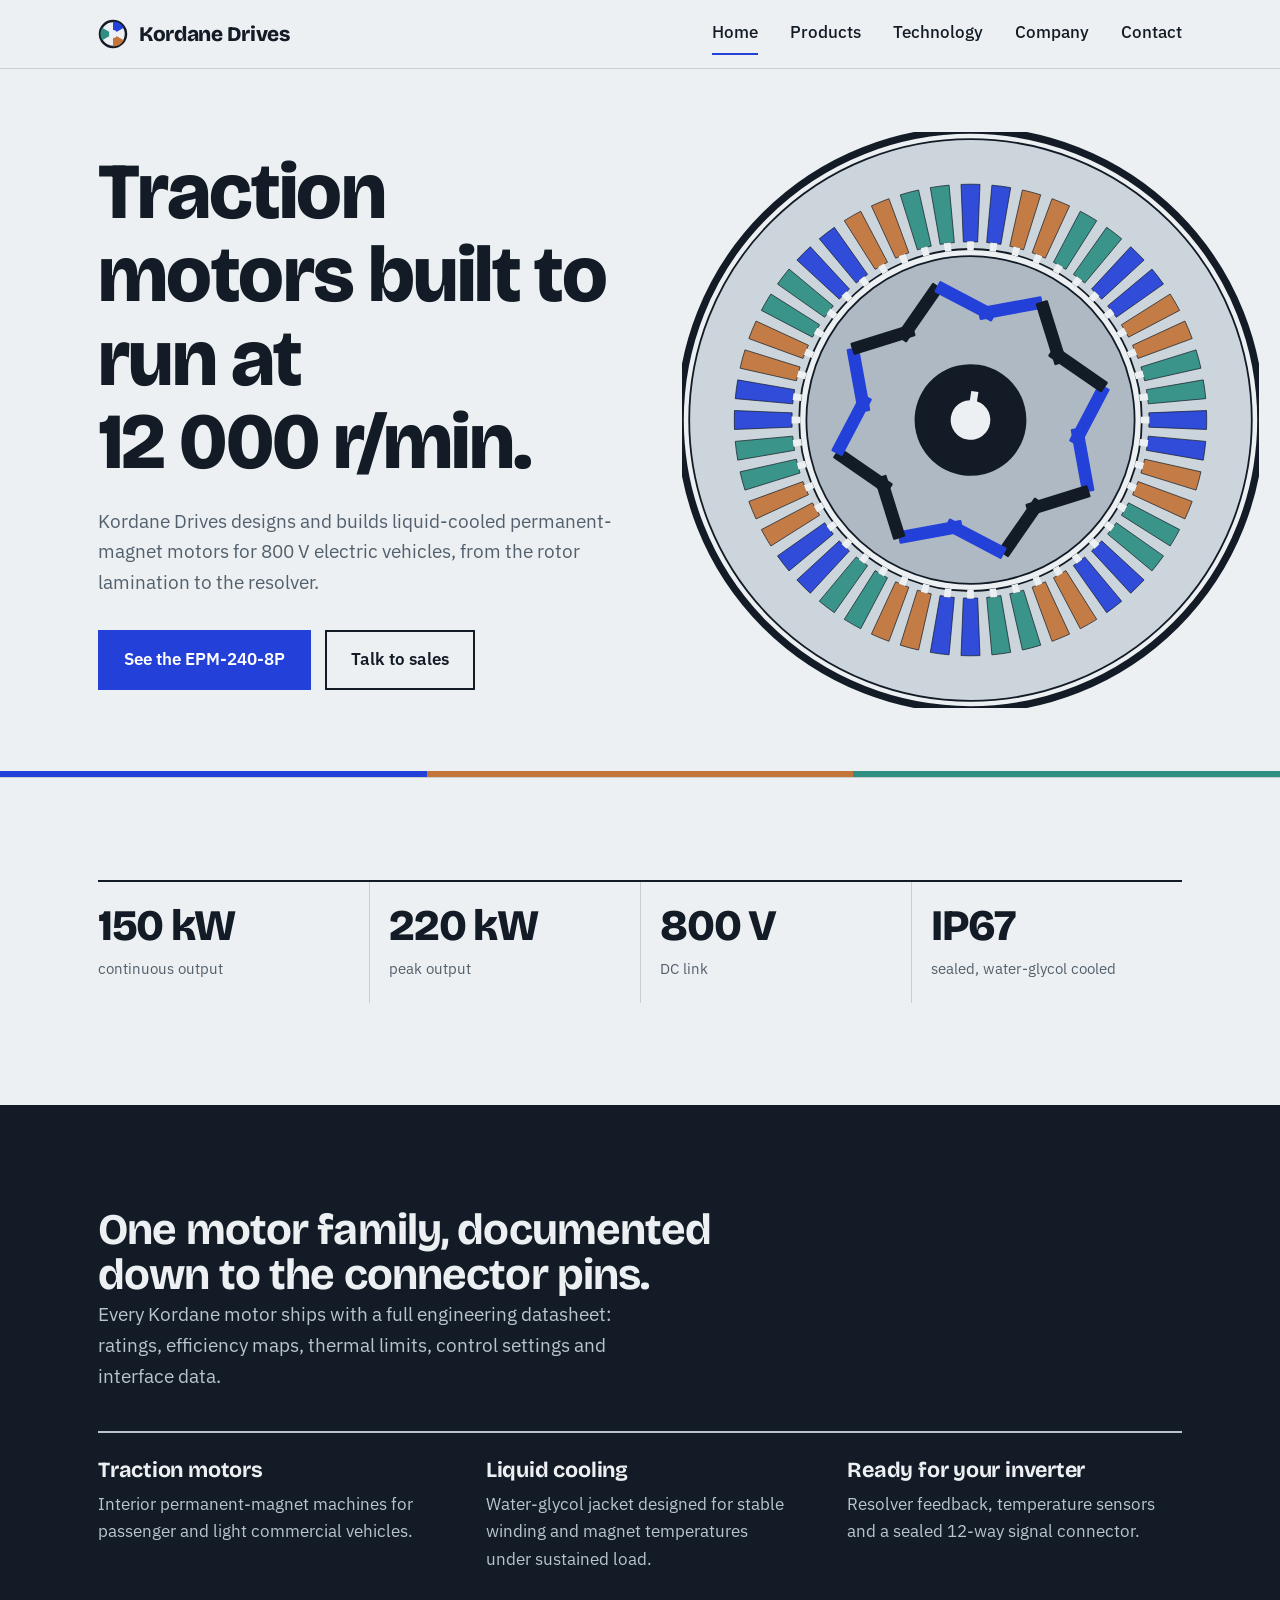
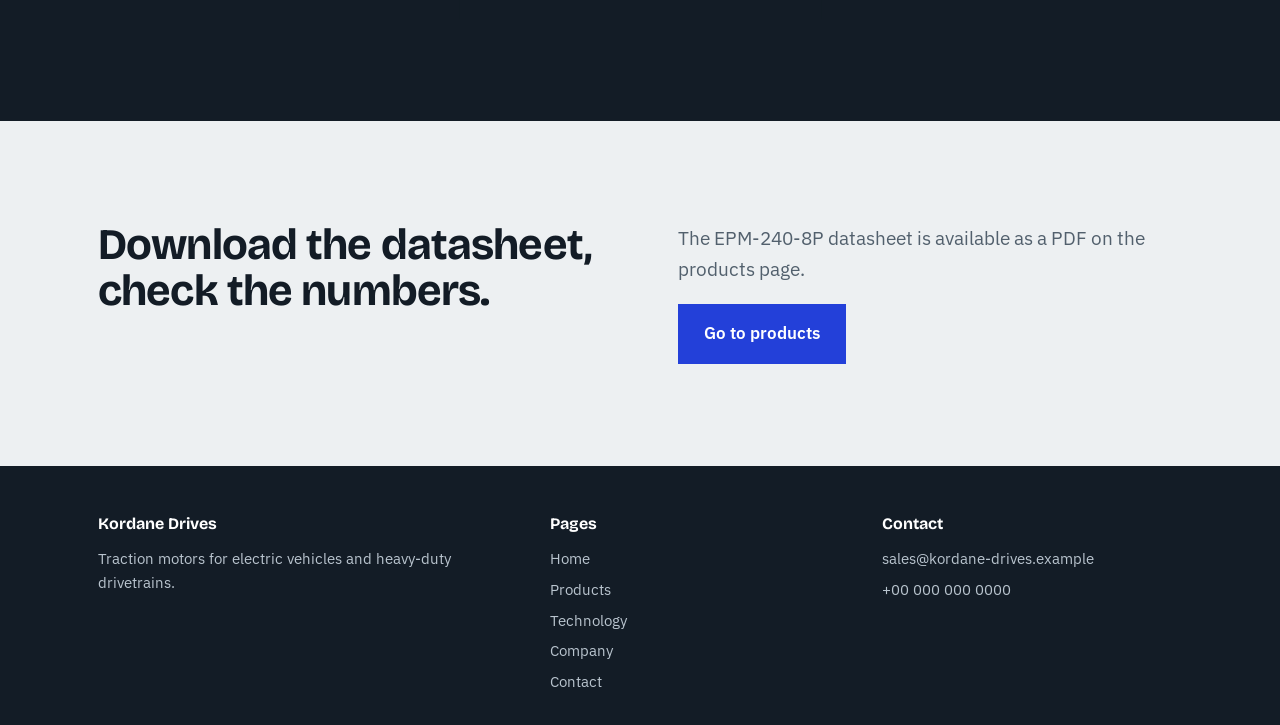
<file: index.html>
<!doctype html>
<html lang="en">
<head>
<meta charset="utf-8">
<meta name="viewport" content="width=device-width,initial-scale=1">
<title>Kordane Drives | Electric traction motors</title>
<meta name="description" content="Kordane Drives builds liquid-cooled permanent-magnet traction motors for 800 V electric vehicles.">
<link rel="preconnect" href="https://fonts.googleapis.com">
<link rel="preconnect" href="https://fonts.gstatic.com" crossorigin>
<link href="https://fonts.googleapis.com/css2?family=Bricolage+Grotesque:opsz,wght@12..96,500;12..96,700;12..96,800&family=IBM+Plex+Sans:wght@400;500;600&display=swap" rel="stylesheet">
<link rel="stylesheet" href="assets/style.css">
</head>
<body>
<header class="site-header">
  <div class="wrap">
    <a class="brand" href="index.html"><svg viewBox="0 0 30 30" aria-hidden="true"><circle cx="15" cy="15" r="13" fill="none" stroke="#131C26" stroke-width="2.5"/><path d="M15 15 L15 2.5 A12.5 12.5 0 0 1 25.8 8.75Z" fill="#2340D9"/><path d="M15 15 L25.8 21.25 A12.5 12.5 0 0 1 15 27.5Z" fill="#C4753A"/><path d="M15 15 L4.2 21.25 A12.5 12.5 0 0 1 4.2 8.75Z" fill="#2F8F83"/><circle cx="15" cy="15" r="4" fill="#EDF0F2"/></svg>Kordane Drives</a>
    <button class="menu-btn" aria-expanded="false" aria-controls="nav">Menu</button>
    <nav class="nav" id="nav" aria-label="Main"><a href="index.html" aria-current="page">Home</a><a href="products.html">Products</a><a href="technology.html">Technology</a><a href="company.html">Company</a><a href="contact.html">Contact</a></nav>
  </div>
</header>
<main>

<div class="hero">
  <div class="wrap">
    <div>
      <h1>Traction motors built to run at 12&nbsp;000&nbsp;r/min.</h1>
      <p class="lead">Kordane Drives designs and builds liquid-cooled permanent-magnet motors for 800&nbsp;V electric vehicles, from the rotor lamination to the resolver.</p>
      <div class="actions">
        <a class="btn" href="products.html">See the EPM-240-8P</a>
        <a class="btn ghost" href="contact.html">Talk to sales</a>
      </div>
    </div>
    <div class="hero-art"><img src="assets/motor.svg" alt="Cross-section of an 8-pole permanent-magnet motor with 48 stator slots" width="640" height="640"></div>
  </div>
  <div class="phases" aria-hidden="true"><i></i><i></i><i></i></div>
</div>

<section>
  <div class="wrap">
    <div class="facts">
      <div class="fact"><b>150 kW</b><span>continuous output</span></div>
      <div class="fact"><b>220 kW</b><span>peak output</span></div>
      <div class="fact"><b>800 V</b><span>DC link</span></div>
      <div class="fact"><b>IP67</b><span>sealed, water-glycol cooled</span></div>
    </div>
  </div>
</section>

<section class="dark">
  <div class="wrap">
    <div class="section-head">
      <h2>One motor family, documented down to the connector pins.</h2>
      <p class="lead">Every Kordane motor ships with a full engineering datasheet: ratings, efficiency maps, thermal limits, control settings and interface data.</p>
    </div>
    <div class="cards" style="border-color:#B9C4CE">
      <div class="card"><h3>Traction motors</h3><p>Interior permanent-magnet machines for passenger and light commercial vehicles.</p></div>
      <div class="card"><h3>Liquid cooling</h3><p>Water-glycol jacket designed for stable winding and magnet temperatures under sustained load.</p></div>
      <div class="card"><h3>Ready for your inverter</h3><p>Resolver feedback, temperature sensors and a sealed 12-way signal connector.</p></div>
    </div>
  </div>
</section>

<section>
  <div class="wrap split">
    <div><h2>Download the datasheet, check the numbers.</h2></div>
    <div>
      <p class="lead">The EPM-240-8P datasheet is available as a PDF on the products page.</p>
      <a class="btn" href="products.html">Go to products</a>
    </div>
  </div>
</section>

</main>
<footer class="site-footer">
  <div class="wrap">
    <div>
      <h4>Kordane Drives</h4>
      <p>Traction motors for electric vehicles and heavy-duty drivetrains.</p>
    </div>
    <div>
      <h4>Pages</h4>
      <ul><li><a href="index.html">Home</a></li><li><a href="products.html">Products</a></li><li><a href="technology.html">Technology</a></li><li><a href="company.html">Company</a></li><li><a href="contact.html">Contact</a></li></ul>
    </div>
    <div>
      <h4>Contact</h4>
      <ul><li>sales@kordane-drives.example</li><li>+00 000 000 0000</li></ul>
    </div>
  </div>
</footer>
<script>
const b=document.querySelector('.menu-btn'),n=document.getElementById('nav');
b.addEventListener('click',()=>{const o=n.classList.toggle('open');b.setAttribute('aria-expanded',o)});
</script>
</body>
</html>
</file>
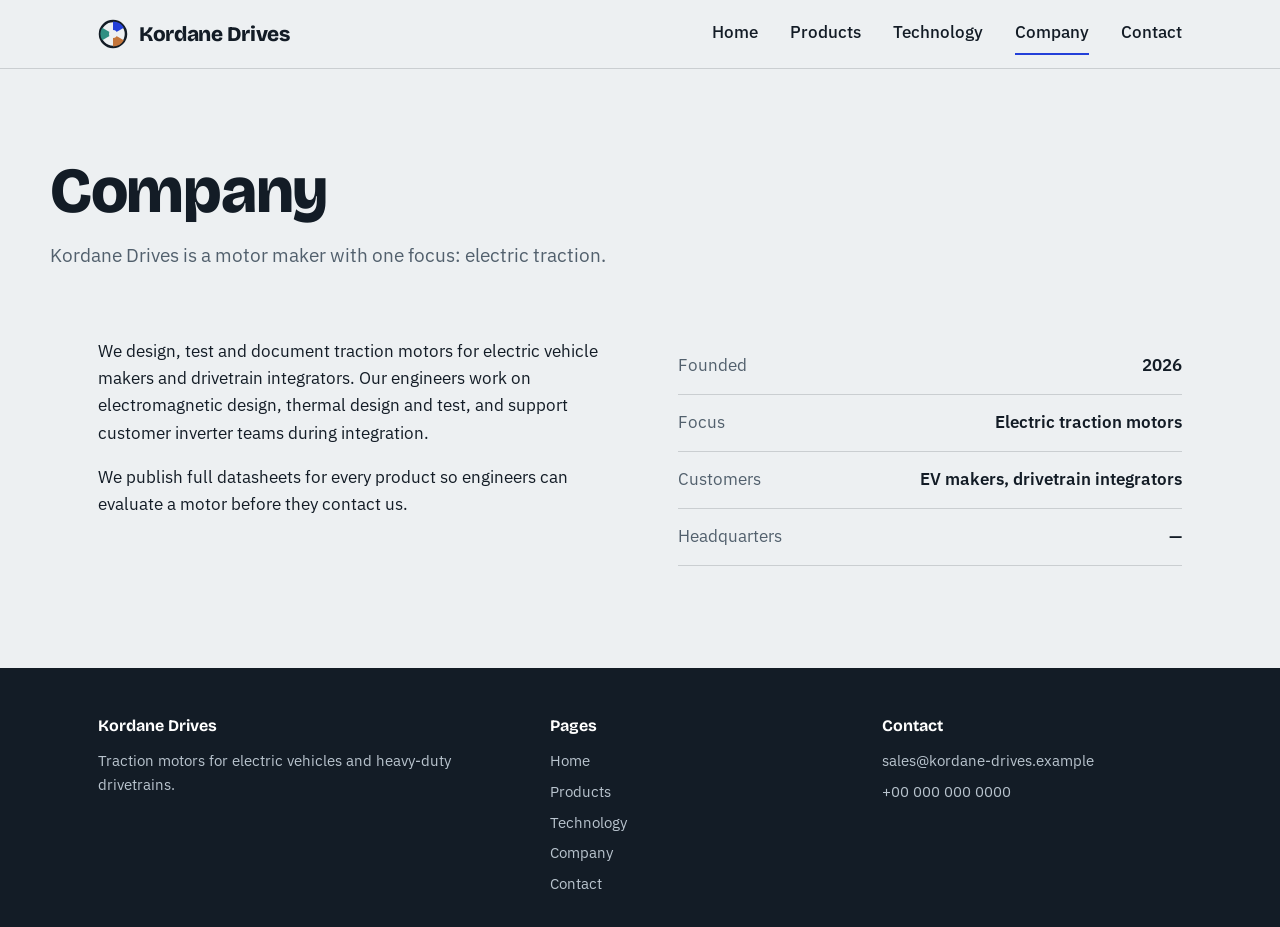
<file: company.html>
<!doctype html>
<html lang="en">
<head>
<meta charset="utf-8">
<meta name="viewport" content="width=device-width,initial-scale=1">
<title>Company | Kordane Drives</title>
<meta name="description" content="About Kordane Drives, a maker of electric traction motors.">
<link rel="preconnect" href="https://fonts.googleapis.com">
<link rel="preconnect" href="https://fonts.gstatic.com" crossorigin>
<link href="https://fonts.googleapis.com/css2?family=Bricolage+Grotesque:opsz,wght@12..96,500;12..96,700;12..96,800&family=IBM+Plex+Sans:wght@400;500;600&display=swap" rel="stylesheet">
<link rel="stylesheet" href="assets/style.css">
</head>
<body>
<header class="site-header">
  <div class="wrap">
    <a class="brand" href="index.html"><svg viewBox="0 0 30 30" aria-hidden="true"><circle cx="15" cy="15" r="13" fill="none" stroke="#131C26" stroke-width="2.5"/><path d="M15 15 L15 2.5 A12.5 12.5 0 0 1 25.8 8.75Z" fill="#2340D9"/><path d="M15 15 L25.8 21.25 A12.5 12.5 0 0 1 15 27.5Z" fill="#C4753A"/><path d="M15 15 L4.2 21.25 A12.5 12.5 0 0 1 4.2 8.75Z" fill="#2F8F83"/><circle cx="15" cy="15" r="4" fill="#EDF0F2"/></svg>Kordane Drives</a>
    <button class="menu-btn" aria-expanded="false" aria-controls="nav">Menu</button>
    <nav class="nav" id="nav" aria-label="Main"><a href="index.html">Home</a><a href="products.html">Products</a><a href="technology.html">Technology</a><a href="company.html" aria-current="page">Company</a><a href="contact.html">Contact</a></nav>
  </div>
</header>
<main>

<div class="wrap page-title">
  <h1 style="font-size:clamp(2.4rem,5vw,4.2rem)">Company</h1>
  <p class="lead" style="margin-top:1rem">Kordane Drives is a motor maker with one focus: electric traction.</p>
</div>
<section style="padding-top:1rem">
  <div class="wrap split">
    <div>
      <p>We design, test and document traction motors for electric vehicle makers and drivetrain integrators. Our engineers work on electromagnetic design, thermal design and test, and support customer inverter teams during integration.</p>
      <p>We publish full datasheets for every product so engineers can evaluate a motor before they contact us.</p>
    </div>
    <ul class="list">
      <li><span>Founded</span><span>2026</span></li>
      <li><span>Focus</span><span>Electric traction motors</span></li>
      <li><span>Customers</span><span>EV makers, drivetrain integrators</span></li>
      <li><span>Headquarters</span><span>—</span></li>
    </ul>
  </div>
</section>

</main>
<footer class="site-footer">
  <div class="wrap">
    <div>
      <h4>Kordane Drives</h4>
      <p>Traction motors for electric vehicles and heavy-duty drivetrains.</p>
    </div>
    <div>
      <h4>Pages</h4>
      <ul><li><a href="index.html">Home</a></li><li><a href="products.html">Products</a></li><li><a href="technology.html">Technology</a></li><li><a href="company.html">Company</a></li><li><a href="contact.html">Contact</a></li></ul>
    </div>
    <div>
      <h4>Contact</h4>
      <ul><li>sales@kordane-drives.example</li><li>+00 000 000 0000</li></ul>
    </div>
  </div>
</footer>
<script>
const b=document.querySelector('.menu-btn'),n=document.getElementById('nav');
b.addEventListener('click',()=>{const o=n.classList.toggle('open');b.setAttribute('aria-expanded',o)});
</script>
</body>
</html>
</file>
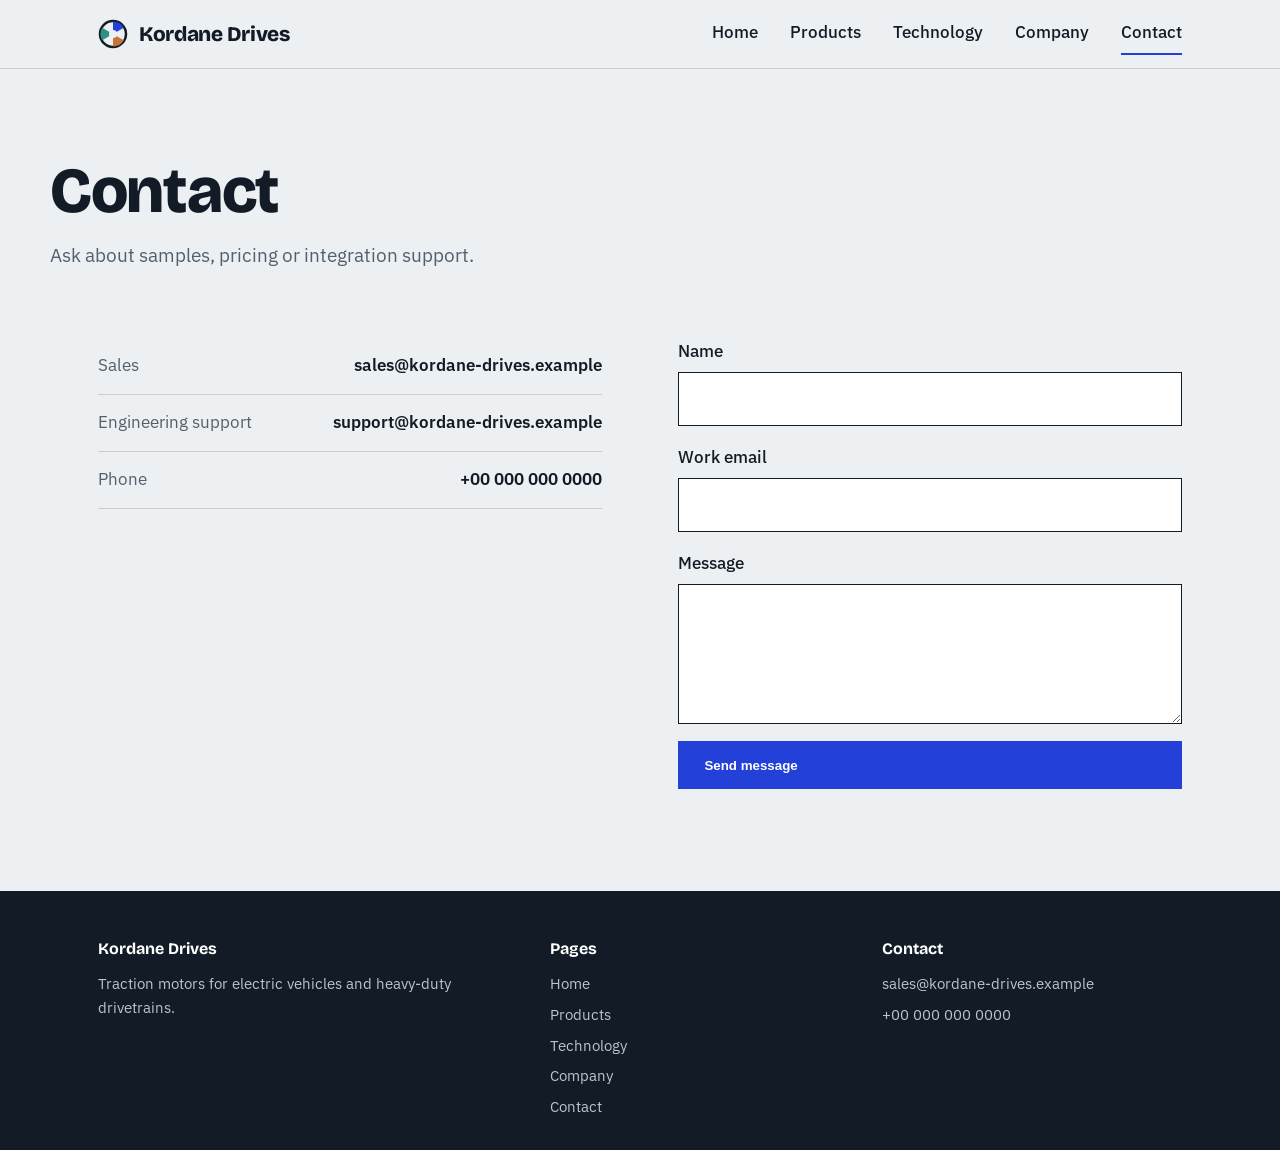
<file: contact.html>
<!doctype html>
<html lang="en">
<head>
<meta charset="utf-8">
<meta name="viewport" content="width=device-width,initial-scale=1">
<title>Contact | Kordane Drives</title>
<meta name="description" content="Contact Kordane Drives sales and engineering support.">
<link rel="preconnect" href="https://fonts.googleapis.com">
<link rel="preconnect" href="https://fonts.gstatic.com" crossorigin>
<link href="https://fonts.googleapis.com/css2?family=Bricolage+Grotesque:opsz,wght@12..96,500;12..96,700;12..96,800&family=IBM+Plex+Sans:wght@400;500;600&display=swap" rel="stylesheet">
<link rel="stylesheet" href="assets/style.css">
</head>
<body>
<header class="site-header">
  <div class="wrap">
    <a class="brand" href="index.html"><svg viewBox="0 0 30 30" aria-hidden="true"><circle cx="15" cy="15" r="13" fill="none" stroke="#131C26" stroke-width="2.5"/><path d="M15 15 L15 2.5 A12.5 12.5 0 0 1 25.8 8.75Z" fill="#2340D9"/><path d="M15 15 L25.8 21.25 A12.5 12.5 0 0 1 15 27.5Z" fill="#C4753A"/><path d="M15 15 L4.2 21.25 A12.5 12.5 0 0 1 4.2 8.75Z" fill="#2F8F83"/><circle cx="15" cy="15" r="4" fill="#EDF0F2"/></svg>Kordane Drives</a>
    <button class="menu-btn" aria-expanded="false" aria-controls="nav">Menu</button>
    <nav class="nav" id="nav" aria-label="Main"><a href="index.html">Home</a><a href="products.html">Products</a><a href="technology.html">Technology</a><a href="company.html">Company</a><a href="contact.html" aria-current="page">Contact</a></nav>
  </div>
</header>
<main>

<div class="wrap page-title">
  <h1 style="font-size:clamp(2.4rem,5vw,4.2rem)">Contact</h1>
  <p class="lead" style="margin-top:1rem">Ask about samples, pricing or integration support.</p>
</div>
<section style="padding-top:1rem">
  <div class="wrap split">
    <ul class="list">
      <li><span>Sales</span><span>sales@kordane-drives.example</span></li>
      <li><span>Engineering support</span><span>support@kordane-drives.example</span></li>
      <li><span>Phone</span><span>+00 000 000 0000</span></li>
    </ul>
    <form onsubmit="event.preventDefault();this.querySelector('button').textContent='Message sent'">
      <label>Name<input name="name" required autocomplete="name"></label>
      <label>Work email<input type="email" name="email" required autocomplete="email"></label>
      <label>Message<textarea name="message" required></textarea></label>
      <button class="btn" type="submit">Send message</button>
    </form>
  </div>
</section>

</main>
<footer class="site-footer">
  <div class="wrap">
    <div>
      <h4>Kordane Drives</h4>
      <p>Traction motors for electric vehicles and heavy-duty drivetrains.</p>
    </div>
    <div>
      <h4>Pages</h4>
      <ul><li><a href="index.html">Home</a></li><li><a href="products.html">Products</a></li><li><a href="technology.html">Technology</a></li><li><a href="company.html">Company</a></li><li><a href="contact.html">Contact</a></li></ul>
    </div>
    <div>
      <h4>Contact</h4>
      <ul><li>sales@kordane-drives.example</li><li>+00 000 000 0000</li></ul>
    </div>
  </div>
</footer>
<script>
const b=document.querySelector('.menu-btn'),n=document.getElementById('nav');
b.addEventListener('click',()=>{const o=n.classList.toggle('open');b.setAttribute('aria-expanded',o)});
</script>
</body>
</html>
</file>
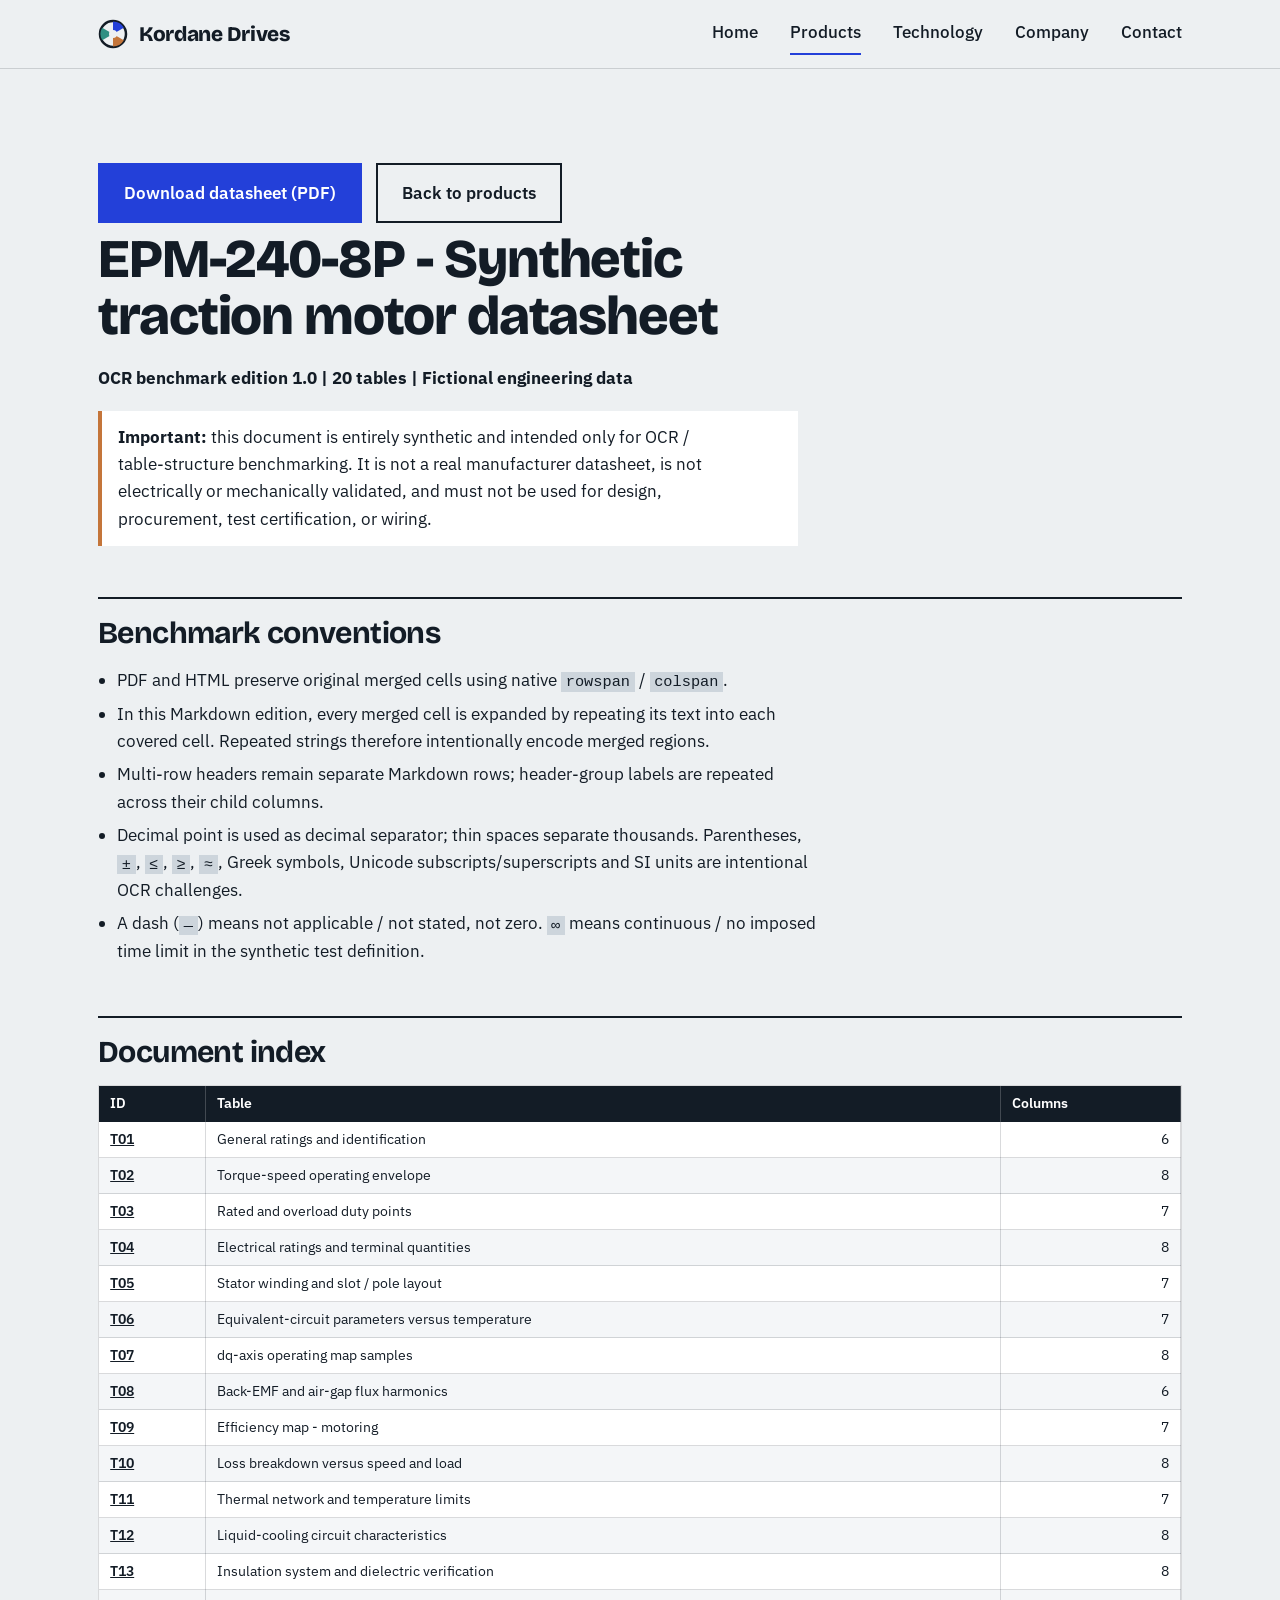
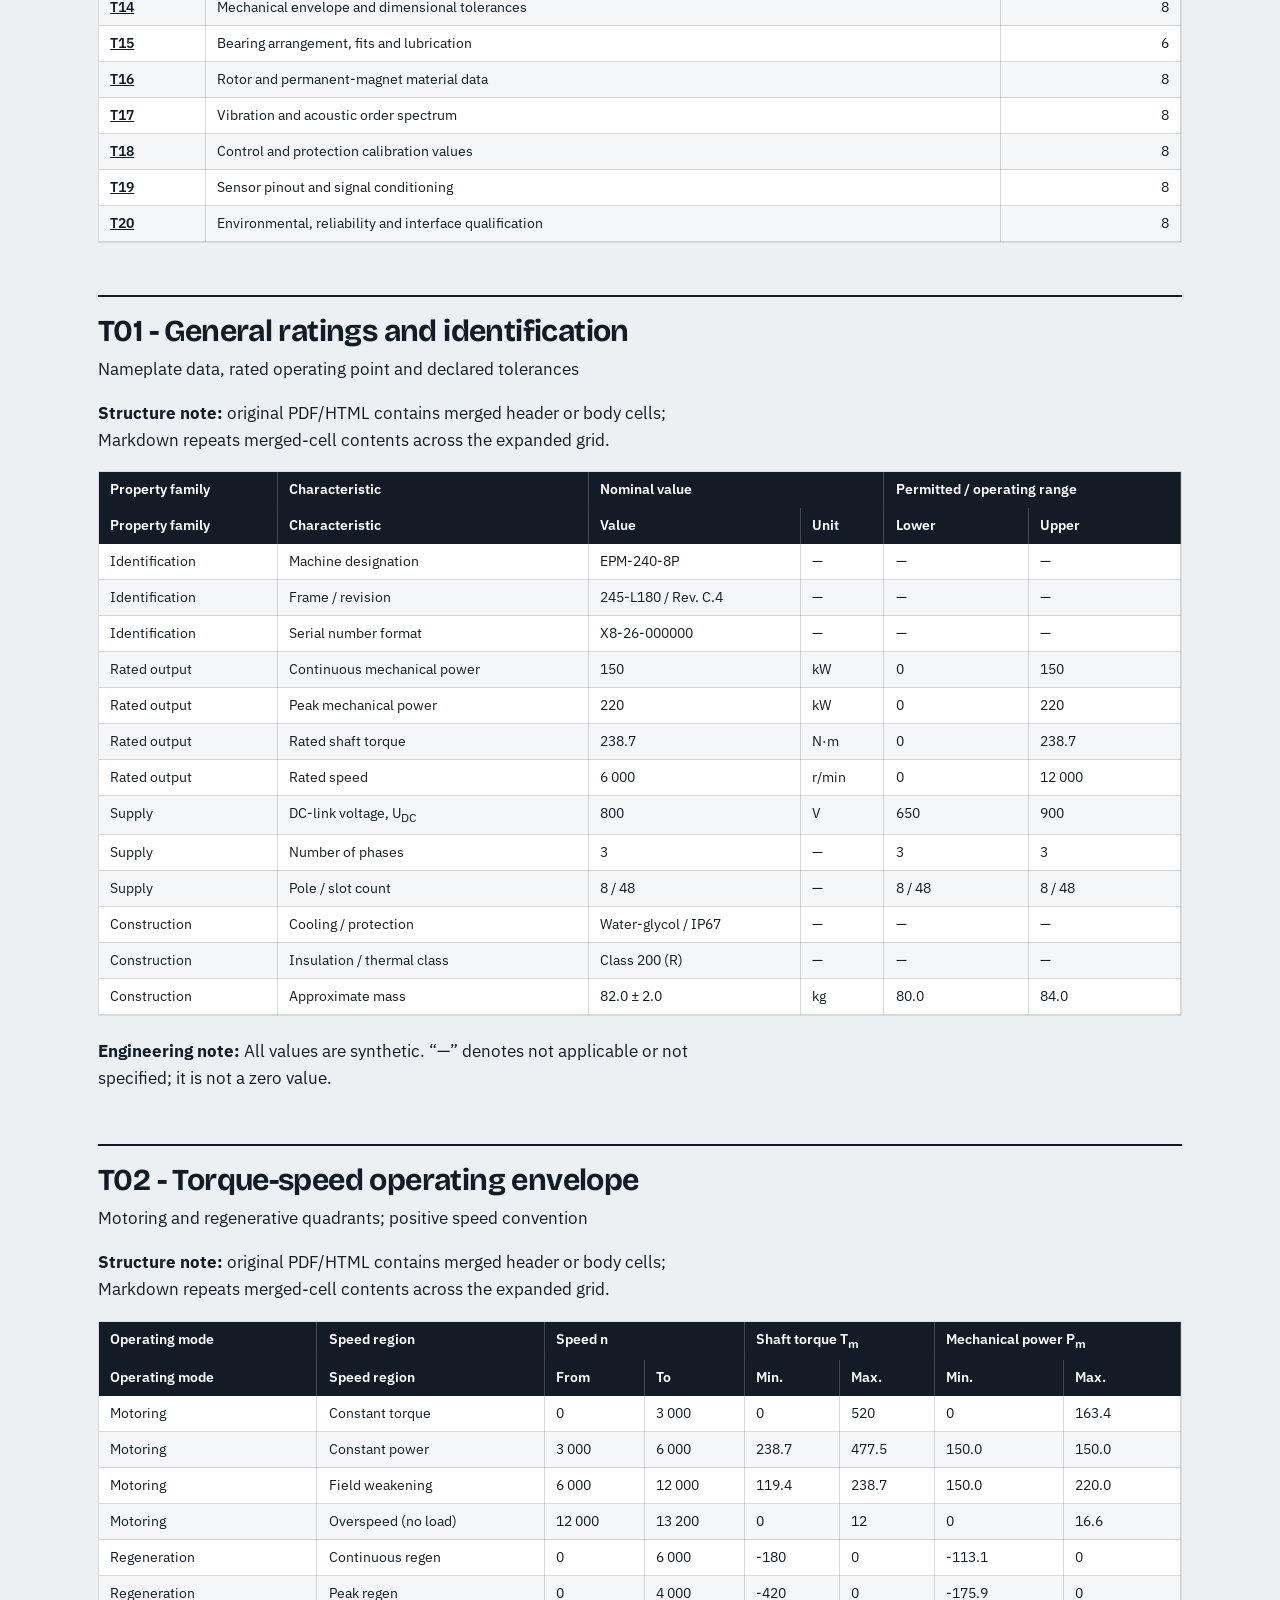
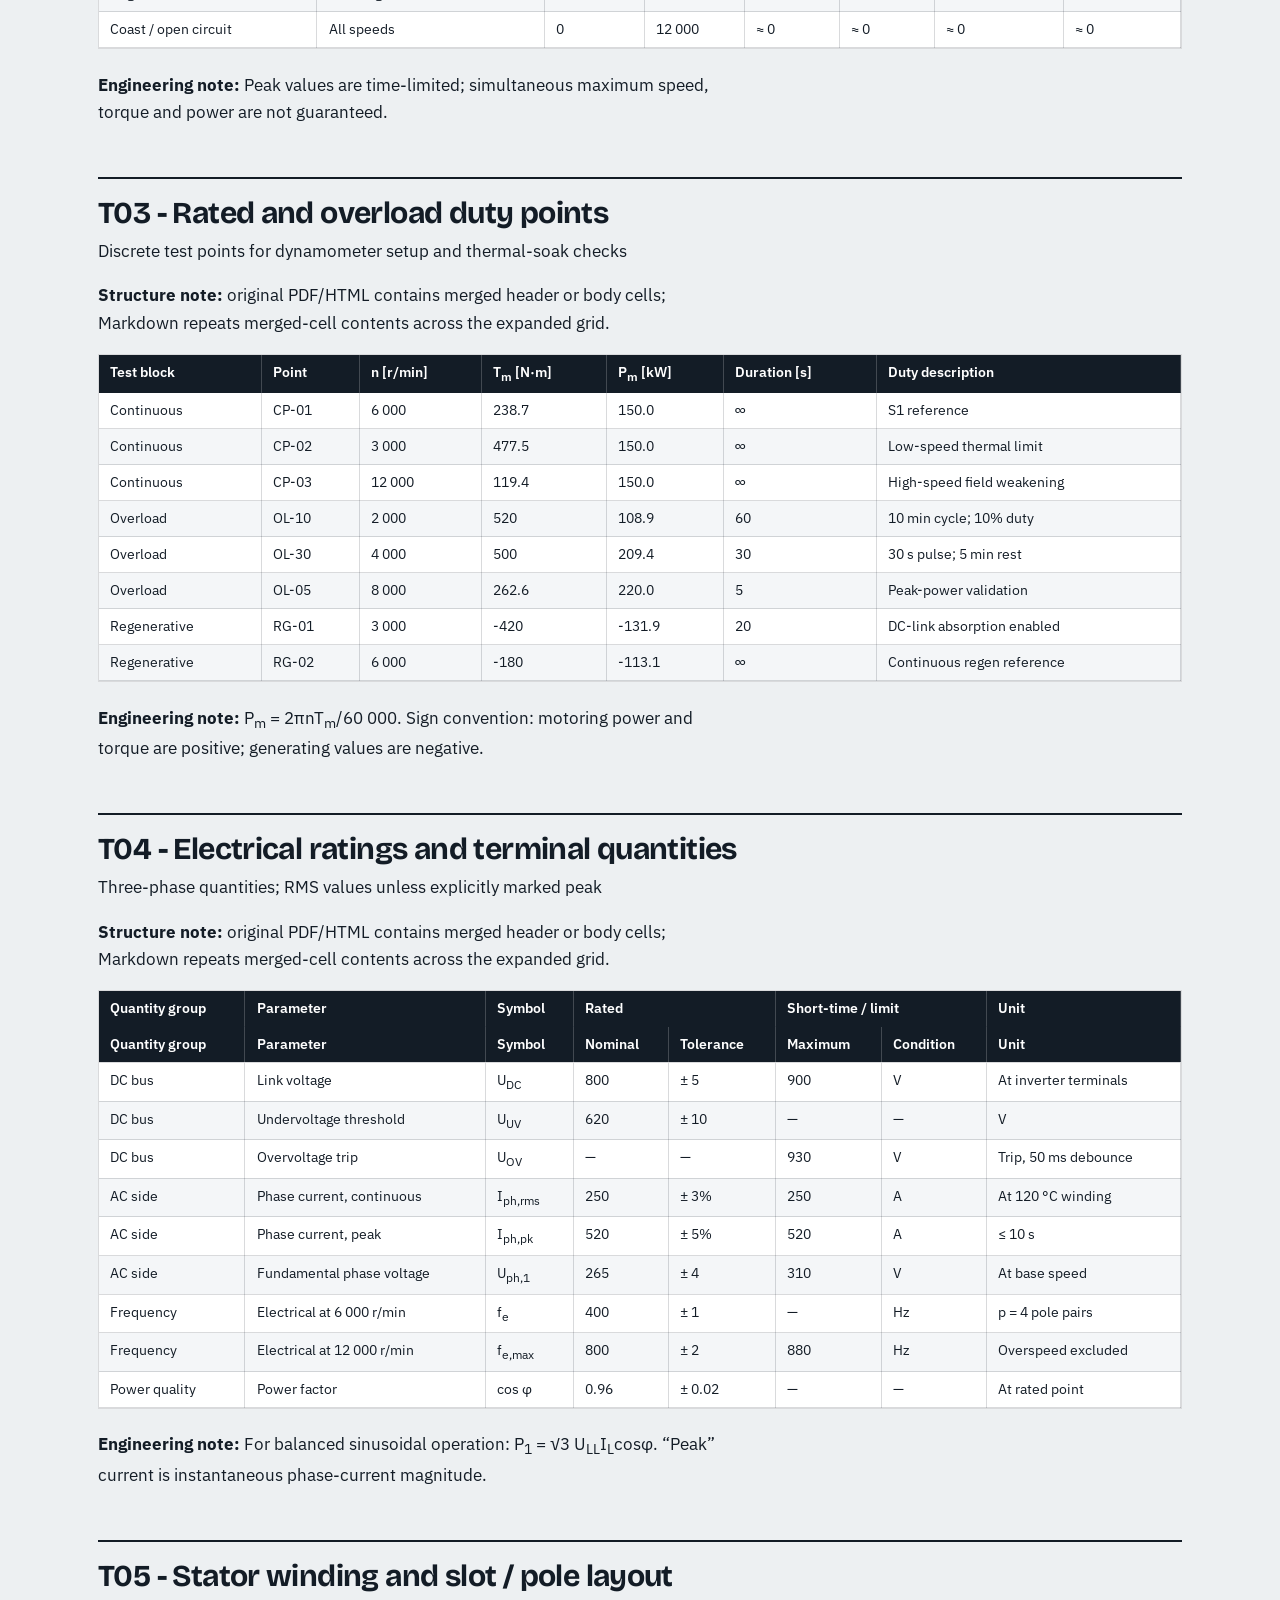
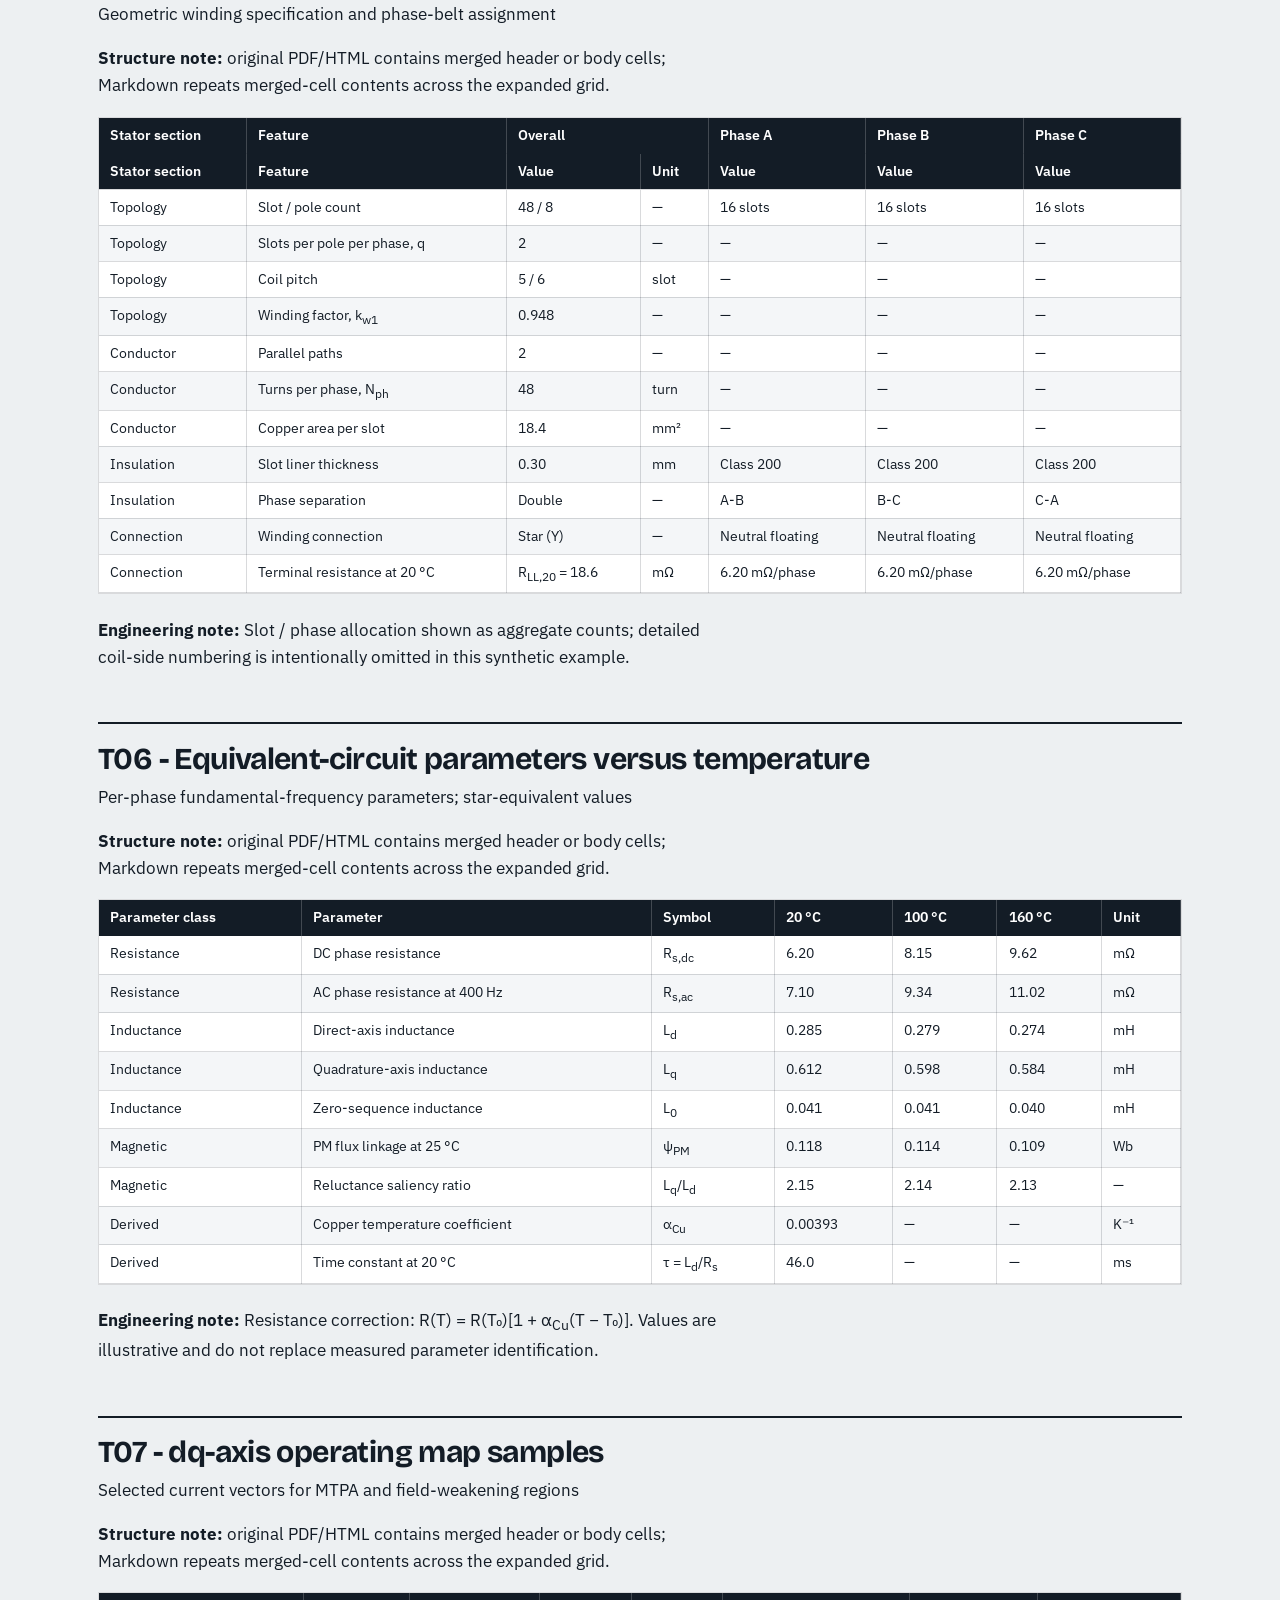
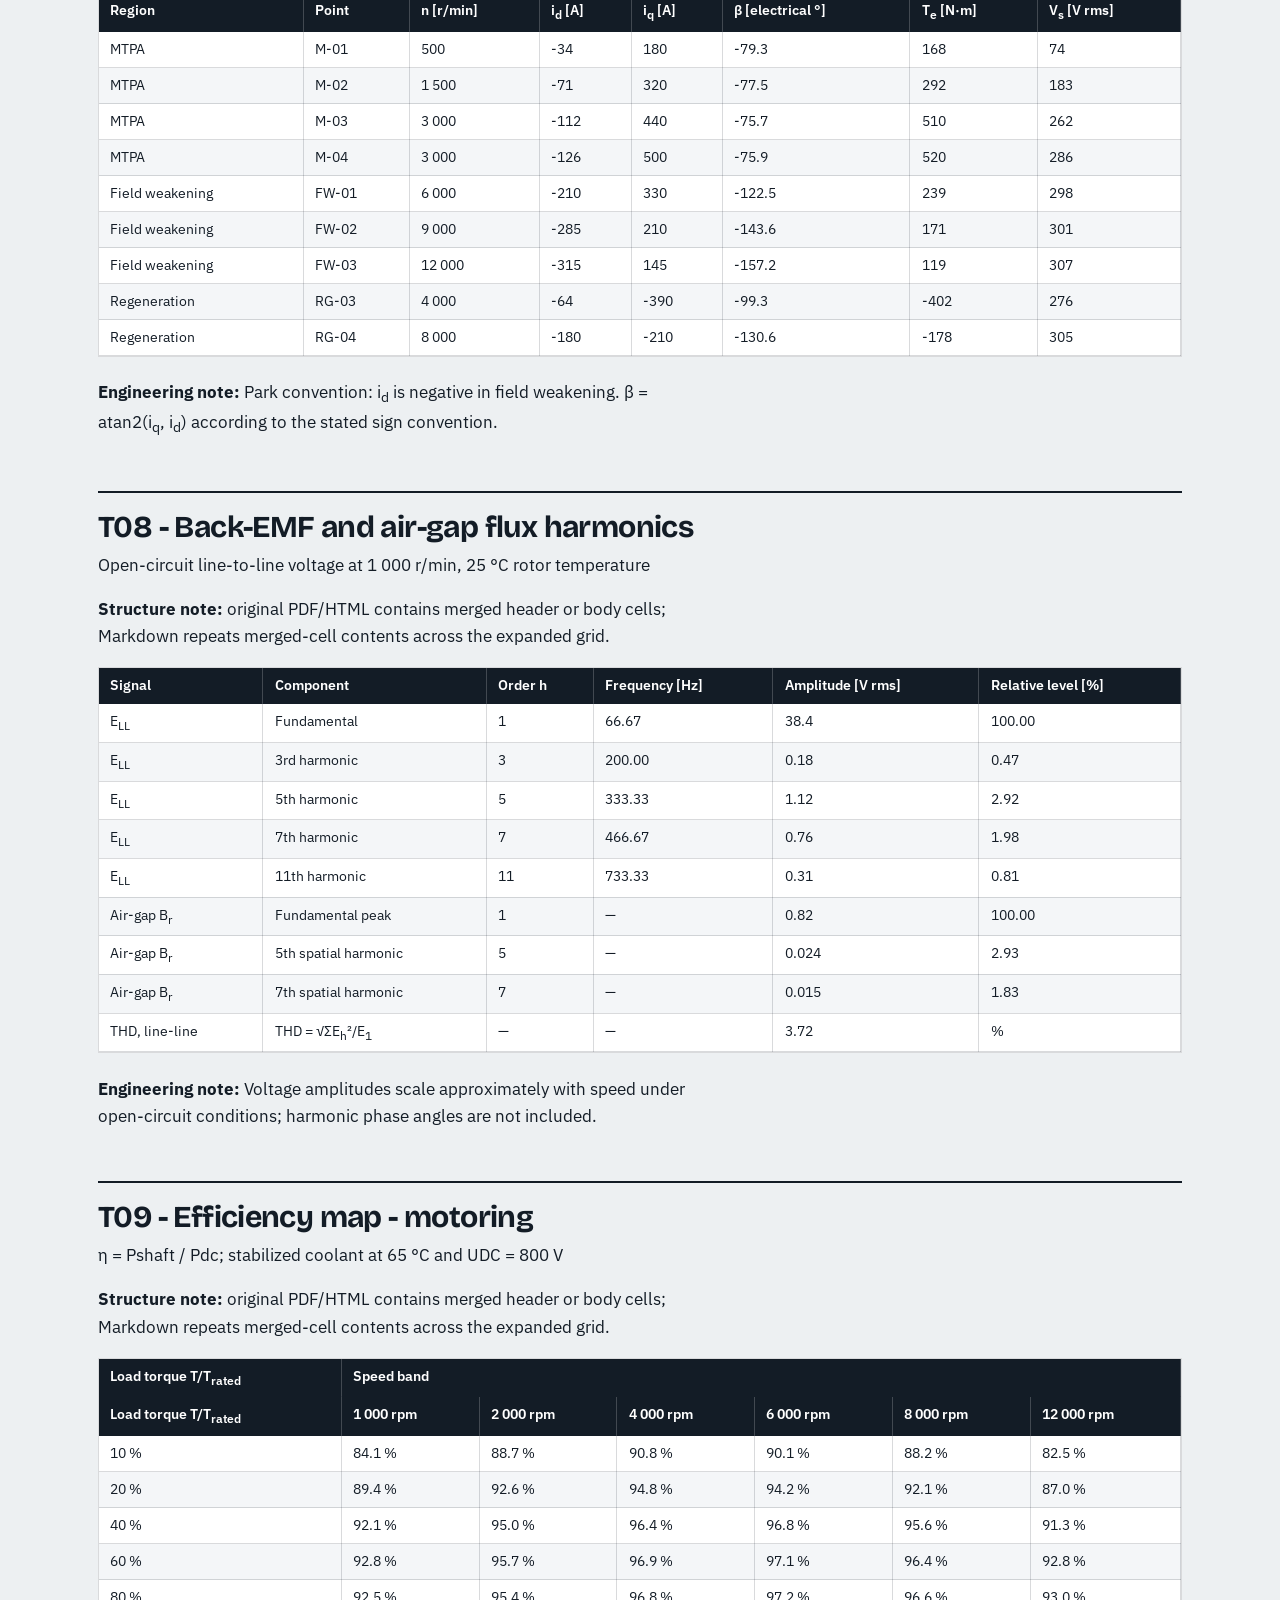
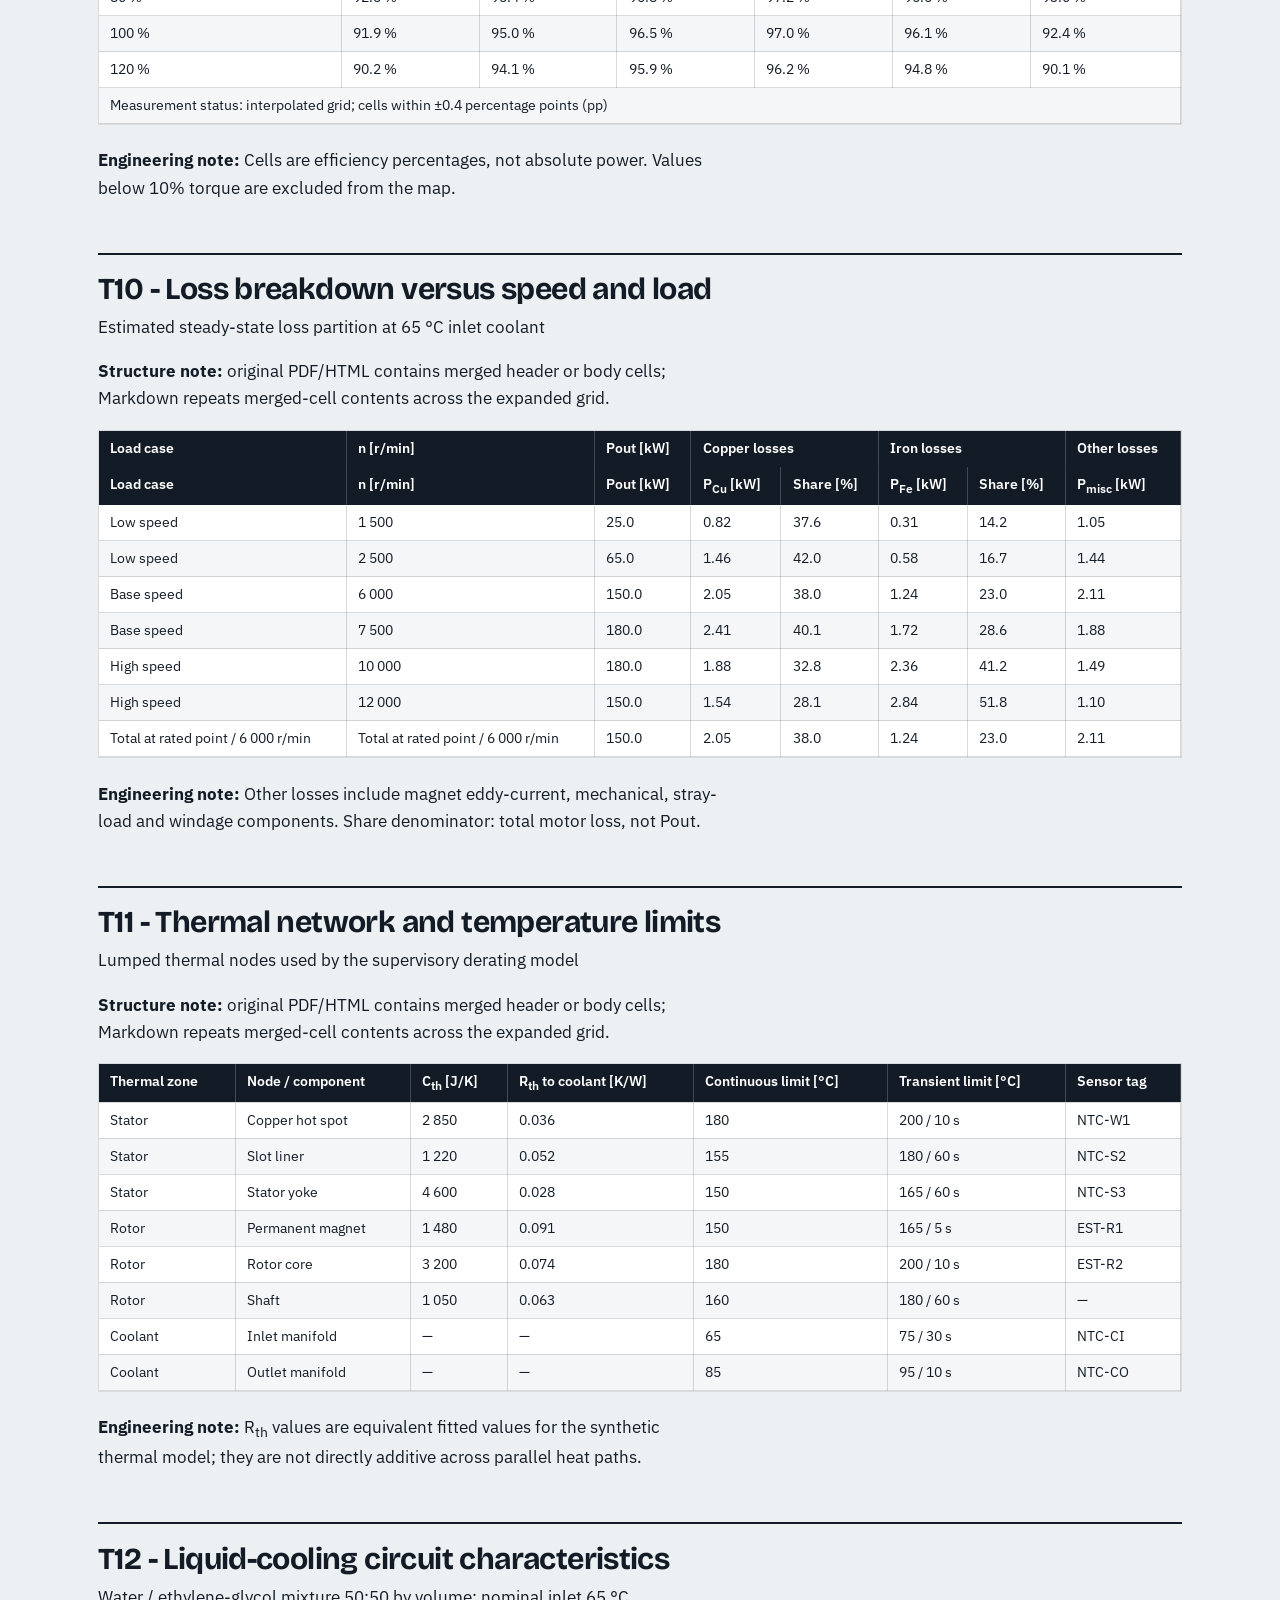
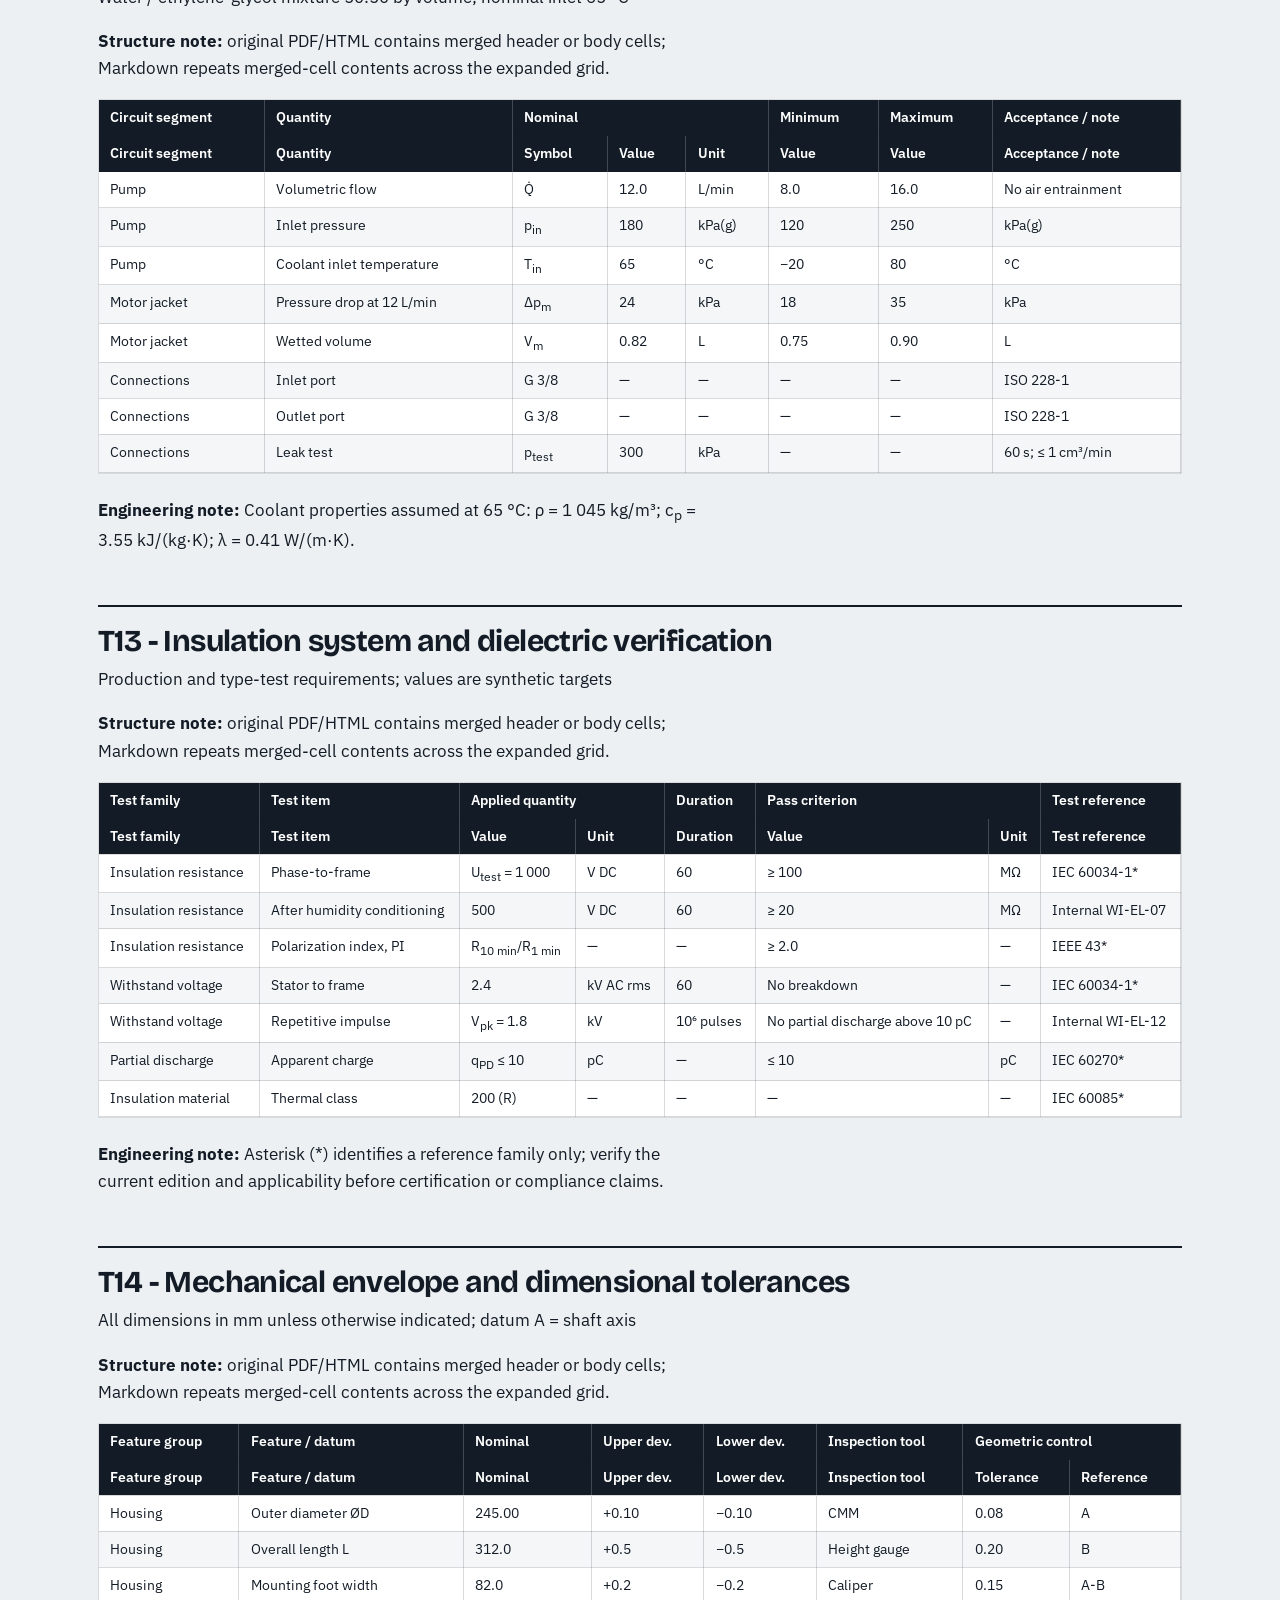
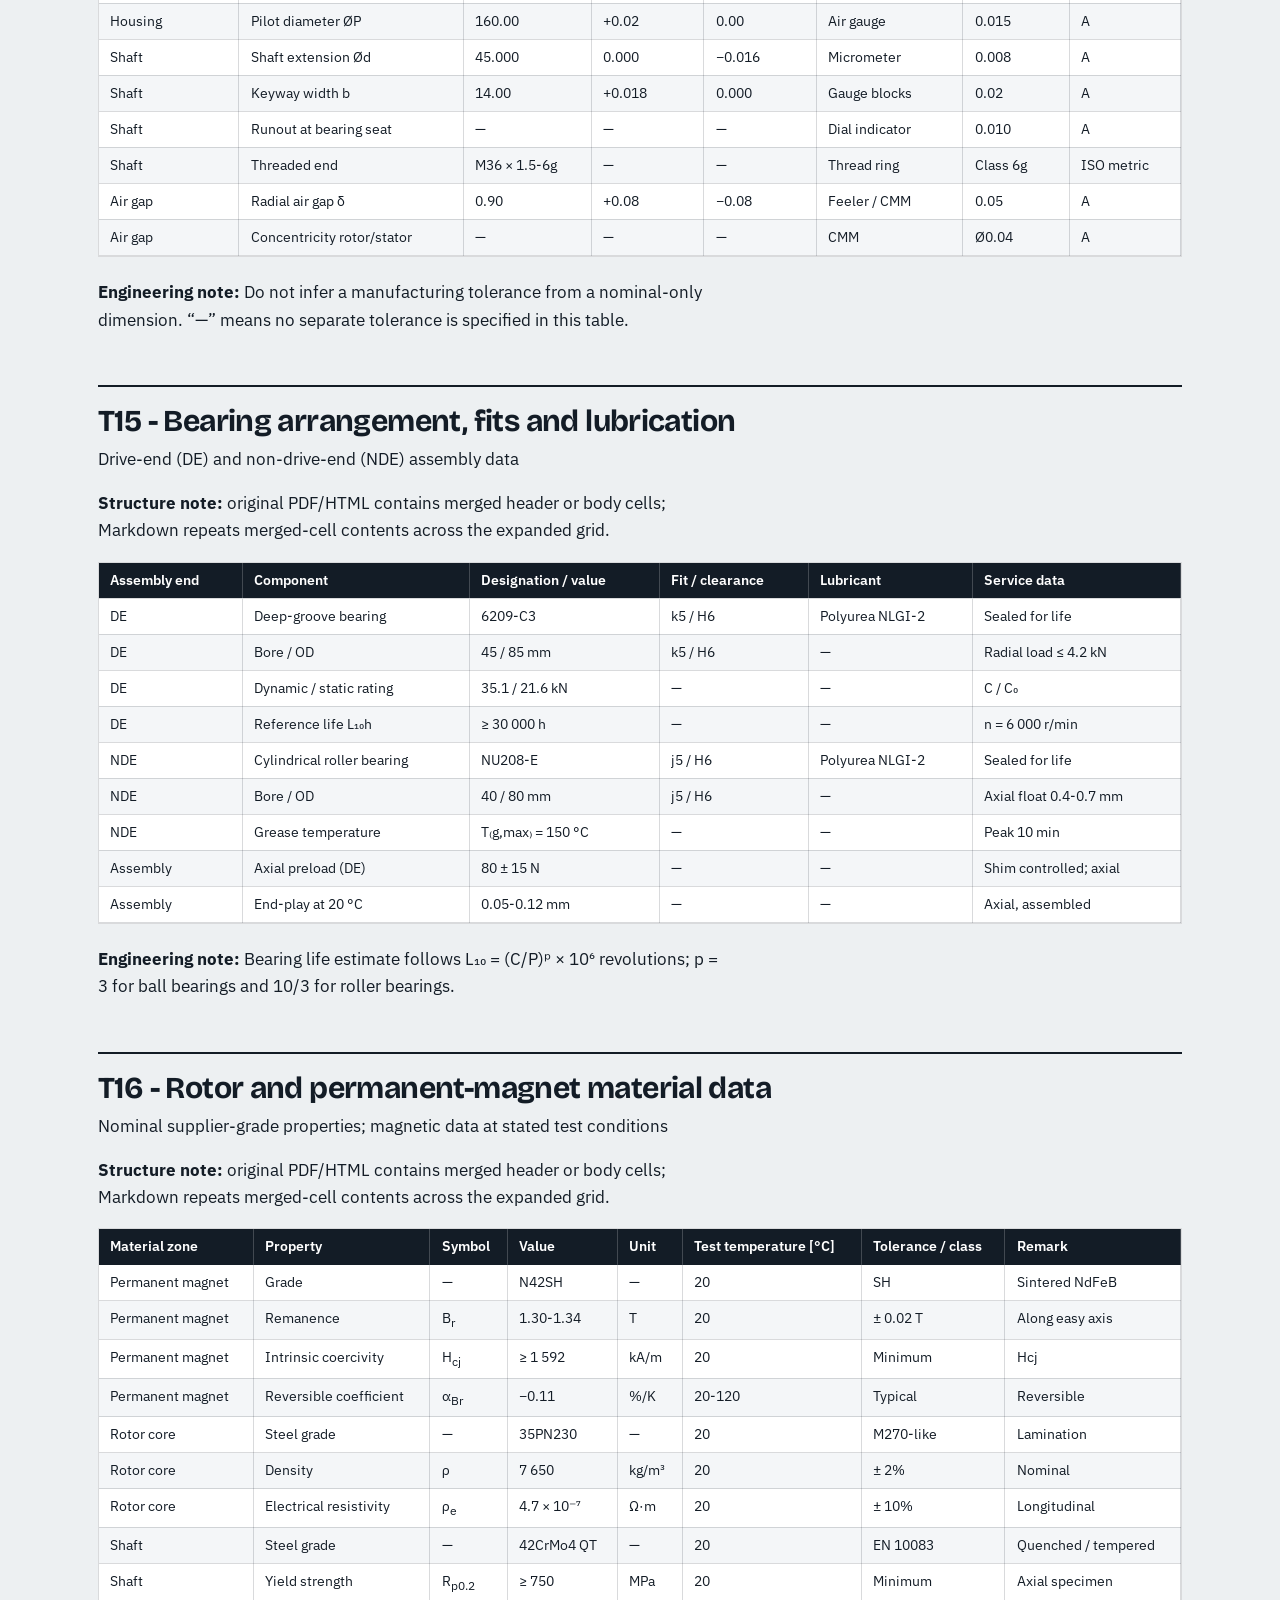
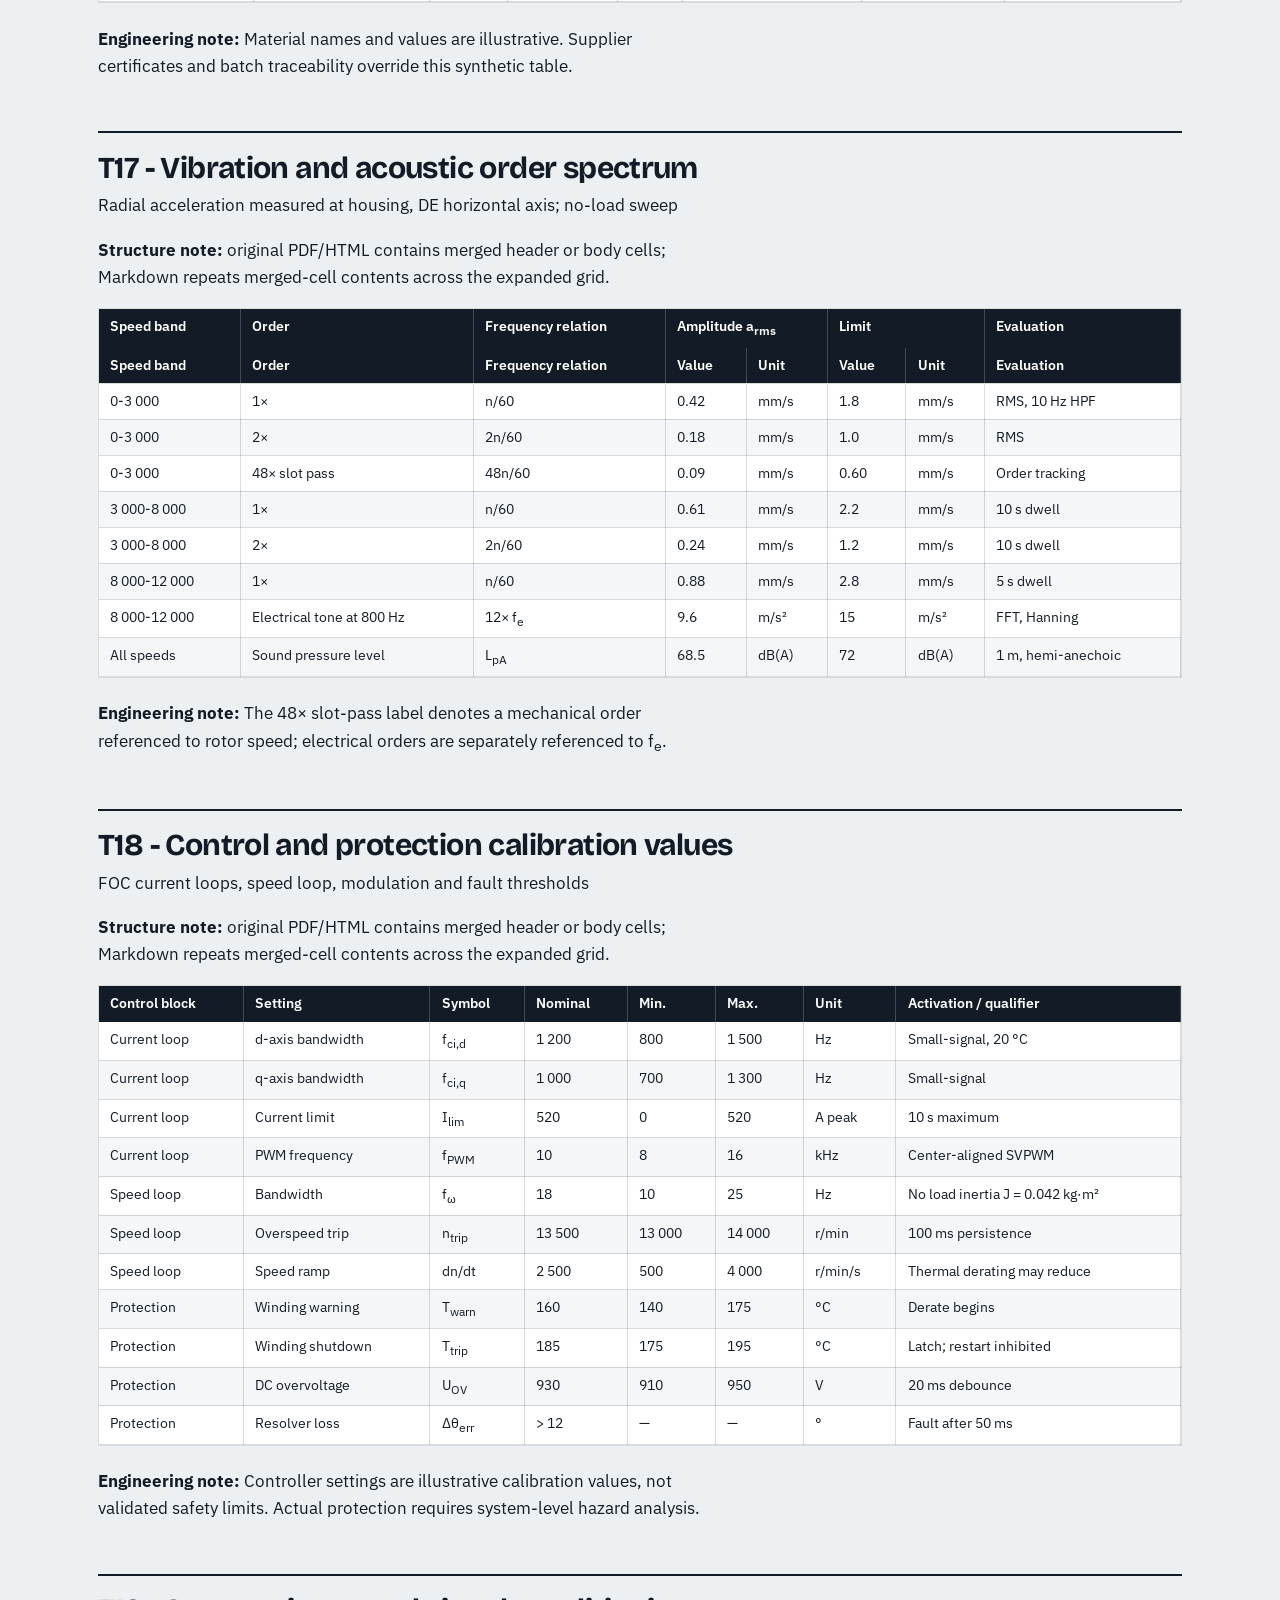
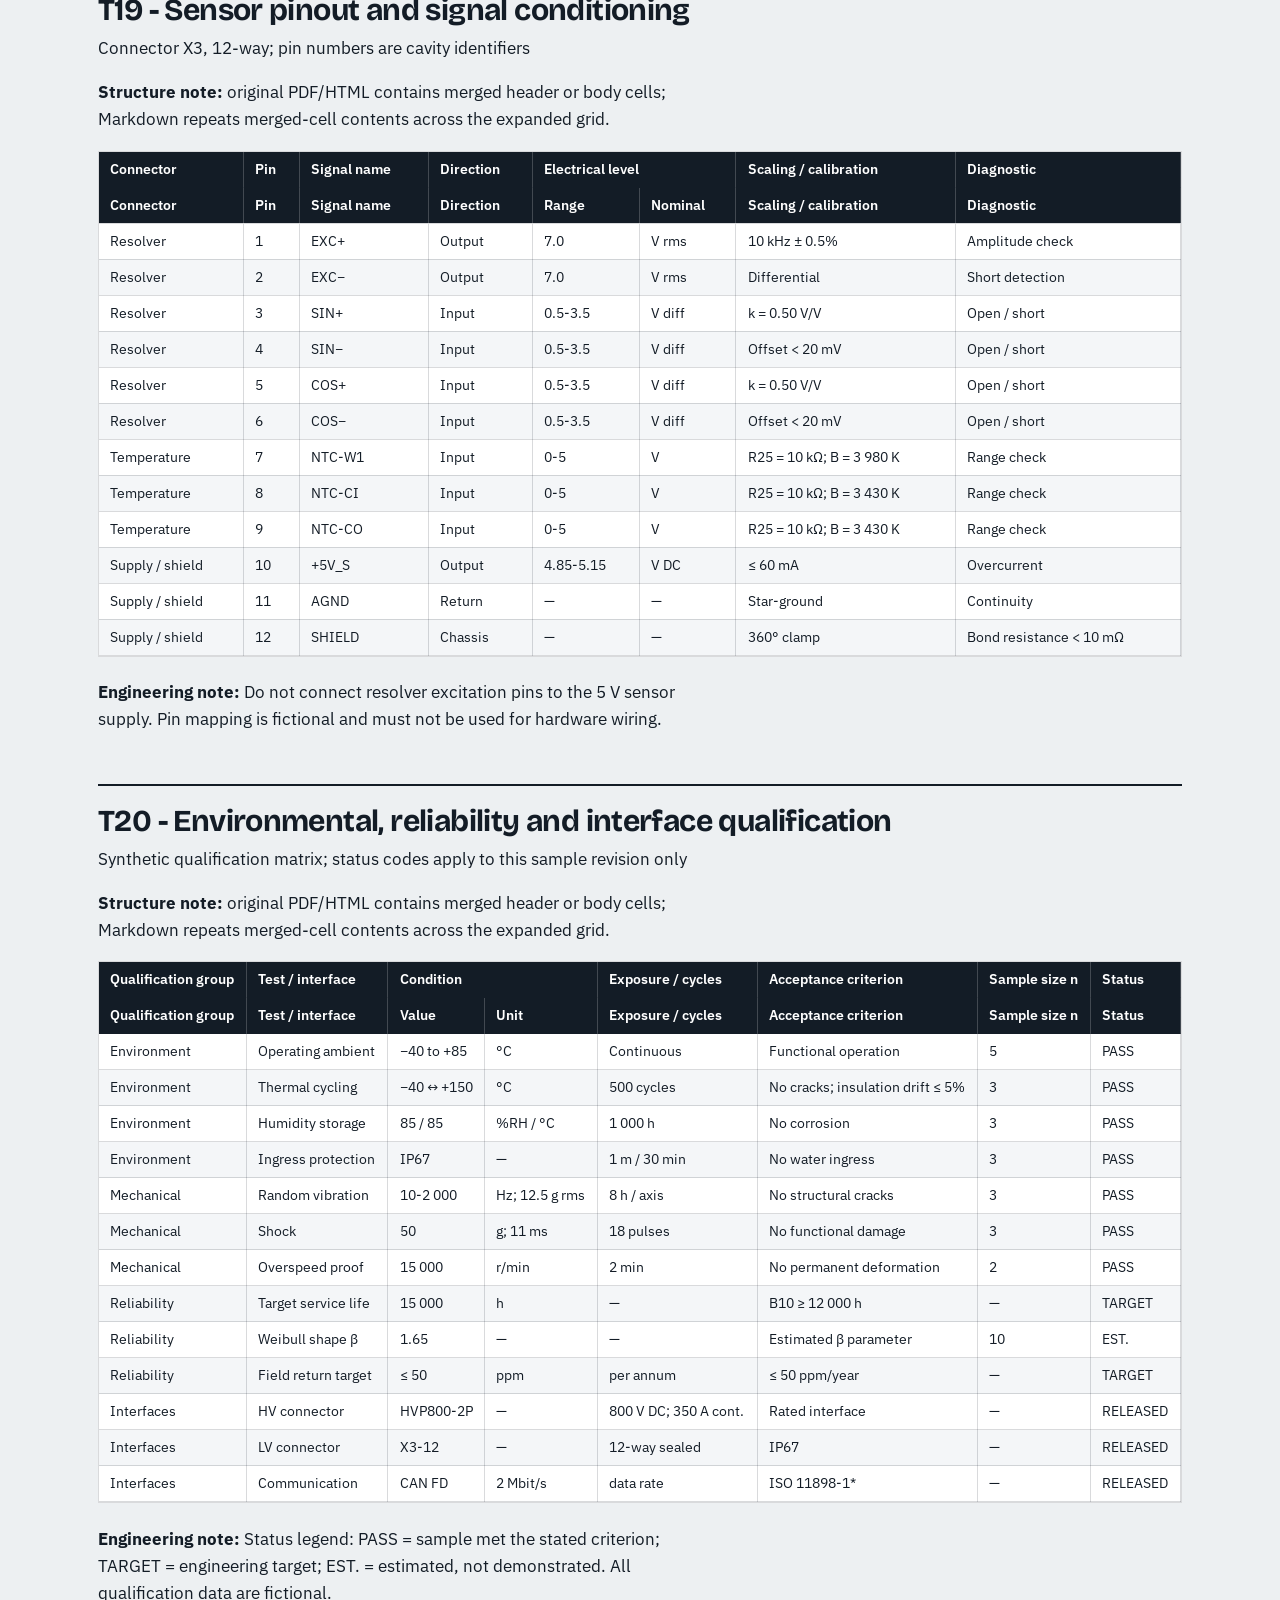
<file: EPM-240-8P_Datasheet – 8-Pole_48-Slot_PMSM_Traction_Motor_150_kW_800V_12000rpm-Kordane_Drives.html>
<!doctype html>
<html lang="en">
<head>
<meta charset="utf-8">
<meta name="viewport" content="width=device-width,initial-scale=1">
<title>EPM-240-8P datasheet | Kordane Drives</title>
<meta name="description" content="Full EPM-240-8P traction motor datasheet in HTML: ratings, torque-speed envelope, electrical data, losses, thermal, cooling, mechanical, bearings, control and interfaces.">
<link rel="preconnect" href="https://fonts.googleapis.com">
<link rel="preconnect" href="https://fonts.gstatic.com" crossorigin>
<link href="https://fonts.googleapis.com/css2?family=Bricolage+Grotesque:opsz,wght@12..96,500;12..96,700;12..96,800&family=IBM+Plex+Sans:wght@400;500;600&display=swap" rel="stylesheet">
<link rel="stylesheet" href="assets/style.css">
<style>
.datasheet{padding-top:clamp(2.5rem,6vw,4.5rem);padding-bottom:5rem}
.datasheet h1{font-size:clamp(2rem,4.4vw,3.4rem);margin-bottom:1.2rem;max-width:20ch}
.datasheet h2{font-size:clamp(1.4rem,2.4vw,1.9rem);margin:3.2rem 0 .5rem;padding-top:1.2rem;border-top:2px solid var(--ink);scroll-margin-top:84px}
.datasheet blockquote{margin:1.2rem 0;border-left:4px solid var(--copper);background:#fff;padding:.8rem 1rem;max-width:70ch}
.datasheet blockquote p{margin:0}
.datasheet ul{max-width:72ch;padding-left:1.2rem}
.datasheet li{margin-bottom:.4rem}
.datasheet code{font-size:.9em;background:var(--steel);padding:.05em .3em}
.datasheet .actions{display:flex;flex-wrap:wrap;gap:.9rem;margin:1.4rem 0 .5rem}
.table-wrap{overflow-x:auto;margin:1rem 0 1.4rem;border:1px solid var(--line);background:#fff}
.table-wrap table{border-collapse:collapse;width:100%;font-size:.88rem;line-height:1.35}
.table-wrap th,.table-wrap td{padding:.5rem .7rem;border-bottom:1px solid var(--line);border-right:1px solid var(--line);text-align:left;vertical-align:top;white-space:nowrap}
.table-wrap thead th{background:var(--ink);color:#fff;font-weight:600;border-right-color:rgba(255,255,255,.2)}
.table-wrap td.num{text-align:right}
.table-wrap tbody tr:nth-child(even){background:#F4F6F8}
.table-wrap td a{font-weight:600}
</style>
</head>
<body>
<header class="site-header">
  <div class="wrap">
    <a class="brand" href="index.html"><svg viewBox="0 0 30 30" aria-hidden="true"><circle cx="15" cy="15" r="13" fill="none" stroke="#131C26" stroke-width="2.5"/><path d="M15 15 L15 2.5 A12.5 12.5 0 0 1 25.8 8.75Z" fill="#2340D9"/><path d="M15 15 L25.8 21.25 A12.5 12.5 0 0 1 15 27.5Z" fill="#C4753A"/><path d="M15 15 L4.2 21.25 A12.5 12.5 0 0 1 4.2 8.75Z" fill="#2F8F83"/><circle cx="15" cy="15" r="4" fill="#EDF0F2"/></svg>Kordane Drives</a>
    <button class="menu-btn" aria-expanded="false" aria-controls="nav">Menu</button>
    <nav class="nav" id="nav" aria-label="Main"><a href="index.html">Home</a><a href="products.html" aria-current="page">Products</a><a href="technology.html">Technology</a><a href="company.html">Company</a><a href="contact.html">Contact</a></nav>
  </div>
</header>
<main>
<article class="wrap datasheet">
<div class="actions"><a class="btn" href="datasheets/EPM-240-8P-datasheet.pdf" download>Download datasheet (PDF)</a><a class="btn ghost" href="products.html">Back to products</a></div>
<h1>EPM-240-8P - Synthetic traction motor datasheet</h1>
<p><strong>OCR benchmark edition 1.0 | 20 tables | Fictional engineering data</strong></p>
<blockquote>
<p><strong>Important:</strong> this document is entirely synthetic and intended only for OCR / table-structure benchmarking. It is not a real manufacturer datasheet, is not electrically or mechanically validated, and must not be used for design, procurement, test certification, or wiring.</p>
</blockquote>
<h2>Benchmark conventions</h2>
<ul>
<li>PDF and HTML preserve original merged cells using native <code>rowspan</code> / <code>colspan</code>.</li>
<li>In this Markdown edition, every merged cell is expanded by repeating its text into each covered cell. Repeated strings therefore intentionally encode merged regions.</li>
<li>Multi-row headers remain separate Markdown rows; header-group labels are repeated across their child columns.</li>
<li>Decimal point is used as decimal separator; thin spaces separate thousands. Parentheses, <code>±</code>, <code>≤</code>, <code>≥</code>, <code>≈</code>, Greek symbols, Unicode subscripts/superscripts and SI units are intentional OCR challenges.</li>
<li>A dash (<code>—</code>) means not applicable / not stated, not zero. <code>∞</code> means continuous / no imposed time limit in the synthetic test definition.</li>
</ul>
<h2>Document index</h2>
<div class="table-wrap" tabindex="0"><table>
<thead>
<tr><th scope="col">ID</th><th scope="col">Table</th><th scope="col">Columns</th></tr>
</thead><tbody>
<tr><td><a href="#t01">T01</a></td><td>General ratings and identification</td><td class="num">6</td></tr>
<tr><td><a href="#t02">T02</a></td><td>Torque-speed operating envelope</td><td class="num">8</td></tr>
<tr><td><a href="#t03">T03</a></td><td>Rated and overload duty points</td><td class="num">7</td></tr>
<tr><td><a href="#t04">T04</a></td><td>Electrical ratings and terminal quantities</td><td class="num">8</td></tr>
<tr><td><a href="#t05">T05</a></td><td>Stator winding and slot / pole layout</td><td class="num">7</td></tr>
<tr><td><a href="#t06">T06</a></td><td>Equivalent-circuit parameters versus temperature</td><td class="num">7</td></tr>
<tr><td><a href="#t07">T07</a></td><td>dq-axis operating map samples</td><td class="num">8</td></tr>
<tr><td><a href="#t08">T08</a></td><td>Back-EMF and air-gap flux harmonics</td><td class="num">6</td></tr>
<tr><td><a href="#t09">T09</a></td><td>Efficiency map - motoring</td><td class="num">7</td></tr>
<tr><td><a href="#t10">T10</a></td><td>Loss breakdown versus speed and load</td><td class="num">8</td></tr>
<tr><td><a href="#t11">T11</a></td><td>Thermal network and temperature limits</td><td class="num">7</td></tr>
<tr><td><a href="#t12">T12</a></td><td>Liquid-cooling circuit characteristics</td><td class="num">8</td></tr>
<tr><td><a href="#t13">T13</a></td><td>Insulation system and dielectric verification</td><td class="num">8</td></tr>
<tr><td><a href="#t14">T14</a></td><td>Mechanical envelope and dimensional tolerances</td><td class="num">8</td></tr>
<tr><td><a href="#t15">T15</a></td><td>Bearing arrangement, fits and lubrication</td><td class="num">6</td></tr>
<tr><td><a href="#t16">T16</a></td><td>Rotor and permanent-magnet material data</td><td class="num">8</td></tr>
<tr><td><a href="#t17">T17</a></td><td>Vibration and acoustic order spectrum</td><td class="num">8</td></tr>
<tr><td><a href="#t18">T18</a></td><td>Control and protection calibration values</td><td class="num">8</td></tr>
<tr><td><a href="#t19">T19</a></td><td>Sensor pinout and signal conditioning</td><td class="num">8</td></tr>
<tr><td><a href="#t20">T20</a></td><td>Environmental, reliability and interface qualification</td><td class="num">8</td></tr>
</tbody></table></div>
<h2 id="t01">T01 - General ratings and identification</h2>
<p>Nameplate data, rated operating point and declared tolerances</p>
<p><strong>Structure note:</strong> original PDF/HTML contains merged header or body cells; Markdown repeats merged-cell contents across the expanded grid.</p>
<div class="table-wrap" tabindex="0"><table>
<thead>
<tr><th scope="col">Property family</th><th scope="col">Characteristic</th><th scope="colgroup" colspan="2">Nominal value</th><th scope="colgroup" colspan="2">Permitted / operating range</th></tr>
<tr><th scope="col">Property family</th><th scope="col">Characteristic</th><th scope="col">Value</th><th scope="col">Unit</th><th scope="col">Lower</th><th scope="col">Upper</th></tr>
</thead><tbody>
<tr><td>Identification</td><td>Machine designation</td><td>EPM-240-8P</td><td>—</td><td>—</td><td>—</td></tr>
<tr><td>Identification</td><td>Frame / revision</td><td>245-L180 / Rev. C.4</td><td>—</td><td>—</td><td>—</td></tr>
<tr><td>Identification</td><td>Serial number format</td><td>X8-26-000000</td><td>—</td><td>—</td><td>—</td></tr>
<tr><td>Rated output</td><td>Continuous mechanical power</td><td>150</td><td>kW</td><td>0</td><td>150</td></tr>
<tr><td>Rated output</td><td>Peak mechanical power</td><td>220</td><td>kW</td><td>0</td><td>220</td></tr>
<tr><td>Rated output</td><td>Rated shaft torque</td><td>238.7</td><td>N·m</td><td>0</td><td>238.7</td></tr>
<tr><td>Rated output</td><td>Rated speed</td><td>6 000</td><td>r/min</td><td>0</td><td>12 000</td></tr>
<tr><td>Supply</td><td>DC-link voltage, U<sub>DC</sub></td><td>800</td><td>V</td><td>650</td><td>900</td></tr>
<tr><td>Supply</td><td>Number of phases</td><td>3</td><td>—</td><td>3</td><td>3</td></tr>
<tr><td>Supply</td><td>Pole / slot count</td><td>8 / 48</td><td>—</td><td>8 / 48</td><td>8 / 48</td></tr>
<tr><td>Construction</td><td>Cooling / protection</td><td>Water-glycol / IP67</td><td>—</td><td>—</td><td>—</td></tr>
<tr><td>Construction</td><td>Insulation / thermal class</td><td>Class 200 (R)</td><td>—</td><td>—</td><td>—</td></tr>
<tr><td>Construction</td><td>Approximate mass</td><td>82.0 ± 2.0</td><td>kg</td><td>80.0</td><td>84.0</td></tr>
</tbody></table></div>
<p><strong>Engineering note:</strong> All values are synthetic. “—” denotes not applicable or not specified; it is not a zero value.</p>
<h2 id="t02">T02 - Torque-speed operating envelope</h2>
<p>Motoring and regenerative quadrants; positive speed convention</p>
<p><strong>Structure note:</strong> original PDF/HTML contains merged header or body cells; Markdown repeats merged-cell contents across the expanded grid.</p>
<div class="table-wrap" tabindex="0"><table>
<thead>
<tr><th scope="col">Operating mode</th><th scope="col">Speed region</th><th scope="colgroup" colspan="2">Speed n</th><th scope="colgroup" colspan="2">Shaft torque T<sub>m</sub></th><th scope="colgroup" colspan="2">Mechanical power P<sub>m</sub></th></tr>
<tr><th scope="col">Operating mode</th><th scope="col">Speed region</th><th scope="col">From</th><th scope="col">To</th><th scope="col">Min.</th><th scope="col">Max.</th><th scope="col">Min.</th><th scope="col">Max.</th></tr>
</thead><tbody>
<tr><td>Motoring</td><td>Constant torque</td><td>0</td><td>3 000</td><td>0</td><td>520</td><td>0</td><td>163.4</td></tr>
<tr><td>Motoring</td><td>Constant power</td><td>3 000</td><td>6 000</td><td>238.7</td><td>477.5</td><td>150.0</td><td>150.0</td></tr>
<tr><td>Motoring</td><td>Field weakening</td><td>6 000</td><td>12 000</td><td>119.4</td><td>238.7</td><td>150.0</td><td>220.0</td></tr>
<tr><td>Motoring</td><td>Overspeed (no load)</td><td>12 000</td><td>13 200</td><td>0</td><td>12</td><td>0</td><td>16.6</td></tr>
<tr><td>Regeneration</td><td>Continuous regen</td><td>0</td><td>6 000</td><td>-180</td><td>0</td><td>-113.1</td><td>0</td></tr>
<tr><td>Regeneration</td><td>Peak regen</td><td>0</td><td>4 000</td><td>-420</td><td>0</td><td>-175.9</td><td>0</td></tr>
<tr><td>Coast / open circuit</td><td>All speeds</td><td>0</td><td>12 000</td><td>≈ 0</td><td>≈ 0</td><td>≈ 0</td><td>≈ 0</td></tr>
</tbody></table></div>
<p><strong>Engineering note:</strong> Peak values are time-limited; simultaneous maximum speed, torque and power are not guaranteed.</p>
<h2 id="t03">T03 - Rated and overload duty points</h2>
<p>Discrete test points for dynamometer setup and thermal-soak checks</p>
<p><strong>Structure note:</strong> original PDF/HTML contains merged header or body cells; Markdown repeats merged-cell contents across the expanded grid.</p>
<div class="table-wrap" tabindex="0"><table>
<thead>
<tr><th scope="col">Test block</th><th scope="col">Point</th><th scope="col">n [r/min]</th><th scope="col">T<sub>m</sub> [N·m]</th><th scope="col">P<sub>m</sub> [kW]</th><th scope="col">Duration [s]</th><th scope="col">Duty description</th></tr>
</thead><tbody>
<tr><td>Continuous</td><td>CP-01</td><td>6 000</td><td>238.7</td><td>150.0</td><td>∞</td><td>S1 reference</td></tr>
<tr><td>Continuous</td><td>CP-02</td><td>3 000</td><td>477.5</td><td>150.0</td><td>∞</td><td>Low-speed thermal limit</td></tr>
<tr><td>Continuous</td><td>CP-03</td><td>12 000</td><td>119.4</td><td>150.0</td><td>∞</td><td>High-speed field weakening</td></tr>
<tr><td>Overload</td><td>OL-10</td><td>2 000</td><td>520</td><td>108.9</td><td>60</td><td>10 min cycle; 10% duty</td></tr>
<tr><td>Overload</td><td>OL-30</td><td>4 000</td><td>500</td><td>209.4</td><td>30</td><td>30 s pulse; 5 min rest</td></tr>
<tr><td>Overload</td><td>OL-05</td><td>8 000</td><td>262.6</td><td>220.0</td><td>5</td><td>Peak-power validation</td></tr>
<tr><td>Regenerative</td><td>RG-01</td><td>3 000</td><td>-420</td><td>-131.9</td><td>20</td><td>DC-link absorption enabled</td></tr>
<tr><td>Regenerative</td><td>RG-02</td><td>6 000</td><td>-180</td><td>-113.1</td><td>∞</td><td>Continuous regen reference</td></tr>
</tbody></table></div>
<p><strong>Engineering note:</strong> P<sub>m</sub> = 2πnT<sub>m</sub>/60 000. Sign convention: motoring power and torque are positive; generating values are negative.</p>
<h2 id="t04">T04 - Electrical ratings and terminal quantities</h2>
<p>Three-phase quantities; RMS values unless explicitly marked peak</p>
<p><strong>Structure note:</strong> original PDF/HTML contains merged header or body cells; Markdown repeats merged-cell contents across the expanded grid.</p>
<div class="table-wrap" tabindex="0"><table>
<thead>
<tr><th scope="col">Quantity group</th><th scope="col">Parameter</th><th scope="col">Symbol</th><th scope="colgroup" colspan="2">Rated</th><th scope="colgroup" colspan="2">Short-time / limit</th><th scope="col">Unit</th></tr>
<tr><th scope="col">Quantity group</th><th scope="col">Parameter</th><th scope="col">Symbol</th><th scope="col">Nominal</th><th scope="col">Tolerance</th><th scope="col">Maximum</th><th scope="col">Condition</th><th scope="col">Unit</th></tr>
</thead><tbody>
<tr><td>DC bus</td><td>Link voltage</td><td>U<sub>DC</sub></td><td>800</td><td>± 5</td><td>900</td><td>V</td><td>At inverter terminals</td></tr>
<tr><td>DC bus</td><td>Undervoltage threshold</td><td>U<sub>UV</sub></td><td>620</td><td>± 10</td><td>—</td><td>—</td><td>V</td></tr>
<tr><td>DC bus</td><td>Overvoltage trip</td><td>U<sub>OV</sub></td><td>—</td><td>—</td><td>930</td><td>V</td><td>Trip, 50 ms debounce</td></tr>
<tr><td>AC side</td><td>Phase current, continuous</td><td>I<sub>ph,rms</sub></td><td>250</td><td>± 3%</td><td>250</td><td>A</td><td>At 120 °C winding</td></tr>
<tr><td>AC side</td><td>Phase current, peak</td><td>I<sub>ph,pk</sub></td><td>520</td><td>± 5%</td><td>520</td><td>A</td><td>≤ 10 s</td></tr>
<tr><td>AC side</td><td>Fundamental phase voltage</td><td>U<sub>ph,1</sub></td><td>265</td><td>± 4</td><td>310</td><td>V</td><td>At base speed</td></tr>
<tr><td>Frequency</td><td>Electrical at 6 000 r/min</td><td>f<sub>e</sub></td><td>400</td><td>± 1</td><td>—</td><td>Hz</td><td>p = 4 pole pairs</td></tr>
<tr><td>Frequency</td><td>Electrical at 12 000 r/min</td><td>f<sub>e,max</sub></td><td>800</td><td>± 2</td><td>880</td><td>Hz</td><td>Overspeed excluded</td></tr>
<tr><td>Power quality</td><td>Power factor</td><td>cos φ</td><td>0.96</td><td>± 0.02</td><td>—</td><td>—</td><td>At rated point</td></tr>
</tbody></table></div>
<p><strong>Engineering note:</strong> For balanced sinusoidal operation: P<sub>1</sub> = √3 U<sub>LL</sub>I<sub>L</sub>cosφ. “Peak” current is instantaneous phase-current magnitude.</p>
<h2 id="t05">T05 - Stator winding and slot / pole layout</h2>
<p>Geometric winding specification and phase-belt assignment</p>
<p><strong>Structure note:</strong> original PDF/HTML contains merged header or body cells; Markdown repeats merged-cell contents across the expanded grid.</p>
<div class="table-wrap" tabindex="0"><table>
<thead>
<tr><th scope="col">Stator section</th><th scope="col">Feature</th><th scope="colgroup" colspan="2">Overall</th><th scope="col">Phase A</th><th scope="col">Phase B</th><th scope="col">Phase C</th></tr>
<tr><th scope="col">Stator section</th><th scope="col">Feature</th><th scope="col">Value</th><th scope="col">Unit</th><th scope="col">Value</th><th scope="col">Value</th><th scope="col">Value</th></tr>
</thead><tbody>
<tr><td>Topology</td><td>Slot / pole count</td><td>48 / 8</td><td>—</td><td>16 slots</td><td>16 slots</td><td>16 slots</td></tr>
<tr><td>Topology</td><td>Slots per pole per phase, q</td><td>2</td><td>—</td><td>—</td><td>—</td><td>—</td></tr>
<tr><td>Topology</td><td>Coil pitch</td><td>5 / 6</td><td>slot</td><td>—</td><td>—</td><td>—</td></tr>
<tr><td>Topology</td><td>Winding factor, k<sub>w1</sub></td><td>0.948</td><td>—</td><td>—</td><td>—</td><td>—</td></tr>
<tr><td>Conductor</td><td>Parallel paths</td><td>2</td><td>—</td><td>—</td><td>—</td><td>—</td></tr>
<tr><td>Conductor</td><td>Turns per phase, N<sub>ph</sub></td><td>48</td><td>turn</td><td>—</td><td>—</td><td>—</td></tr>
<tr><td>Conductor</td><td>Copper area per slot</td><td>18.4</td><td>mm²</td><td>—</td><td>—</td><td>—</td></tr>
<tr><td>Insulation</td><td>Slot liner thickness</td><td>0.30</td><td>mm</td><td>Class 200</td><td>Class 200</td><td>Class 200</td></tr>
<tr><td>Insulation</td><td>Phase separation</td><td>Double</td><td>—</td><td>A-B</td><td>B-C</td><td>C-A</td></tr>
<tr><td>Connection</td><td>Winding connection</td><td>Star (Y)</td><td>—</td><td>Neutral floating</td><td>Neutral floating</td><td>Neutral floating</td></tr>
<tr><td>Connection</td><td>Terminal resistance at 20 °C</td><td>R<sub>LL,20</sub> = 18.6</td><td>mΩ</td><td>6.20 mΩ/phase</td><td>6.20 mΩ/phase</td><td>6.20 mΩ/phase</td></tr>
</tbody></table></div>
<p><strong>Engineering note:</strong> Slot / phase allocation shown as aggregate counts; detailed coil-side numbering is intentionally omitted in this synthetic example.</p>
<h2 id="t06">T06 - Equivalent-circuit parameters versus temperature</h2>
<p>Per-phase fundamental-frequency parameters; star-equivalent values</p>
<p><strong>Structure note:</strong> original PDF/HTML contains merged header or body cells; Markdown repeats merged-cell contents across the expanded grid.</p>
<div class="table-wrap" tabindex="0"><table>
<thead>
<tr><th scope="col">Parameter class</th><th scope="col">Parameter</th><th scope="col">Symbol</th><th scope="col">20 °C</th><th scope="col">100 °C</th><th scope="col">160 °C</th><th scope="col">Unit</th></tr>
</thead><tbody>
<tr><td>Resistance</td><td>DC phase resistance</td><td>R<sub>s,dc</sub></td><td>6.20</td><td>8.15</td><td>9.62</td><td>mΩ</td></tr>
<tr><td>Resistance</td><td>AC phase resistance at 400 Hz</td><td>R<sub>s,ac</sub></td><td>7.10</td><td>9.34</td><td>11.02</td><td>mΩ</td></tr>
<tr><td>Inductance</td><td>Direct-axis inductance</td><td>L<sub>d</sub></td><td>0.285</td><td>0.279</td><td>0.274</td><td>mH</td></tr>
<tr><td>Inductance</td><td>Quadrature-axis inductance</td><td>L<sub>q</sub></td><td>0.612</td><td>0.598</td><td>0.584</td><td>mH</td></tr>
<tr><td>Inductance</td><td>Zero-sequence inductance</td><td>L<sub>0</sub></td><td>0.041</td><td>0.041</td><td>0.040</td><td>mH</td></tr>
<tr><td>Magnetic</td><td>PM flux linkage at 25 °C</td><td>ψ<sub>PM</sub></td><td>0.118</td><td>0.114</td><td>0.109</td><td>Wb</td></tr>
<tr><td>Magnetic</td><td>Reluctance saliency ratio</td><td>L<sub>q</sub>/L<sub>d</sub></td><td>2.15</td><td>2.14</td><td>2.13</td><td>—</td></tr>
<tr><td>Derived</td><td>Copper temperature coefficient</td><td>α<sub>Cu</sub></td><td>0.00393</td><td>—</td><td>—</td><td>K⁻¹</td></tr>
<tr><td>Derived</td><td>Time constant at 20 °C</td><td>τ = L<sub>d</sub>/R<sub>s</sub></td><td>46.0</td><td>—</td><td>—</td><td>ms</td></tr>
</tbody></table></div>
<p><strong>Engineering note:</strong> Resistance correction: R(T) = R(T₀)[1 + α<sub>Cu</sub>(T − T₀)]. Values are illustrative and do not replace measured parameter identification.</p>
<h2 id="t07">T07 - dq-axis operating map samples</h2>
<p>Selected current vectors for MTPA and field-weakening regions</p>
<p><strong>Structure note:</strong> original PDF/HTML contains merged header or body cells; Markdown repeats merged-cell contents across the expanded grid.</p>
<div class="table-wrap" tabindex="0"><table>
<thead>
<tr><th scope="col">Region</th><th scope="col">Point</th><th scope="col">n [r/min]</th><th scope="col">i<sub>d</sub> [A]</th><th scope="col">i<sub>q</sub> [A]</th><th scope="col">β [electrical °]</th><th scope="col">T<sub>e</sub> [N·m]</th><th scope="col">V<sub>s</sub> [V rms]</th></tr>
</thead><tbody>
<tr><td>MTPA</td><td>M-01</td><td>500</td><td>-34</td><td>180</td><td>-79.3</td><td>168</td><td>74</td></tr>
<tr><td>MTPA</td><td>M-02</td><td>1 500</td><td>-71</td><td>320</td><td>-77.5</td><td>292</td><td>183</td></tr>
<tr><td>MTPA</td><td>M-03</td><td>3 000</td><td>-112</td><td>440</td><td>-75.7</td><td>510</td><td>262</td></tr>
<tr><td>MTPA</td><td>M-04</td><td>3 000</td><td>-126</td><td>500</td><td>-75.9</td><td>520</td><td>286</td></tr>
<tr><td>Field weakening</td><td>FW-01</td><td>6 000</td><td>-210</td><td>330</td><td>-122.5</td><td>239</td><td>298</td></tr>
<tr><td>Field weakening</td><td>FW-02</td><td>9 000</td><td>-285</td><td>210</td><td>-143.6</td><td>171</td><td>301</td></tr>
<tr><td>Field weakening</td><td>FW-03</td><td>12 000</td><td>-315</td><td>145</td><td>-157.2</td><td>119</td><td>307</td></tr>
<tr><td>Regeneration</td><td>RG-03</td><td>4 000</td><td>-64</td><td>-390</td><td>-99.3</td><td>-402</td><td>276</td></tr>
<tr><td>Regeneration</td><td>RG-04</td><td>8 000</td><td>-180</td><td>-210</td><td>-130.6</td><td>-178</td><td>305</td></tr>
</tbody></table></div>
<p><strong>Engineering note:</strong> Park convention: i<sub>d</sub> is negative in field weakening. β = atan2(i<sub>q</sub>, i<sub>d</sub>) according to the stated sign convention.</p>
<h2 id="t08">T08 - Back-EMF and air-gap flux harmonics</h2>
<p>Open-circuit line-to-line voltage at 1 000 r/min, 25 °C rotor temperature</p>
<p><strong>Structure note:</strong> original PDF/HTML contains merged header or body cells; Markdown repeats merged-cell contents across the expanded grid.</p>
<div class="table-wrap" tabindex="0"><table>
<thead>
<tr><th scope="col">Signal</th><th scope="col">Component</th><th scope="col">Order h</th><th scope="col">Frequency [Hz]</th><th scope="col">Amplitude [V rms]</th><th scope="col">Relative level [%]</th></tr>
</thead><tbody>
<tr><td>E<sub>LL</sub></td><td>Fundamental</td><td>1</td><td>66.67</td><td>38.4</td><td>100.00</td></tr>
<tr><td>E<sub>LL</sub></td><td>3rd harmonic</td><td>3</td><td>200.00</td><td>0.18</td><td>0.47</td></tr>
<tr><td>E<sub>LL</sub></td><td>5th harmonic</td><td>5</td><td>333.33</td><td>1.12</td><td>2.92</td></tr>
<tr><td>E<sub>LL</sub></td><td>7th harmonic</td><td>7</td><td>466.67</td><td>0.76</td><td>1.98</td></tr>
<tr><td>E<sub>LL</sub></td><td>11th harmonic</td><td>11</td><td>733.33</td><td>0.31</td><td>0.81</td></tr>
<tr><td>Air-gap B<sub>r</sub></td><td>Fundamental peak</td><td>1</td><td>—</td><td>0.82</td><td>100.00</td></tr>
<tr><td>Air-gap B<sub>r</sub></td><td>5th spatial harmonic</td><td>5</td><td>—</td><td>0.024</td><td>2.93</td></tr>
<tr><td>Air-gap B<sub>r</sub></td><td>7th spatial harmonic</td><td>7</td><td>—</td><td>0.015</td><td>1.83</td></tr>
<tr><td>THD, line-line</td><td>THD = √ΣE<sub>h</sub>²/E<sub>1</sub></td><td>—</td><td>—</td><td>3.72</td><td>%</td></tr>
</tbody></table></div>
<p><strong>Engineering note:</strong> Voltage amplitudes scale approximately with speed under open-circuit conditions; harmonic phase angles are not included.</p>
<h2 id="t09">T09 - Efficiency map - motoring</h2>
<p>η = Pshaft / Pdc; stabilized coolant at 65 °C and UDC = 800 V</p>
<p><strong>Structure note:</strong> original PDF/HTML contains merged header or body cells; Markdown repeats merged-cell contents across the expanded grid.</p>
<div class="table-wrap" tabindex="0"><table>
<thead>
<tr><th scope="col">Load torque T/T<sub>rated</sub></th><th scope="colgroup" colspan="6">Speed band</th></tr>
<tr><th scope="col">Load torque T/T<sub>rated</sub></th><th scope="col">1 000 rpm</th><th scope="col">2 000 rpm</th><th scope="col">4 000 rpm</th><th scope="col">6 000 rpm</th><th scope="col">8 000 rpm</th><th scope="col">12 000 rpm</th></tr>
</thead><tbody>
<tr><td>10 %</td><td>84.1 %</td><td>88.7 %</td><td>90.8 %</td><td>90.1 %</td><td>88.2 %</td><td>82.5 %</td></tr>
<tr><td>20 %</td><td>89.4 %</td><td>92.6 %</td><td>94.8 %</td><td>94.2 %</td><td>92.1 %</td><td>87.0 %</td></tr>
<tr><td>40 %</td><td>92.1 %</td><td>95.0 %</td><td>96.4 %</td><td>96.8 %</td><td>95.6 %</td><td>91.3 %</td></tr>
<tr><td>60 %</td><td>92.8 %</td><td>95.7 %</td><td>96.9 %</td><td>97.1 %</td><td>96.4 %</td><td>92.8 %</td></tr>
<tr><td>80 %</td><td>92.5 %</td><td>95.4 %</td><td>96.8 %</td><td>97.2 %</td><td>96.6 %</td><td>93.0 %</td></tr>
<tr><td>100 %</td><td>91.9 %</td><td>95.0 %</td><td>96.5 %</td><td>97.0 %</td><td>96.1 %</td><td>92.4 %</td></tr>
<tr><td>120 %</td><td>90.2 %</td><td>94.1 %</td><td>95.9 %</td><td>96.2 %</td><td>94.8 %</td><td>90.1 %</td></tr>
<tr><td colspan="7">Measurement status: interpolated grid; cells within ±0.4 percentage points (pp)</td></tr>
</tbody></table></div>
<p><strong>Engineering note:</strong> Cells are efficiency percentages, not absolute power. Values below 10% torque are excluded from the map.</p>
<h2 id="t10">T10 - Loss breakdown versus speed and load</h2>
<p>Estimated steady-state loss partition at 65 °C inlet coolant</p>
<p><strong>Structure note:</strong> original PDF/HTML contains merged header or body cells; Markdown repeats merged-cell contents across the expanded grid.</p>
<div class="table-wrap" tabindex="0"><table>
<thead>
<tr><th scope="col">Load case</th><th scope="col">n [r/min]</th><th scope="col">Pout [kW]</th><th scope="colgroup" colspan="2">Copper losses</th><th scope="colgroup" colspan="2">Iron losses</th><th scope="col">Other losses</th></tr>
<tr><th scope="col">Load case</th><th scope="col">n [r/min]</th><th scope="col">Pout [kW]</th><th scope="col">P<sub>Cu</sub> [kW]</th><th scope="col">Share [%]</th><th scope="col">P<sub>Fe</sub> [kW]</th><th scope="col">Share [%]</th><th scope="col">P<sub>misc</sub> [kW]</th></tr>
</thead><tbody>
<tr><td>Low speed</td><td>1 500</td><td>25.0</td><td>0.82</td><td>37.6</td><td>0.31</td><td>14.2</td><td>1.05</td></tr>
<tr><td>Low speed</td><td>2 500</td><td>65.0</td><td>1.46</td><td>42.0</td><td>0.58</td><td>16.7</td><td>1.44</td></tr>
<tr><td>Base speed</td><td>6 000</td><td>150.0</td><td>2.05</td><td>38.0</td><td>1.24</td><td>23.0</td><td>2.11</td></tr>
<tr><td>Base speed</td><td>7 500</td><td>180.0</td><td>2.41</td><td>40.1</td><td>1.72</td><td>28.6</td><td>1.88</td></tr>
<tr><td>High speed</td><td>10 000</td><td>180.0</td><td>1.88</td><td>32.8</td><td>2.36</td><td>41.2</td><td>1.49</td></tr>
<tr><td>High speed</td><td>12 000</td><td>150.0</td><td>1.54</td><td>28.1</td><td>2.84</td><td>51.8</td><td>1.10</td></tr>
<tr><td>Total at rated point / 6 000 r/min</td><td>Total at rated point / 6 000 r/min</td><td>150.0</td><td>2.05</td><td>38.0</td><td>1.24</td><td>23.0</td><td>2.11</td></tr>
</tbody></table></div>
<p><strong>Engineering note:</strong> Other losses include magnet eddy-current, mechanical, stray-load and windage components. Share denominator: total motor loss, not Pout.</p>
<h2 id="t11">T11 - Thermal network and temperature limits</h2>
<p>Lumped thermal nodes used by the supervisory derating model</p>
<p><strong>Structure note:</strong> original PDF/HTML contains merged header or body cells; Markdown repeats merged-cell contents across the expanded grid.</p>
<div class="table-wrap" tabindex="0"><table>
<thead>
<tr><th scope="col">Thermal zone</th><th scope="col">Node / component</th><th scope="col">C<sub>th</sub> [J/K]</th><th scope="col">R<sub>th</sub> to coolant [K/W]</th><th scope="col">Continuous limit [°C]</th><th scope="col">Transient limit [°C]</th><th scope="col">Sensor tag</th></tr>
</thead><tbody>
<tr><td>Stator</td><td>Copper hot spot</td><td>2 850</td><td>0.036</td><td>180</td><td>200 / 10 s</td><td>NTC-W1</td></tr>
<tr><td>Stator</td><td>Slot liner</td><td>1 220</td><td>0.052</td><td>155</td><td>180 / 60 s</td><td>NTC-S2</td></tr>
<tr><td>Stator</td><td>Stator yoke</td><td>4 600</td><td>0.028</td><td>150</td><td>165 / 60 s</td><td>NTC-S3</td></tr>
<tr><td>Rotor</td><td>Permanent magnet</td><td>1 480</td><td>0.091</td><td>150</td><td>165 / 5 s</td><td>EST-R1</td></tr>
<tr><td>Rotor</td><td>Rotor core</td><td>3 200</td><td>0.074</td><td>180</td><td>200 / 10 s</td><td>EST-R2</td></tr>
<tr><td>Rotor</td><td>Shaft</td><td>1 050</td><td>0.063</td><td>160</td><td>180 / 60 s</td><td>—</td></tr>
<tr><td>Coolant</td><td>Inlet manifold</td><td>—</td><td>—</td><td>65</td><td>75 / 30 s</td><td>NTC-CI</td></tr>
<tr><td>Coolant</td><td>Outlet manifold</td><td>—</td><td>—</td><td>85</td><td>95 / 10 s</td><td>NTC-CO</td></tr>
</tbody></table></div>
<p><strong>Engineering note:</strong> R<sub>th</sub> values are equivalent fitted values for the synthetic thermal model; they are not directly additive across parallel heat paths.</p>
<h2 id="t12">T12 - Liquid-cooling circuit characteristics</h2>
<p>Water / ethylene-glycol mixture 50:50 by volume; nominal inlet 65 °C</p>
<p><strong>Structure note:</strong> original PDF/HTML contains merged header or body cells; Markdown repeats merged-cell contents across the expanded grid.</p>
<div class="table-wrap" tabindex="0"><table>
<thead>
<tr><th scope="col">Circuit segment</th><th scope="col">Quantity</th><th scope="colgroup" colspan="3">Nominal</th><th scope="col">Minimum</th><th scope="col">Maximum</th><th scope="col">Acceptance / note</th></tr>
<tr><th scope="col">Circuit segment</th><th scope="col">Quantity</th><th scope="col">Symbol</th><th scope="col">Value</th><th scope="col">Unit</th><th scope="col">Value</th><th scope="col">Value</th><th scope="col">Acceptance / note</th></tr>
</thead><tbody>
<tr><td>Pump</td><td>Volumetric flow</td><td>Q̇</td><td>12.0</td><td>L/min</td><td>8.0</td><td>16.0</td><td>No air entrainment</td></tr>
<tr><td>Pump</td><td>Inlet pressure</td><td>p<sub>in</sub></td><td>180</td><td>kPa(g)</td><td>120</td><td>250</td><td>kPa(g)</td></tr>
<tr><td>Pump</td><td>Coolant inlet temperature</td><td>T<sub>in</sub></td><td>65</td><td>°C</td><td>−20</td><td>80</td><td>°C</td></tr>
<tr><td>Motor jacket</td><td>Pressure drop at 12 L/min</td><td>Δp<sub>m</sub></td><td>24</td><td>kPa</td><td>18</td><td>35</td><td>kPa</td></tr>
<tr><td>Motor jacket</td><td>Wetted volume</td><td>V<sub>m</sub></td><td>0.82</td><td>L</td><td>0.75</td><td>0.90</td><td>L</td></tr>
<tr><td>Connections</td><td>Inlet port</td><td>G 3/8</td><td>—</td><td>—</td><td>—</td><td>—</td><td>ISO 228-1</td></tr>
<tr><td>Connections</td><td>Outlet port</td><td>G 3/8</td><td>—</td><td>—</td><td>—</td><td>—</td><td>ISO 228-1</td></tr>
<tr><td>Connections</td><td>Leak test</td><td>p<sub>test</sub></td><td>300</td><td>kPa</td><td>—</td><td>—</td><td>60 s; ≤ 1 cm³/min</td></tr>
</tbody></table></div>
<p><strong>Engineering note:</strong> Coolant properties assumed at 65 °C: ρ = 1 045 kg/m³; c<sub>p</sub> = 3.55 kJ/(kg·K); λ = 0.41 W/(m·K).</p>
<h2 id="t13">T13 - Insulation system and dielectric verification</h2>
<p>Production and type-test requirements; values are synthetic targets</p>
<p><strong>Structure note:</strong> original PDF/HTML contains merged header or body cells; Markdown repeats merged-cell contents across the expanded grid.</p>
<div class="table-wrap" tabindex="0"><table>
<thead>
<tr><th scope="col">Test family</th><th scope="col">Test item</th><th scope="colgroup" colspan="2">Applied quantity</th><th scope="col">Duration</th><th scope="colgroup" colspan="2">Pass criterion</th><th scope="col">Test reference</th></tr>
<tr><th scope="col">Test family</th><th scope="col">Test item</th><th scope="col">Value</th><th scope="col">Unit</th><th scope="col">Duration</th><th scope="col">Value</th><th scope="col">Unit</th><th scope="col">Test reference</th></tr>
</thead><tbody>
<tr><td>Insulation resistance</td><td>Phase-to-frame</td><td>U<sub>test</sub> = 1 000</td><td>V DC</td><td>60</td><td>≥ 100</td><td>MΩ</td><td>IEC 60034-1*</td></tr>
<tr><td>Insulation resistance</td><td>After humidity conditioning</td><td>500</td><td>V DC</td><td>60</td><td>≥ 20</td><td>MΩ</td><td>Internal WI-EL-07</td></tr>
<tr><td>Insulation resistance</td><td>Polarization index, PI</td><td>R<sub>10 min</sub>/R<sub>1 min</sub></td><td>—</td><td>—</td><td>≥ 2.0</td><td>—</td><td>IEEE 43*</td></tr>
<tr><td>Withstand voltage</td><td>Stator to frame</td><td>2.4</td><td>kV AC rms</td><td>60</td><td>No breakdown</td><td>—</td><td>IEC 60034-1*</td></tr>
<tr><td>Withstand voltage</td><td>Repetitive impulse</td><td>V<sub>pk</sub> = 1.8</td><td>kV</td><td>10⁶ pulses</td><td>No partial discharge above 10 pC</td><td>—</td><td>Internal WI-EL-12</td></tr>
<tr><td>Partial discharge</td><td>Apparent charge</td><td>q<sub>PD</sub> ≤ 10</td><td>pC</td><td>—</td><td>≤ 10</td><td>pC</td><td>IEC 60270*</td></tr>
<tr><td>Insulation material</td><td>Thermal class</td><td>200 (R)</td><td>—</td><td>—</td><td>—</td><td>—</td><td>IEC 60085*</td></tr>
</tbody></table></div>
<p><strong>Engineering note:</strong> Asterisk (*) identifies a reference family only; verify the current edition and applicability before certification or compliance claims.</p>
<h2 id="t14">T14 - Mechanical envelope and dimensional tolerances</h2>
<p>All dimensions in mm unless otherwise indicated; datum A = shaft axis</p>
<p><strong>Structure note:</strong> original PDF/HTML contains merged header or body cells; Markdown repeats merged-cell contents across the expanded grid.</p>
<div class="table-wrap" tabindex="0"><table>
<thead>
<tr><th scope="col">Feature group</th><th scope="col">Feature / datum</th><th scope="col">Nominal</th><th scope="col">Upper dev.</th><th scope="col">Lower dev.</th><th scope="col">Inspection tool</th><th scope="colgroup" colspan="2">Geometric control</th></tr>
<tr><th scope="col">Feature group</th><th scope="col">Feature / datum</th><th scope="col">Nominal</th><th scope="col">Upper dev.</th><th scope="col">Lower dev.</th><th scope="col">Inspection tool</th><th scope="col">Tolerance</th><th scope="col">Reference</th></tr>
</thead><tbody>
<tr><td>Housing</td><td>Outer diameter ØD</td><td>245.00</td><td>+0.10</td><td>−0.10</td><td>CMM</td><td>0.08</td><td>A</td></tr>
<tr><td>Housing</td><td>Overall length L</td><td>312.0</td><td>+0.5</td><td>−0.5</td><td>Height gauge</td><td>0.20</td><td>B</td></tr>
<tr><td>Housing</td><td>Mounting foot width</td><td>82.0</td><td>+0.2</td><td>−0.2</td><td>Caliper</td><td>0.15</td><td>A-B</td></tr>
<tr><td>Housing</td><td>Pilot diameter ØP</td><td>160.00</td><td>+0.02</td><td>0.00</td><td>Air gauge</td><td>0.015</td><td>A</td></tr>
<tr><td>Shaft</td><td>Shaft extension Ød</td><td>45.000</td><td>0.000</td><td>−0.016</td><td>Micrometer</td><td>0.008</td><td>A</td></tr>
<tr><td>Shaft</td><td>Keyway width b</td><td>14.00</td><td>+0.018</td><td>0.000</td><td>Gauge blocks</td><td>0.02</td><td>A</td></tr>
<tr><td>Shaft</td><td>Runout at bearing seat</td><td>—</td><td>—</td><td>—</td><td>Dial indicator</td><td>0.010</td><td>A</td></tr>
<tr><td>Shaft</td><td>Threaded end</td><td>M36 × 1.5-6g</td><td>—</td><td>—</td><td>Thread ring</td><td>Class 6g</td><td>ISO metric</td></tr>
<tr><td>Air gap</td><td>Radial air gap δ</td><td>0.90</td><td>+0.08</td><td>−0.08</td><td>Feeler / CMM</td><td>0.05</td><td>A</td></tr>
<tr><td>Air gap</td><td>Concentricity rotor/stator</td><td>—</td><td>—</td><td>—</td><td>CMM</td><td>Ø0.04</td><td>A</td></tr>
</tbody></table></div>
<p><strong>Engineering note:</strong> Do not infer a manufacturing tolerance from a nominal-only dimension. “—” means no separate tolerance is specified in this table.</p>
<h2 id="t15">T15 - Bearing arrangement, fits and lubrication</h2>
<p>Drive-end (DE) and non-drive-end (NDE) assembly data</p>
<p><strong>Structure note:</strong> original PDF/HTML contains merged header or body cells; Markdown repeats merged-cell contents across the expanded grid.</p>
<div class="table-wrap" tabindex="0"><table>
<thead>
<tr><th scope="col">Assembly end</th><th scope="col">Component</th><th scope="col">Designation / value</th><th scope="col">Fit / clearance</th><th scope="col">Lubricant</th><th scope="col">Service data</th></tr>
</thead><tbody>
<tr><td>DE</td><td>Deep-groove bearing</td><td>6209-C3</td><td>k5 / H6</td><td>Polyurea NLGI-2</td><td>Sealed for life</td></tr>
<tr><td>DE</td><td>Bore / OD</td><td>45 / 85 mm</td><td>k5 / H6</td><td>—</td><td>Radial load ≤ 4.2 kN</td></tr>
<tr><td>DE</td><td>Dynamic / static rating</td><td>35.1 / 21.6 kN</td><td>—</td><td>—</td><td>C / C₀</td></tr>
<tr><td>DE</td><td>Reference life L₁₀h</td><td>≥ 30 000 h</td><td>—</td><td>—</td><td>n = 6 000 r/min</td></tr>
<tr><td>NDE</td><td>Cylindrical roller bearing</td><td>NU208-E</td><td>j5 / H6</td><td>Polyurea NLGI-2</td><td>Sealed for life</td></tr>
<tr><td>NDE</td><td>Bore / OD</td><td>40 / 80 mm</td><td>j5 / H6</td><td>—</td><td>Axial float 0.4-0.7 mm</td></tr>
<tr><td>NDE</td><td>Grease temperature</td><td>T₍g,max₎ = 150 °C</td><td>—</td><td>—</td><td>Peak 10 min</td></tr>
<tr><td>Assembly</td><td>Axial preload (DE)</td><td>80 ± 15 N</td><td>—</td><td>—</td><td>Shim controlled; axial</td></tr>
<tr><td>Assembly</td><td>End-play at 20 °C</td><td>0.05-0.12 mm</td><td>—</td><td>—</td><td>Axial, assembled</td></tr>
</tbody></table></div>
<p><strong>Engineering note:</strong> Bearing life estimate follows L₁₀ = (C/P)ᵖ × 10⁶ revolutions; p = 3 for ball bearings and 10/3 for roller bearings.</p>
<h2 id="t16">T16 - Rotor and permanent-magnet material data</h2>
<p>Nominal supplier-grade properties; magnetic data at stated test conditions</p>
<p><strong>Structure note:</strong> original PDF/HTML contains merged header or body cells; Markdown repeats merged-cell contents across the expanded grid.</p>
<div class="table-wrap" tabindex="0"><table>
<thead>
<tr><th scope="col">Material zone</th><th scope="col">Property</th><th scope="col">Symbol</th><th scope="col">Value</th><th scope="col">Unit</th><th scope="col">Test temperature [°C]</th><th scope="col">Tolerance / class</th><th scope="col">Remark</th></tr>
</thead><tbody>
<tr><td>Permanent magnet</td><td>Grade</td><td>—</td><td>N42SH</td><td>—</td><td>20</td><td>SH</td><td>Sintered NdFeB</td></tr>
<tr><td>Permanent magnet</td><td>Remanence</td><td>B<sub>r</sub></td><td>1.30-1.34</td><td>T</td><td>20</td><td>± 0.02 T</td><td>Along easy axis</td></tr>
<tr><td>Permanent magnet</td><td>Intrinsic coercivity</td><td>H<sub>cj</sub></td><td>≥ 1 592</td><td>kA/m</td><td>20</td><td>Minimum</td><td>Hcj</td></tr>
<tr><td>Permanent magnet</td><td>Reversible coefficient</td><td>α<sub>Br</sub></td><td>−0.11</td><td>%/K</td><td>20-120</td><td>Typical</td><td>Reversible</td></tr>
<tr><td>Rotor core</td><td>Steel grade</td><td>—</td><td>35PN230</td><td>—</td><td>20</td><td>M270-like</td><td>Lamination</td></tr>
<tr><td>Rotor core</td><td>Density</td><td>ρ</td><td>7 650</td><td>kg/m³</td><td>20</td><td>± 2%</td><td>Nominal</td></tr>
<tr><td>Rotor core</td><td>Electrical resistivity</td><td>ρ<sub>e</sub></td><td>4.7 × 10⁻⁷</td><td>Ω·m</td><td>20</td><td>± 10%</td><td>Longitudinal</td></tr>
<tr><td>Shaft</td><td>Steel grade</td><td>—</td><td>42CrMo4 QT</td><td>—</td><td>20</td><td>EN 10083</td><td>Quenched / tempered</td></tr>
<tr><td>Shaft</td><td>Yield strength</td><td>R<sub>p0.2</sub></td><td>≥ 750</td><td>MPa</td><td>20</td><td>Minimum</td><td>Axial specimen</td></tr>
</tbody></table></div>
<p><strong>Engineering note:</strong> Material names and values are illustrative. Supplier certificates and batch traceability override this synthetic table.</p>
<h2 id="t17">T17 - Vibration and acoustic order spectrum</h2>
<p>Radial acceleration measured at housing, DE horizontal axis; no-load sweep</p>
<p><strong>Structure note:</strong> original PDF/HTML contains merged header or body cells; Markdown repeats merged-cell contents across the expanded grid.</p>
<div class="table-wrap" tabindex="0"><table>
<thead>
<tr><th scope="col">Speed band</th><th scope="col">Order</th><th scope="col">Frequency relation</th><th scope="colgroup" colspan="2">Amplitude a<sub>rms</sub></th><th scope="colgroup" colspan="2">Limit</th><th scope="col">Evaluation</th></tr>
<tr><th scope="col">Speed band</th><th scope="col">Order</th><th scope="col">Frequency relation</th><th scope="col">Value</th><th scope="col">Unit</th><th scope="col">Value</th><th scope="col">Unit</th><th scope="col">Evaluation</th></tr>
</thead><tbody>
<tr><td>0-3 000</td><td>1×</td><td>n/60</td><td>0.42</td><td>mm/s</td><td>1.8</td><td>mm/s</td><td>RMS, 10 Hz HPF</td></tr>
<tr><td>0-3 000</td><td>2×</td><td>2n/60</td><td>0.18</td><td>mm/s</td><td>1.0</td><td>mm/s</td><td>RMS</td></tr>
<tr><td>0-3 000</td><td>48× slot pass</td><td>48n/60</td><td>0.09</td><td>mm/s</td><td>0.60</td><td>mm/s</td><td>Order tracking</td></tr>
<tr><td>3 000-8 000</td><td>1×</td><td>n/60</td><td>0.61</td><td>mm/s</td><td>2.2</td><td>mm/s</td><td>10 s dwell</td></tr>
<tr><td>3 000-8 000</td><td>2×</td><td>2n/60</td><td>0.24</td><td>mm/s</td><td>1.2</td><td>mm/s</td><td>10 s dwell</td></tr>
<tr><td>8 000-12 000</td><td>1×</td><td>n/60</td><td>0.88</td><td>mm/s</td><td>2.8</td><td>mm/s</td><td>5 s dwell</td></tr>
<tr><td>8 000-12 000</td><td>Electrical tone at 800 Hz</td><td>12× f<sub>e</sub></td><td>9.6</td><td>m/s²</td><td>15</td><td>m/s²</td><td>FFT, Hanning</td></tr>
<tr><td>All speeds</td><td>Sound pressure level</td><td>L<sub>pA</sub></td><td>68.5</td><td>dB(A)</td><td>72</td><td>dB(A)</td><td>1 m, hemi-anechoic</td></tr>
</tbody></table></div>
<p><strong>Engineering note:</strong> The 48× slot-pass label denotes a mechanical order referenced to rotor speed; electrical orders are separately referenced to f<sub>e</sub>.</p>
<h2 id="t18">T18 - Control and protection calibration values</h2>
<p>FOC current loops, speed loop, modulation and fault thresholds</p>
<p><strong>Structure note:</strong> original PDF/HTML contains merged header or body cells; Markdown repeats merged-cell contents across the expanded grid.</p>
<div class="table-wrap" tabindex="0"><table>
<thead>
<tr><th scope="col">Control block</th><th scope="col">Setting</th><th scope="col">Symbol</th><th scope="col">Nominal</th><th scope="col">Min.</th><th scope="col">Max.</th><th scope="col">Unit</th><th scope="col">Activation / qualifier</th></tr>
</thead><tbody>
<tr><td>Current loop</td><td>d-axis bandwidth</td><td>f<sub>ci,d</sub></td><td>1 200</td><td>800</td><td>1 500</td><td>Hz</td><td>Small-signal, 20 °C</td></tr>
<tr><td>Current loop</td><td>q-axis bandwidth</td><td>f<sub>ci,q</sub></td><td>1 000</td><td>700</td><td>1 300</td><td>Hz</td><td>Small-signal</td></tr>
<tr><td>Current loop</td><td>Current limit</td><td>I<sub>lim</sub></td><td>520</td><td>0</td><td>520</td><td>A peak</td><td>10 s maximum</td></tr>
<tr><td>Current loop</td><td>PWM frequency</td><td>f<sub>PWM</sub></td><td>10</td><td>8</td><td>16</td><td>kHz</td><td>Center-aligned SVPWM</td></tr>
<tr><td>Speed loop</td><td>Bandwidth</td><td>f<sub>ω</sub></td><td>18</td><td>10</td><td>25</td><td>Hz</td><td>No load inertia J = 0.042 kg·m²</td></tr>
<tr><td>Speed loop</td><td>Overspeed trip</td><td>n<sub>trip</sub></td><td>13 500</td><td>13 000</td><td>14 000</td><td>r/min</td><td>100 ms persistence</td></tr>
<tr><td>Speed loop</td><td>Speed ramp</td><td>dn/dt</td><td>2 500</td><td>500</td><td>4 000</td><td>r/min/s</td><td>Thermal derating may reduce</td></tr>
<tr><td>Protection</td><td>Winding warning</td><td>T<sub>warn</sub></td><td>160</td><td>140</td><td>175</td><td>°C</td><td>Derate begins</td></tr>
<tr><td>Protection</td><td>Winding shutdown</td><td>T<sub>trip</sub></td><td>185</td><td>175</td><td>195</td><td>°C</td><td>Latch; restart inhibited</td></tr>
<tr><td>Protection</td><td>DC overvoltage</td><td>U<sub>OV</sub></td><td>930</td><td>910</td><td>950</td><td>V</td><td>20 ms debounce</td></tr>
<tr><td>Protection</td><td>Resolver loss</td><td>Δθ<sub>err</sub></td><td>&gt; 12</td><td>—</td><td>—</td><td>°</td><td>Fault after 50 ms</td></tr>
</tbody></table></div>
<p><strong>Engineering note:</strong> Controller settings are illustrative calibration values, not validated safety limits. Actual protection requires system-level hazard analysis.</p>
<h2 id="t19">T19 - Sensor pinout and signal conditioning</h2>
<p>Connector X3, 12-way; pin numbers are cavity identifiers</p>
<p><strong>Structure note:</strong> original PDF/HTML contains merged header or body cells; Markdown repeats merged-cell contents across the expanded grid.</p>
<div class="table-wrap" tabindex="0"><table>
<thead>
<tr><th scope="col">Connector</th><th scope="col">Pin</th><th scope="col">Signal name</th><th scope="col">Direction</th><th scope="colgroup" colspan="2">Electrical level</th><th scope="col">Scaling / calibration</th><th scope="col">Diagnostic</th></tr>
<tr><th scope="col">Connector</th><th scope="col">Pin</th><th scope="col">Signal name</th><th scope="col">Direction</th><th scope="col">Range</th><th scope="col">Nominal</th><th scope="col">Scaling / calibration</th><th scope="col">Diagnostic</th></tr>
</thead><tbody>
<tr><td>Resolver</td><td>1</td><td>EXC+</td><td>Output</td><td>7.0</td><td>V rms</td><td>10 kHz ± 0.5%</td><td>Amplitude check</td></tr>
<tr><td>Resolver</td><td>2</td><td>EXC−</td><td>Output</td><td>7.0</td><td>V rms</td><td>Differential</td><td>Short detection</td></tr>
<tr><td>Resolver</td><td>3</td><td>SIN+</td><td>Input</td><td>0.5-3.5</td><td>V diff</td><td>k = 0.50 V/V</td><td>Open / short</td></tr>
<tr><td>Resolver</td><td>4</td><td>SIN−</td><td>Input</td><td>0.5-3.5</td><td>V diff</td><td>Offset &lt; 20 mV</td><td>Open / short</td></tr>
<tr><td>Resolver</td><td>5</td><td>COS+</td><td>Input</td><td>0.5-3.5</td><td>V diff</td><td>k = 0.50 V/V</td><td>Open / short</td></tr>
<tr><td>Resolver</td><td>6</td><td>COS−</td><td>Input</td><td>0.5-3.5</td><td>V diff</td><td>Offset &lt; 20 mV</td><td>Open / short</td></tr>
<tr><td>Temperature</td><td>7</td><td>NTC-W1</td><td>Input</td><td>0-5</td><td>V</td><td>R25 = 10 kΩ; B = 3 980 K</td><td>Range check</td></tr>
<tr><td>Temperature</td><td>8</td><td>NTC-CI</td><td>Input</td><td>0-5</td><td>V</td><td>R25 = 10 kΩ; B = 3 430 K</td><td>Range check</td></tr>
<tr><td>Temperature</td><td>9</td><td>NTC-CO</td><td>Input</td><td>0-5</td><td>V</td><td>R25 = 10 kΩ; B = 3 430 K</td><td>Range check</td></tr>
<tr><td>Supply / shield</td><td>10</td><td>+5V_S</td><td>Output</td><td>4.85-5.15</td><td>V DC</td><td>≤ 60 mA</td><td>Overcurrent</td></tr>
<tr><td>Supply / shield</td><td>11</td><td>AGND</td><td>Return</td><td>—</td><td>—</td><td>Star-ground</td><td>Continuity</td></tr>
<tr><td>Supply / shield</td><td>12</td><td>SHIELD</td><td>Chassis</td><td>—</td><td>—</td><td>360° clamp</td><td>Bond resistance &lt; 10 mΩ</td></tr>
</tbody></table></div>
<p><strong>Engineering note:</strong> Do not connect resolver excitation pins to the 5 V sensor supply. Pin mapping is fictional and must not be used for hardware wiring.</p>
<h2 id="t20">T20 - Environmental, reliability and interface qualification</h2>
<p>Synthetic qualification matrix; status codes apply to this sample revision only</p>
<p><strong>Structure note:</strong> original PDF/HTML contains merged header or body cells; Markdown repeats merged-cell contents across the expanded grid.</p>
<div class="table-wrap" tabindex="0"><table>
<thead>
<tr><th scope="col">Qualification group</th><th scope="col">Test / interface</th><th scope="colgroup" colspan="2">Condition</th><th scope="col">Exposure / cycles</th><th scope="col">Acceptance criterion</th><th scope="col">Sample size n</th><th scope="col">Status</th></tr>
<tr><th scope="col">Qualification group</th><th scope="col">Test / interface</th><th scope="col">Value</th><th scope="col">Unit</th><th scope="col">Exposure / cycles</th><th scope="col">Acceptance criterion</th><th scope="col">Sample size n</th><th scope="col">Status</th></tr>
</thead><tbody>
<tr><td>Environment</td><td>Operating ambient</td><td>−40 to +85</td><td>°C</td><td>Continuous</td><td>Functional operation</td><td>5</td><td>PASS</td></tr>
<tr><td>Environment</td><td>Thermal cycling</td><td>−40 ↔ +150</td><td>°C</td><td>500 cycles</td><td>No cracks; insulation drift ≤ 5%</td><td>3</td><td>PASS</td></tr>
<tr><td>Environment</td><td>Humidity storage</td><td>85 / 85</td><td>%RH / °C</td><td>1 000 h</td><td>No corrosion</td><td>3</td><td>PASS</td></tr>
<tr><td>Environment</td><td>Ingress protection</td><td>IP67</td><td>—</td><td>1 m / 30 min</td><td>No water ingress</td><td>3</td><td>PASS</td></tr>
<tr><td>Mechanical</td><td>Random vibration</td><td>10-2 000</td><td>Hz; 12.5 g rms</td><td>8 h / axis</td><td>No structural cracks</td><td>3</td><td>PASS</td></tr>
<tr><td>Mechanical</td><td>Shock</td><td>50</td><td>g; 11 ms</td><td>18 pulses</td><td>No functional damage</td><td>3</td><td>PASS</td></tr>
<tr><td>Mechanical</td><td>Overspeed proof</td><td>15 000</td><td>r/min</td><td>2 min</td><td>No permanent deformation</td><td>2</td><td>PASS</td></tr>
<tr><td>Reliability</td><td>Target service life</td><td>15 000</td><td>h</td><td>—</td><td>B10 ≥ 12 000 h</td><td>—</td><td>TARGET</td></tr>
<tr><td>Reliability</td><td>Weibull shape β</td><td>1.65</td><td>—</td><td>—</td><td>Estimated β parameter</td><td>10</td><td>EST.</td></tr>
<tr><td>Reliability</td><td>Field return target</td><td>≤ 50</td><td>ppm</td><td>per annum</td><td>≤ 50 ppm/year</td><td>—</td><td>TARGET</td></tr>
<tr><td>Interfaces</td><td>HV connector</td><td>HVP800-2P</td><td>—</td><td>800 V DC; 350 A cont.</td><td>Rated interface</td><td>—</td><td>RELEASED</td></tr>
<tr><td>Interfaces</td><td>LV connector</td><td>X3-12</td><td>—</td><td>12-way sealed</td><td>IP67</td><td>—</td><td>RELEASED</td></tr>
<tr><td>Interfaces</td><td>Communication</td><td>CAN FD</td><td>2 Mbit/s</td><td>data rate</td><td>ISO 11898-1*</td><td>—</td><td>RELEASED</td></tr>
</tbody></table></div>
<p><strong>Engineering note:</strong> Status legend: PASS = sample met the stated criterion; TARGET = engineering target; EST. = estimated, not demonstrated. All qualification data are fictional.</p>
</article>
</main>
<footer class="site-footer">
  <div class="wrap">
    <div>
      <h4>Kordane Drives</h4>
      <p>Traction motors for electric vehicles and heavy-duty drivetrains.</p>
    </div>
    <div>
      <h4>Pages</h4>
      <ul><li><a href="index.html">Home</a></li><li><a href="products.html">Products</a></li><li><a href="technology.html">Technology</a></li><li><a href="company.html">Company</a></li><li><a href="contact.html">Contact</a></li></ul>
    </div>
    <div>
      <h4>Contact</h4>
      <ul><li>sales@kordane-drives.example</li><li>+00 000 000 0000</li></ul>
    </div>
    <p class="legal">Kordane Drives is a fictional company. This website and the EPM-240-8P datasheet are test material and contain made-up data. Not for engineering use.</p>
  </div>
</footer>
<script>
const b=document.querySelector('.menu-btn'),n=document.getElementById('nav');
b.addEventListener('click',()=>{const o=n.classList.toggle('open');b.setAttribute('aria-expanded',o)});
</script>
</body>
</html>
</file>
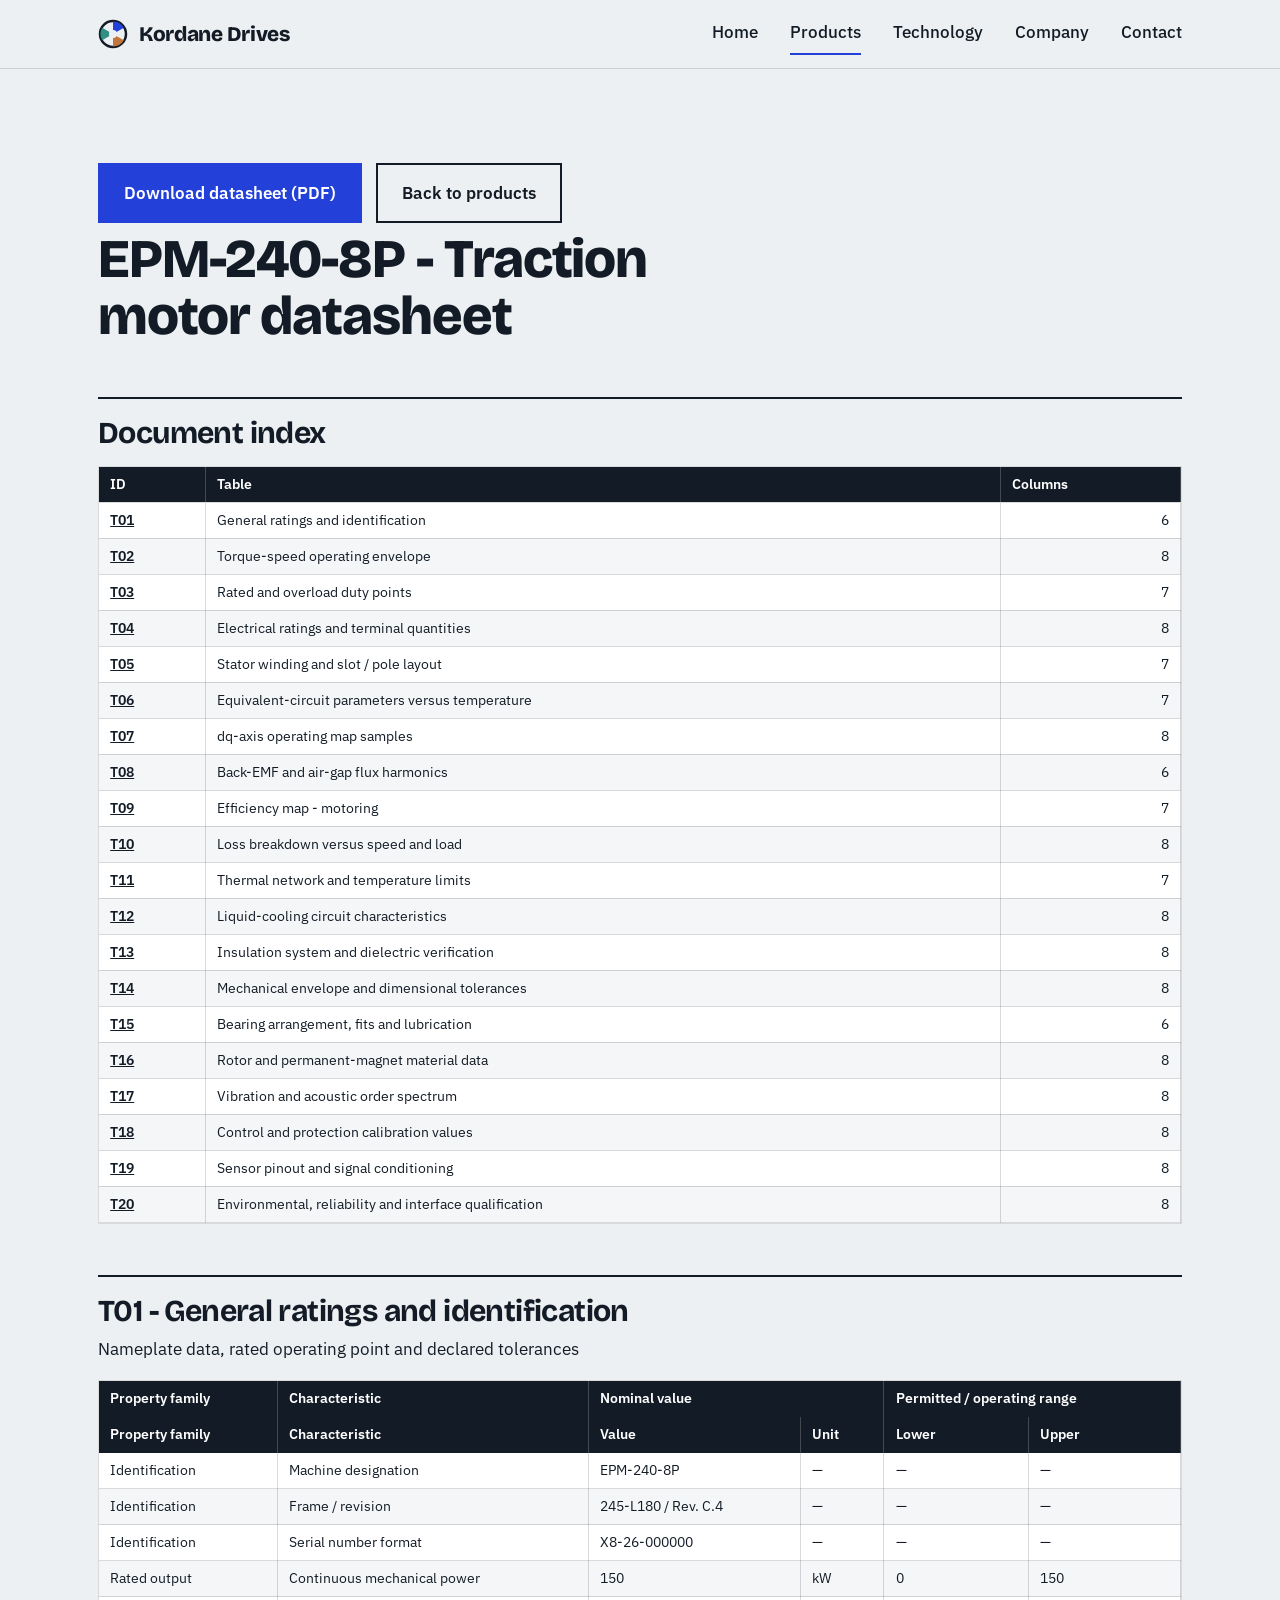
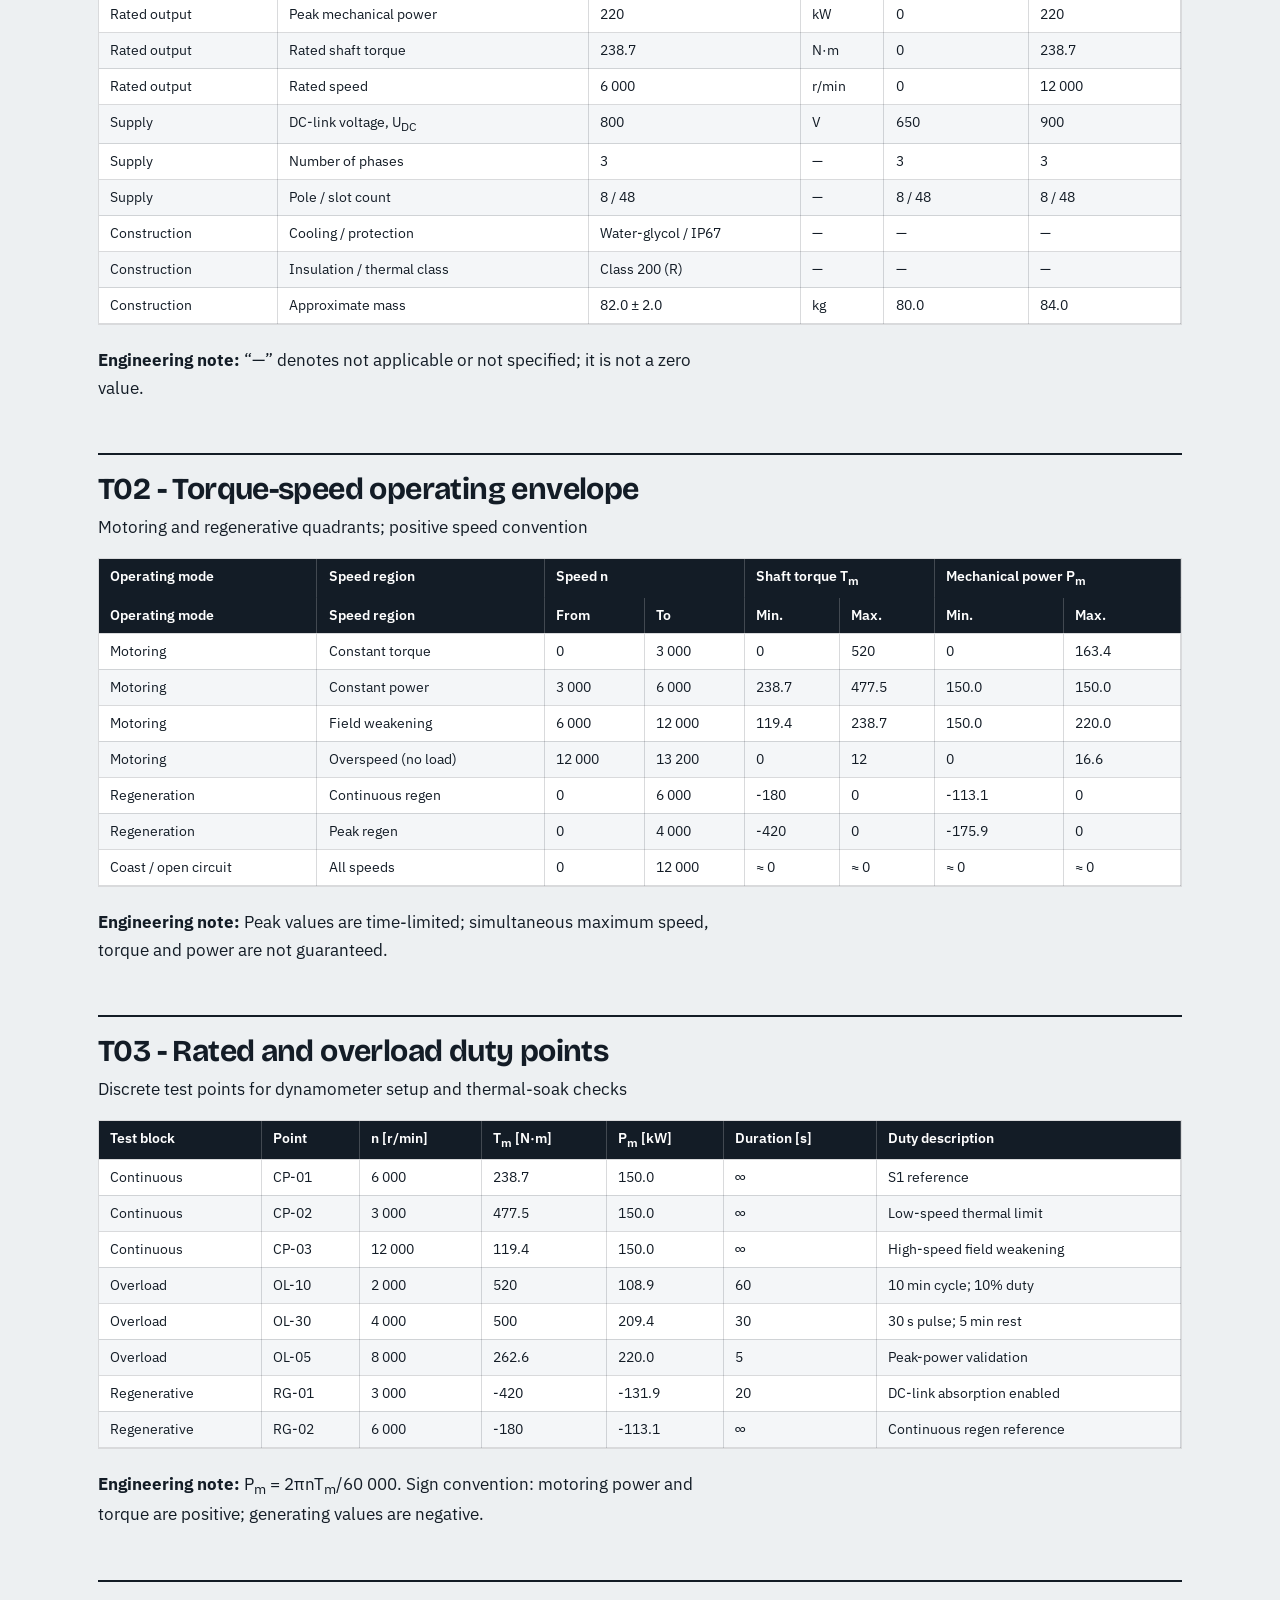
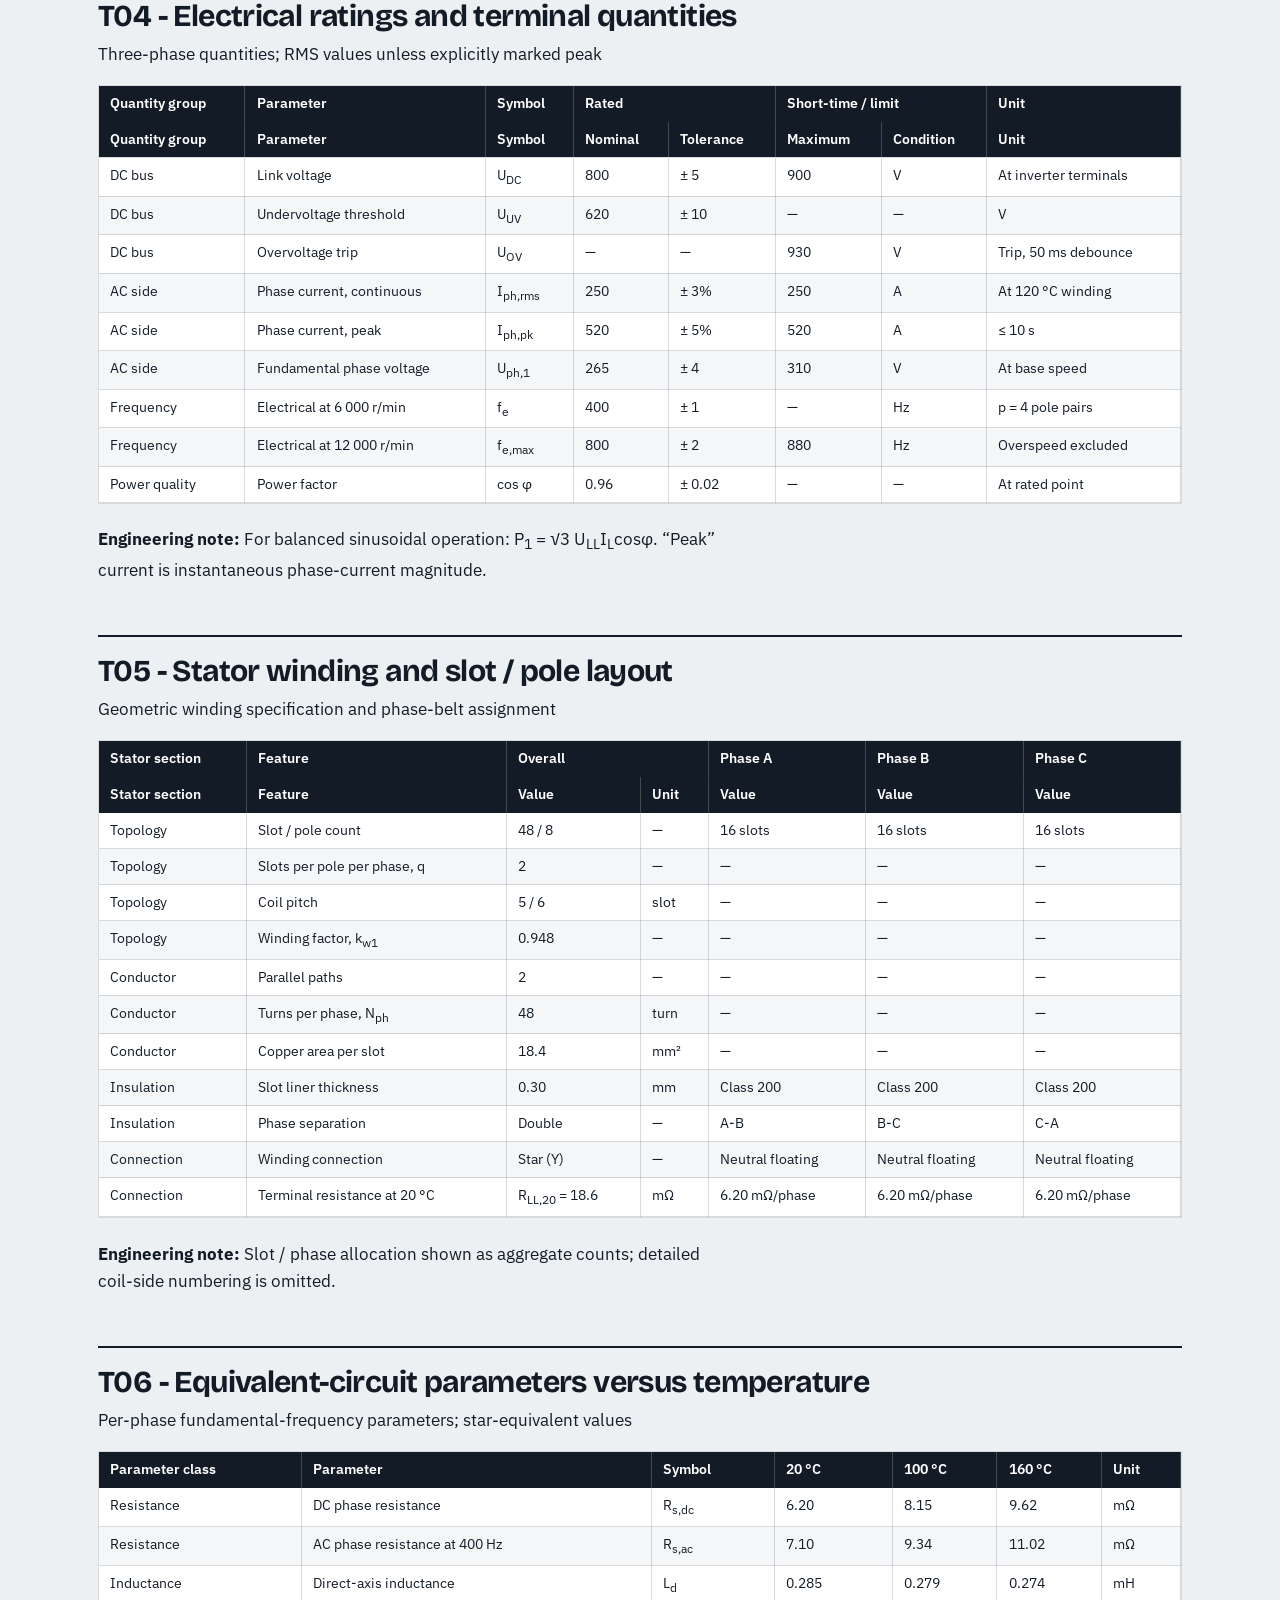
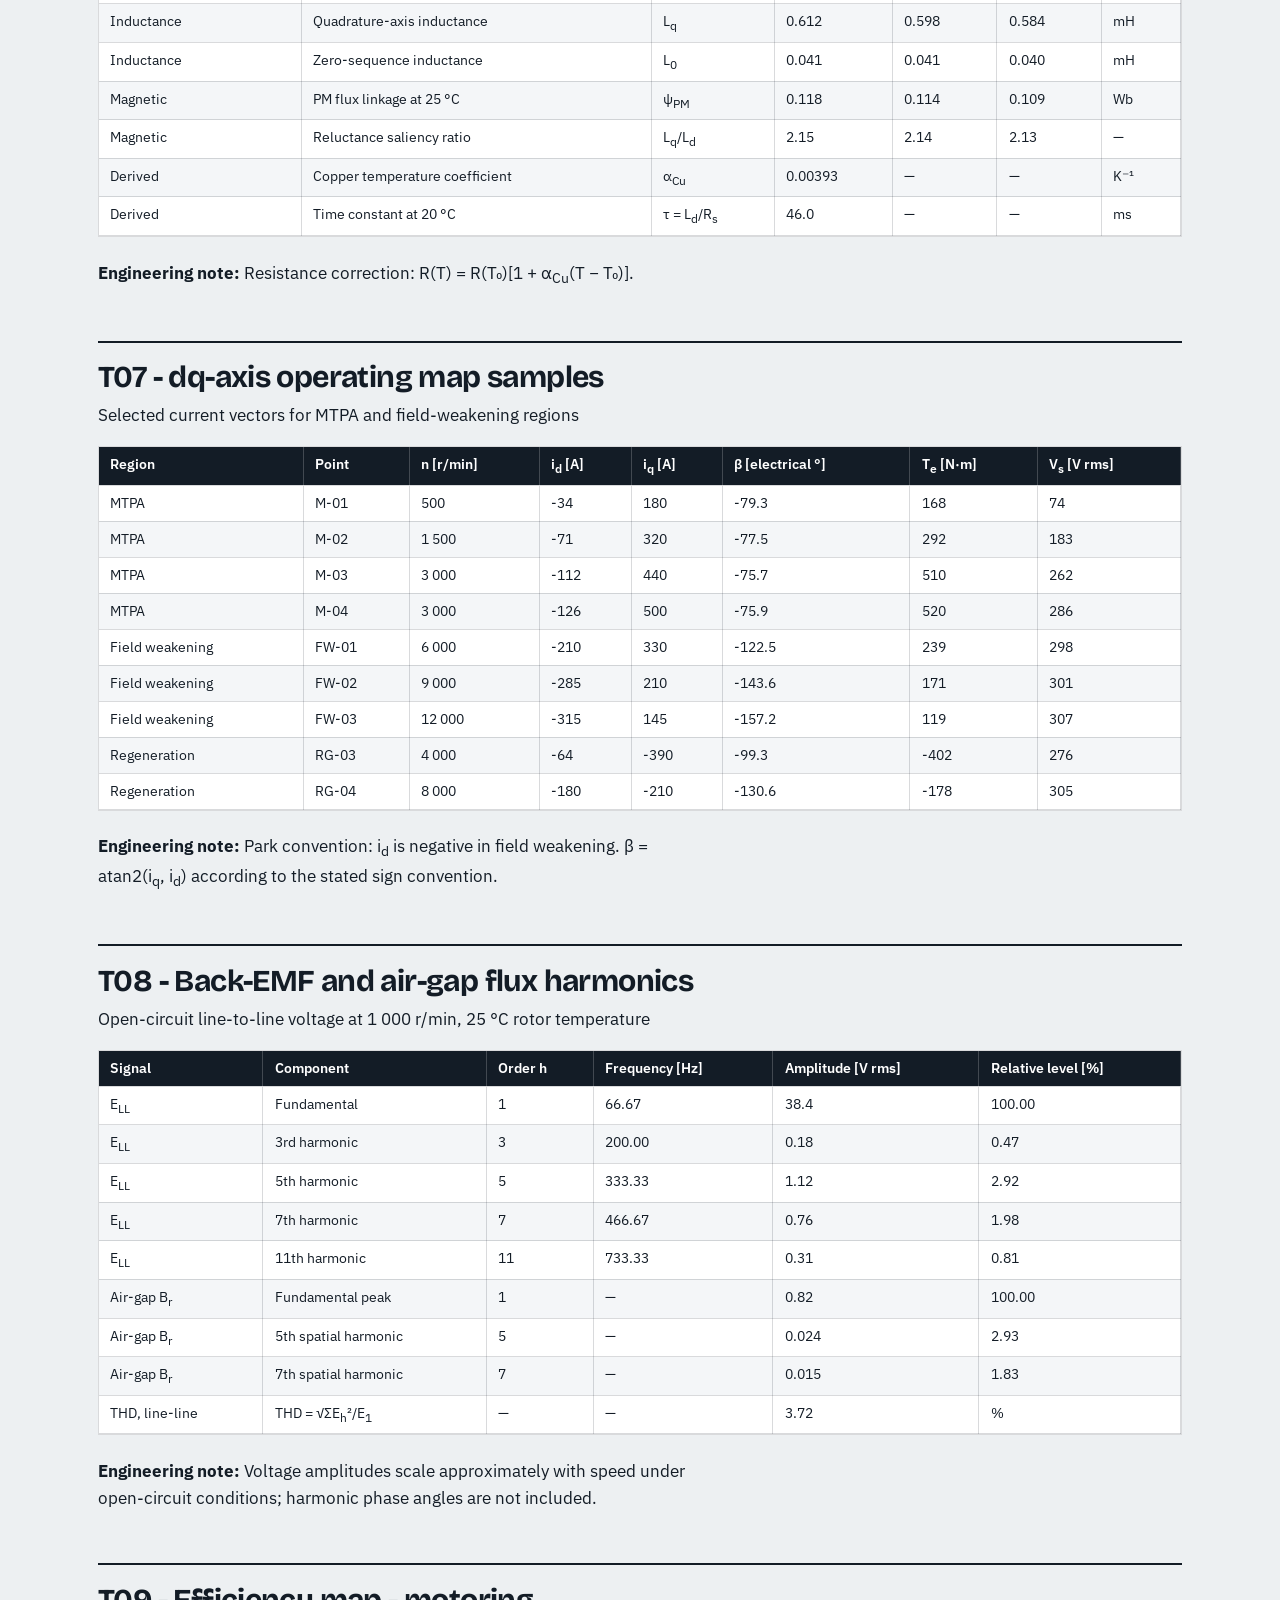
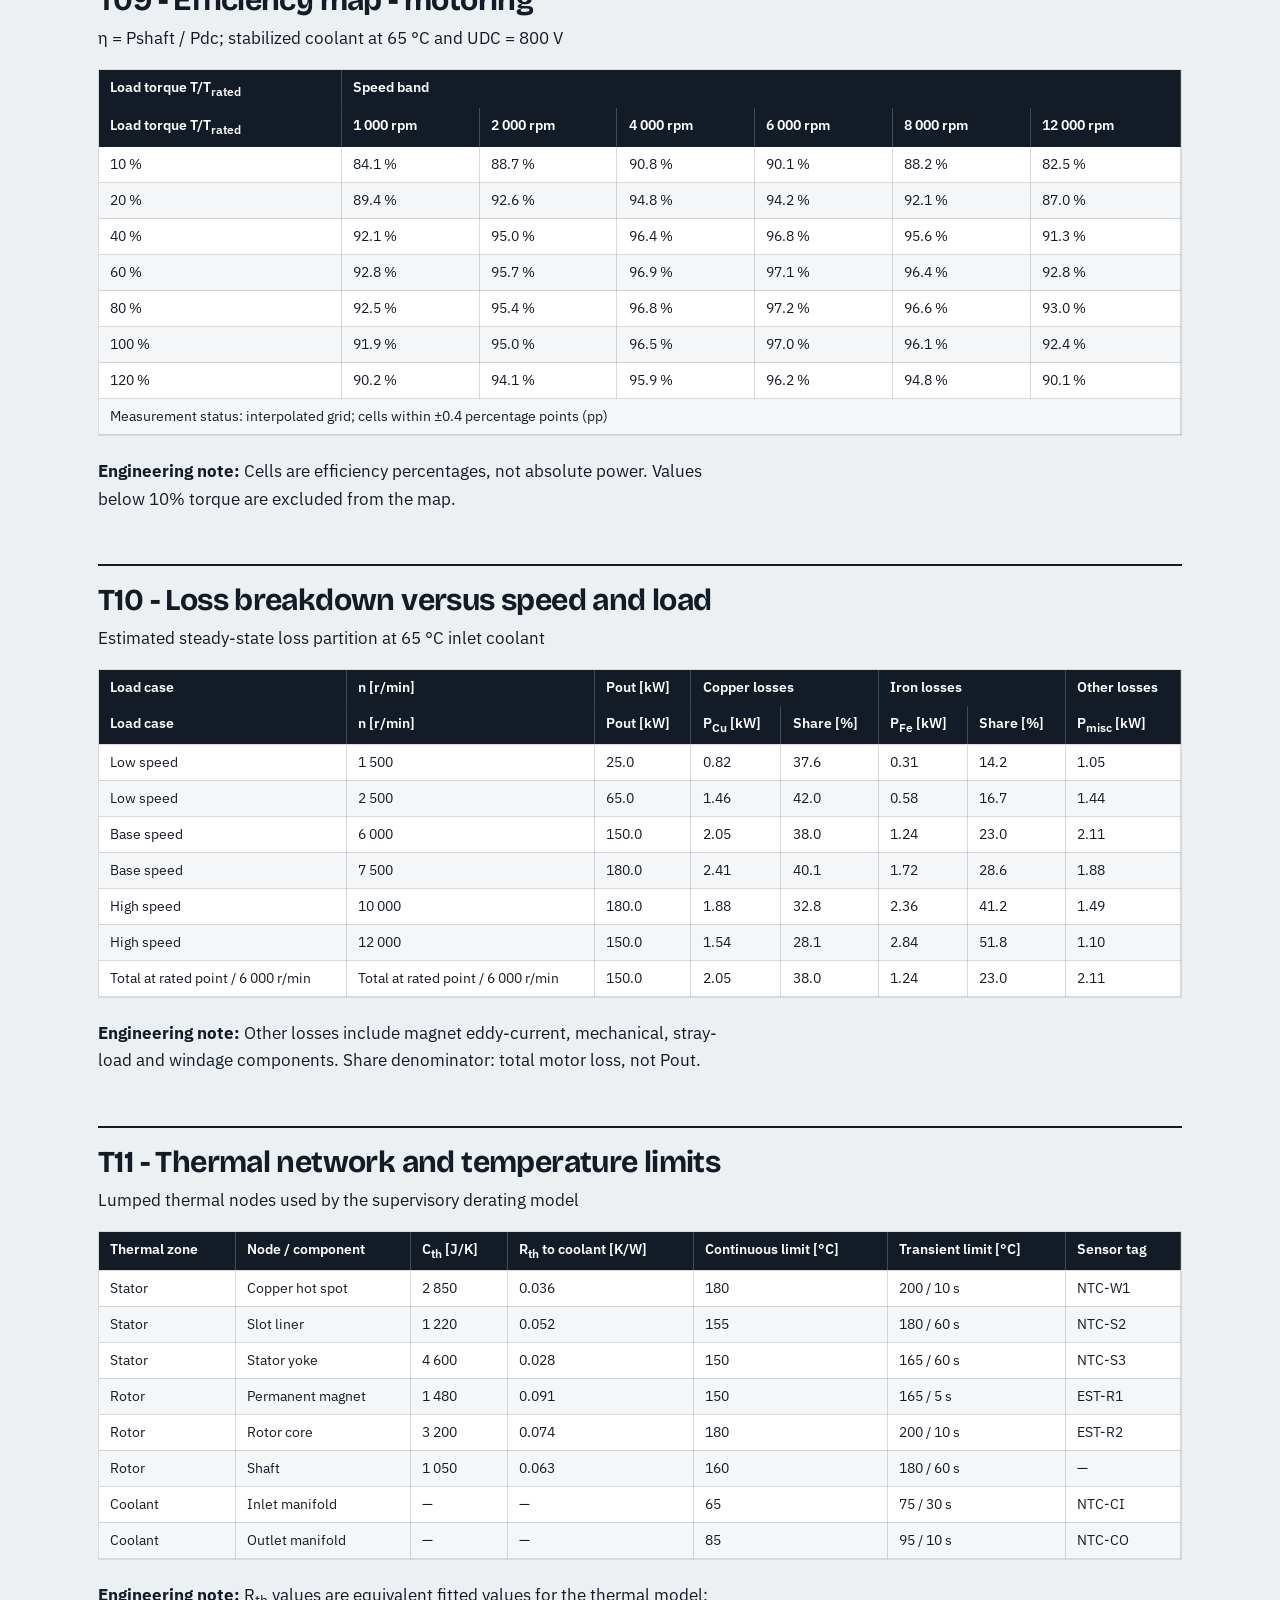
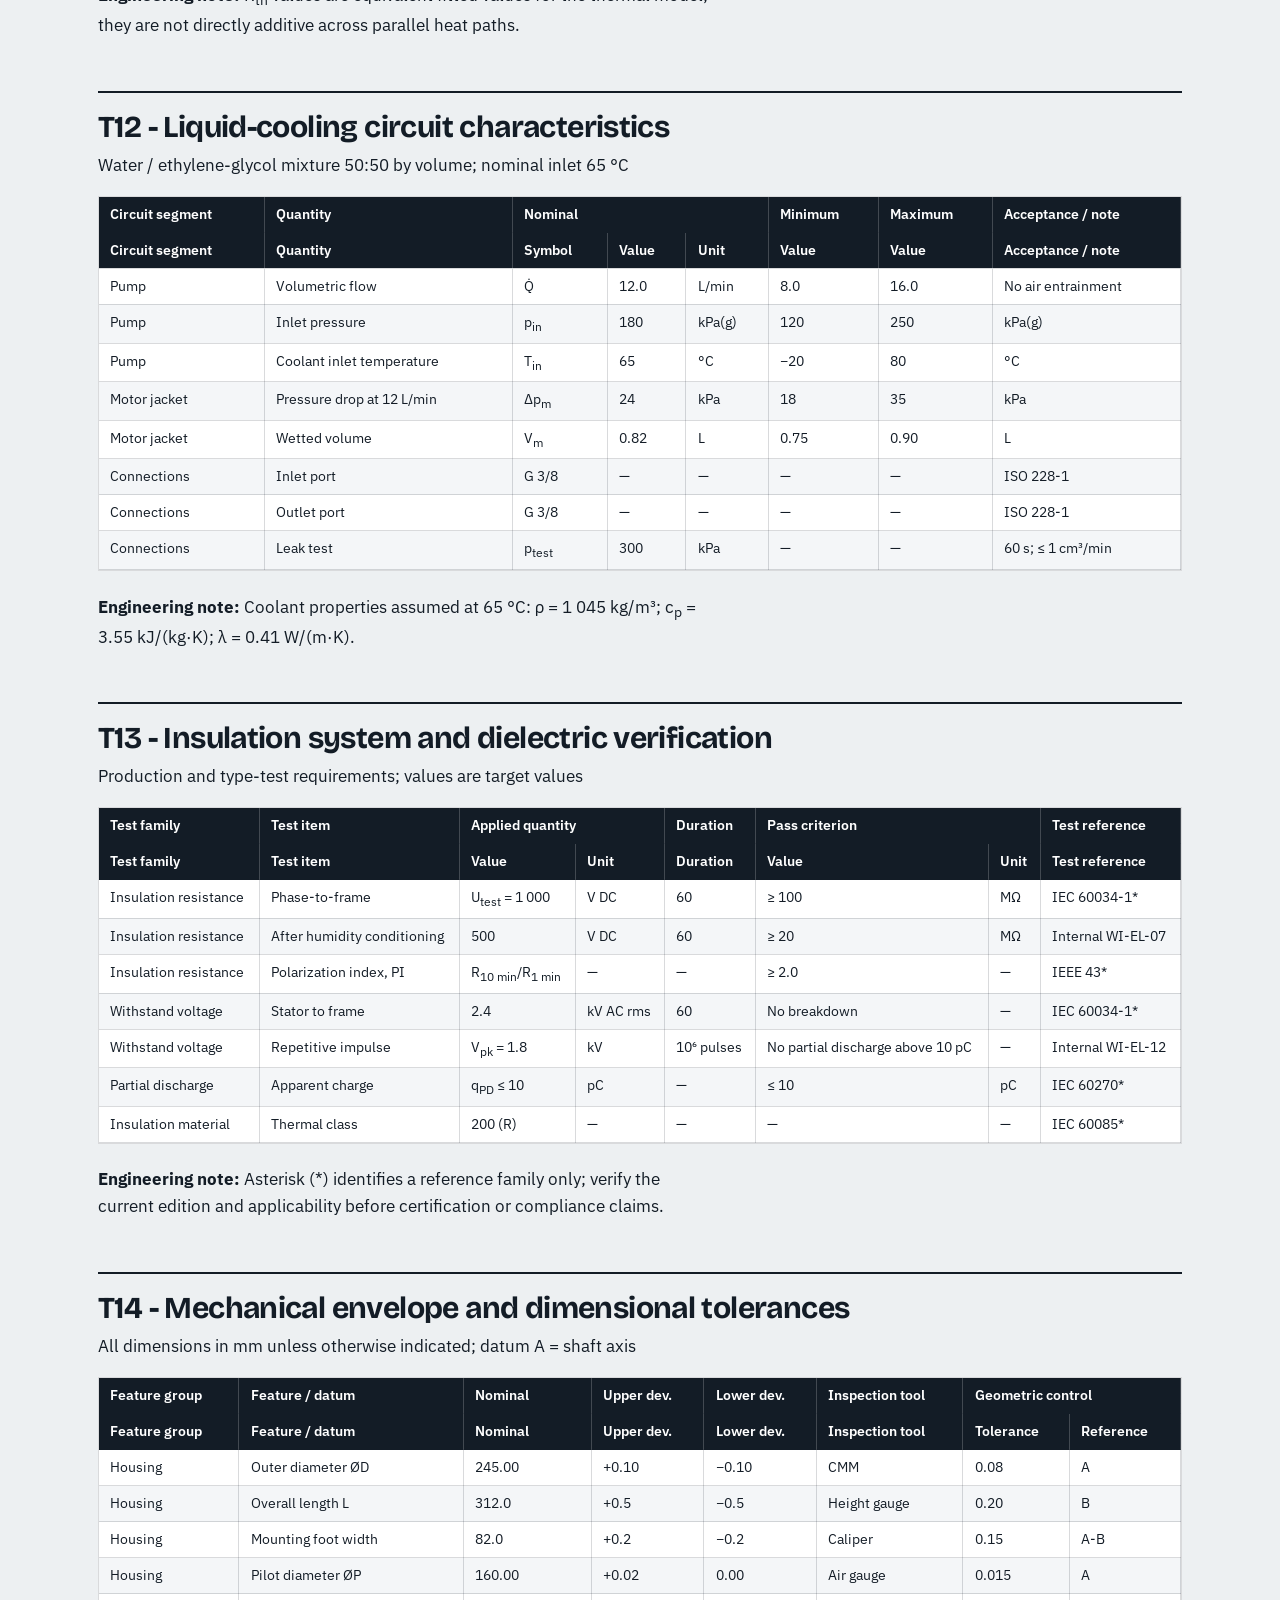
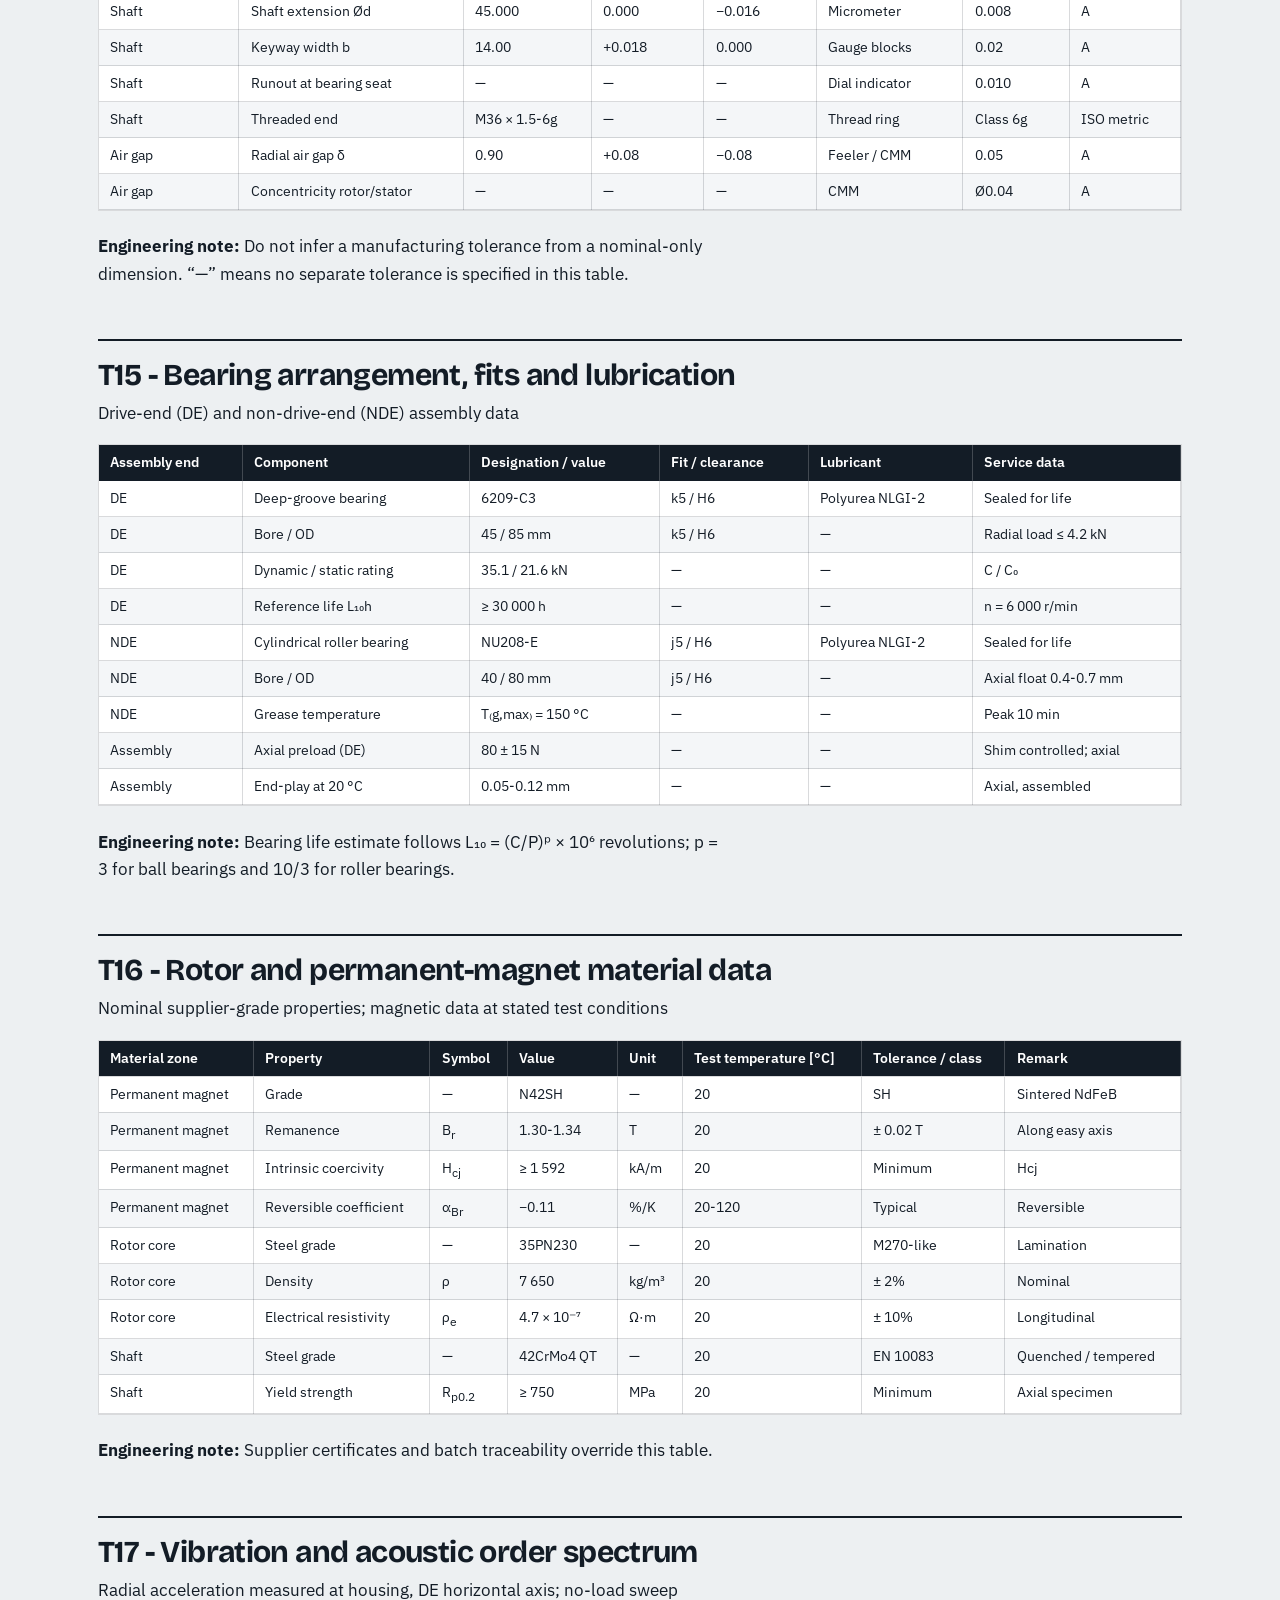
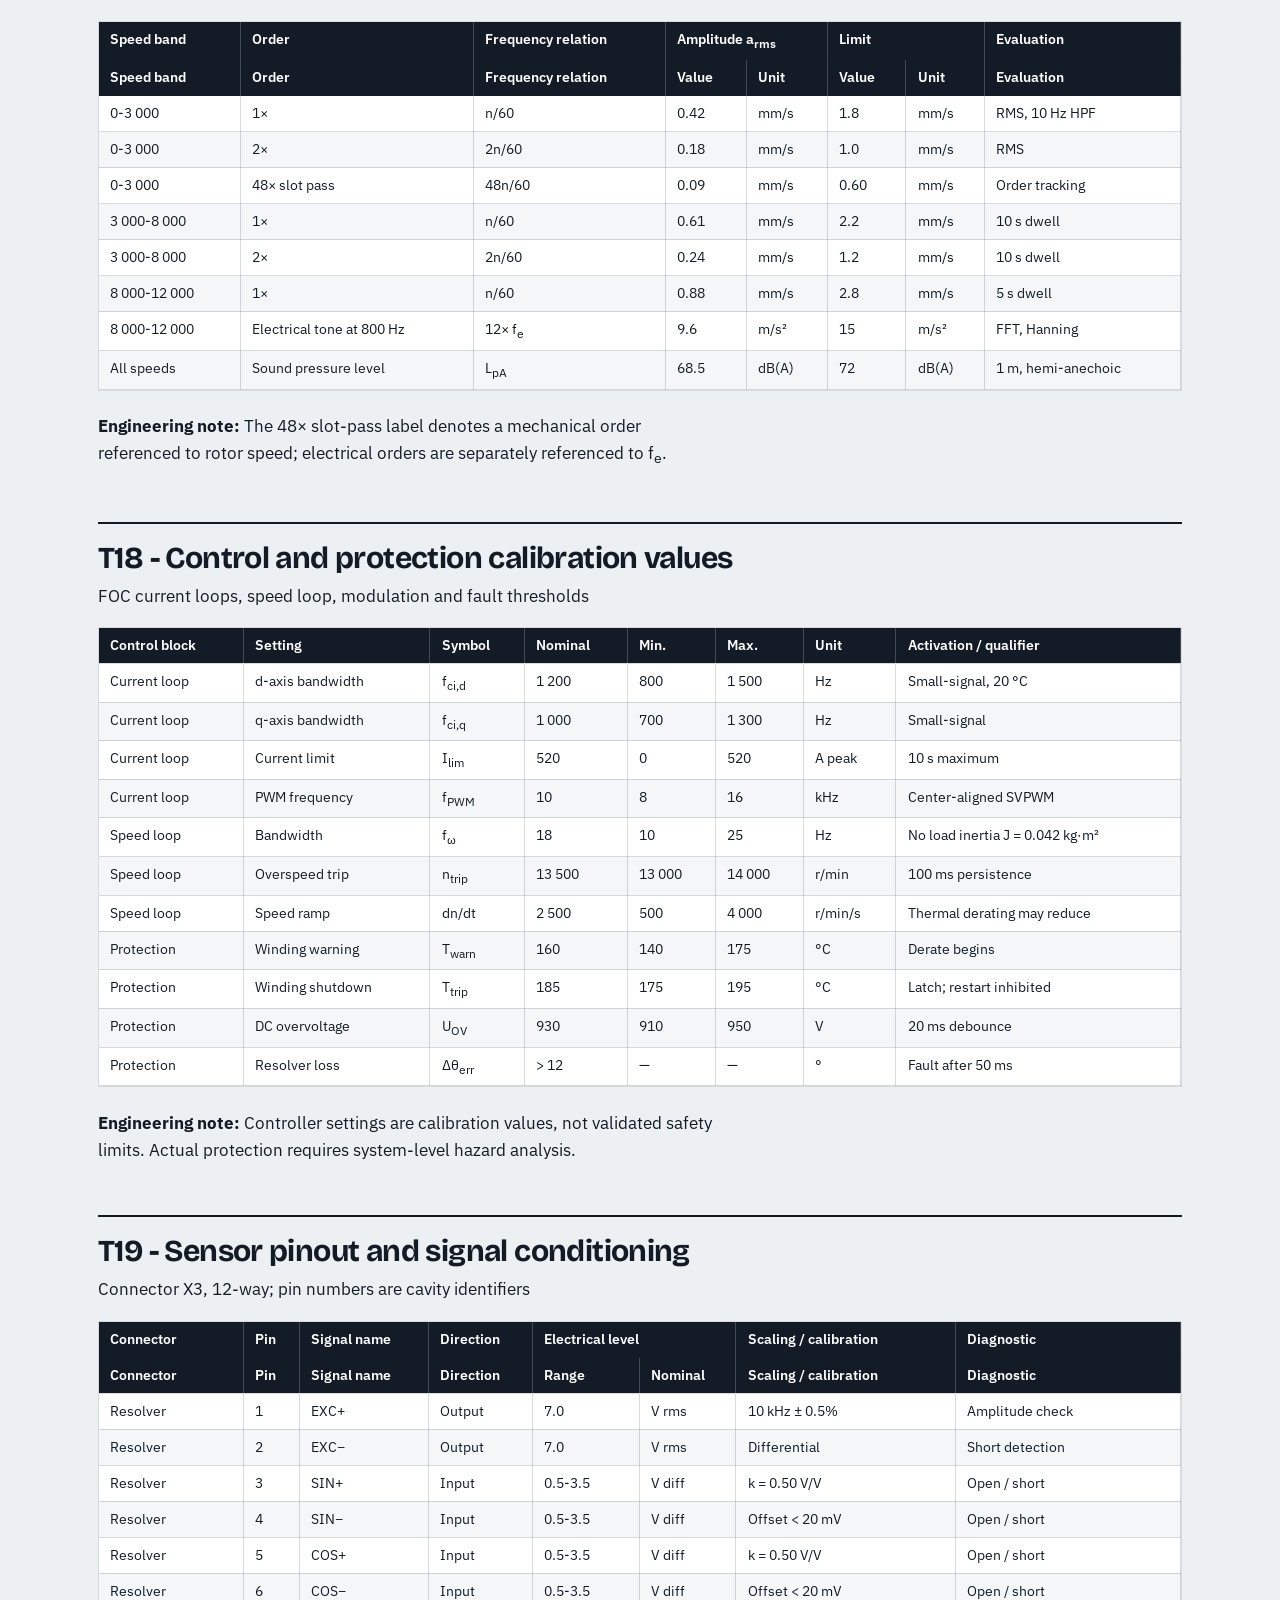
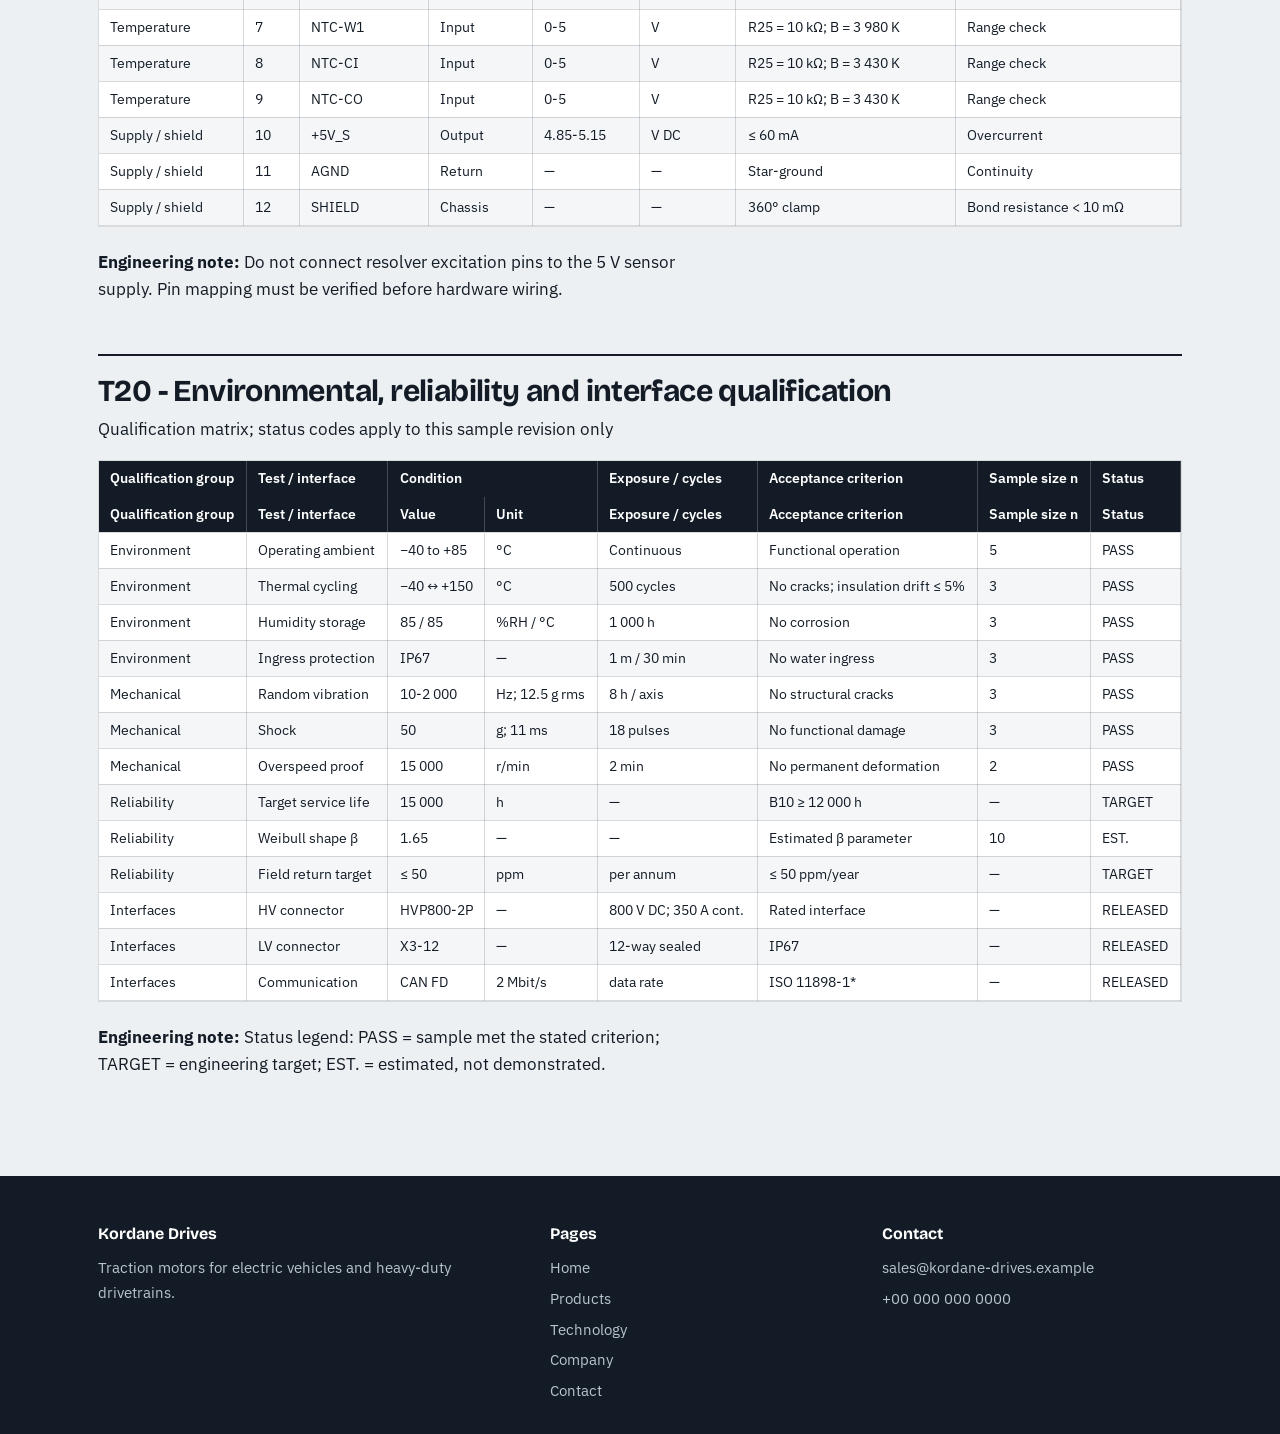
<file: EPM-240-8P_Datasheet_8_Pole_48_Slot_PMSM_Traction_Motor_150_kW_800V_12000rpm-Kordane_Drives.html>
<!doctype html>
<html lang="en">
<head>
<meta charset="utf-8">
<meta name="viewport" content="width=device-width,initial-scale=1">
<title>EPM-240-8P datasheet | Kordane Drives</title>
<meta name="description" content="Full EPM-240-8P traction motor datasheet in HTML: 150 kW continuous, 220 kW peak, 800 V, efficiency, losses, thermal, cooling, bearings and control data.">
<link rel="preconnect" href="https://fonts.googleapis.com">
<link rel="preconnect" href="https://fonts.gstatic.com" crossorigin>
<link href="https://fonts.googleapis.com/css2?family=Bricolage+Grotesque:opsz,wght@12..96,500;12..96,700;12..96,800&family=IBM+Plex+Sans:wght@400;500;600&display=swap" rel="stylesheet">
<link rel="stylesheet" href="assets/style.css">
<style>
.datasheet{padding-top:clamp(2.5rem,6vw,4.5rem);padding-bottom:5rem}
.datasheet h1{font-size:clamp(2rem,4.4vw,3.4rem);margin-bottom:1.2rem;max-width:20ch}
.datasheet h2{font-size:clamp(1.4rem,2.4vw,1.9rem);margin:3.2rem 0 .5rem;padding-top:1.2rem;border-top:2px solid var(--ink);scroll-margin-top:84px}
.datasheet blockquote{margin:1.2rem 0;border-left:4px solid var(--copper);background:#fff;padding:.8rem 1rem;max-width:70ch}
.datasheet blockquote p{margin:0}
.datasheet ul{max-width:72ch;padding-left:1.2rem}
.datasheet li{margin-bottom:.4rem}
.datasheet code{font-size:.9em;background:var(--steel);padding:.05em .3em}
.datasheet .actions{display:flex;flex-wrap:wrap;gap:.9rem;margin:1.4rem 0 .5rem}
.table-wrap{overflow-x:auto;margin:1rem 0 1.4rem;border:1px solid var(--line);background:#fff}
.table-wrap table{border-collapse:collapse;width:100%;font-size:.88rem;line-height:1.35}
.table-wrap th,.table-wrap td{padding:.5rem .7rem;border-bottom:1px solid var(--line);border-right:1px solid var(--line);text-align:left;vertical-align:top;white-space:nowrap}
.table-wrap thead th{background:var(--ink);color:#fff;font-weight:600;border-right-color:rgba(255,255,255,.2)}
.table-wrap td.num{text-align:right}
.table-wrap tbody tr:nth-child(even){background:#F4F6F8}
.table-wrap td a{font-weight:600}
</style>
</head>
<body>
<header class="site-header">
  <div class="wrap">
    <a class="brand" href="index.html"><svg viewBox="0 0 30 30" aria-hidden="true"><circle cx="15" cy="15" r="13" fill="none" stroke="#131C26" stroke-width="2.5"/><path d="M15 15 L15 2.5 A12.5 12.5 0 0 1 25.8 8.75Z" fill="#2340D9"/><path d="M15 15 L25.8 21.25 A12.5 12.5 0 0 1 15 27.5Z" fill="#C4753A"/><path d="M15 15 L4.2 21.25 A12.5 12.5 0 0 1 4.2 8.75Z" fill="#2F8F83"/><circle cx="15" cy="15" r="4" fill="#EDF0F2"/></svg>Kordane Drives</a>
    <button class="menu-btn" aria-expanded="false" aria-controls="nav">Menu</button>
    <nav class="nav" id="nav" aria-label="Main"><a href="index.html">Home</a><a href="products.html" aria-current="page">Products</a><a href="technology.html">Technology</a><a href="company.html">Company</a><a href="contact.html">Contact</a></nav>
  </div>
</header>
<main>
<article class="wrap datasheet">
<div class="actions"><a class="btn" href="datasheets/EPM-240-8P-datasheet.pdf" download>Download datasheet (PDF)</a><a class="btn ghost" href="products.html">Back to products</a></div>
<h1>EPM-240-8P - Traction motor datasheet</h1>
<h2>Document index</h2>
<div class="table-wrap" tabindex="0"><table>
<thead>
<tr><th scope="col">ID</th><th scope="col">Table</th><th scope="col">Columns</th></tr>
</thead><tbody>
<tr><td><a href="#t01">T01</a></td><td>General ratings and identification</td><td class="num">6</td></tr>
<tr><td><a href="#t02">T02</a></td><td>Torque-speed operating envelope</td><td class="num">8</td></tr>
<tr><td><a href="#t03">T03</a></td><td>Rated and overload duty points</td><td class="num">7</td></tr>
<tr><td><a href="#t04">T04</a></td><td>Electrical ratings and terminal quantities</td><td class="num">8</td></tr>
<tr><td><a href="#t05">T05</a></td><td>Stator winding and slot / pole layout</td><td class="num">7</td></tr>
<tr><td><a href="#t06">T06</a></td><td>Equivalent-circuit parameters versus temperature</td><td class="num">7</td></tr>
<tr><td><a href="#t07">T07</a></td><td>dq-axis operating map samples</td><td class="num">8</td></tr>
<tr><td><a href="#t08">T08</a></td><td>Back-EMF and air-gap flux harmonics</td><td class="num">6</td></tr>
<tr><td><a href="#t09">T09</a></td><td>Efficiency map - motoring</td><td class="num">7</td></tr>
<tr><td><a href="#t10">T10</a></td><td>Loss breakdown versus speed and load</td><td class="num">8</td></tr>
<tr><td><a href="#t11">T11</a></td><td>Thermal network and temperature limits</td><td class="num">7</td></tr>
<tr><td><a href="#t12">T12</a></td><td>Liquid-cooling circuit characteristics</td><td class="num">8</td></tr>
<tr><td><a href="#t13">T13</a></td><td>Insulation system and dielectric verification</td><td class="num">8</td></tr>
<tr><td><a href="#t14">T14</a></td><td>Mechanical envelope and dimensional tolerances</td><td class="num">8</td></tr>
<tr><td><a href="#t15">T15</a></td><td>Bearing arrangement, fits and lubrication</td><td class="num">6</td></tr>
<tr><td><a href="#t16">T16</a></td><td>Rotor and permanent-magnet material data</td><td class="num">8</td></tr>
<tr><td><a href="#t17">T17</a></td><td>Vibration and acoustic order spectrum</td><td class="num">8</td></tr>
<tr><td><a href="#t18">T18</a></td><td>Control and protection calibration values</td><td class="num">8</td></tr>
<tr><td><a href="#t19">T19</a></td><td>Sensor pinout and signal conditioning</td><td class="num">8</td></tr>
<tr><td><a href="#t20">T20</a></td><td>Environmental, reliability and interface qualification</td><td class="num">8</td></tr>
</tbody></table></div>
<h2 id="t01">T01 - General ratings and identification</h2>
<p>Nameplate data, rated operating point and declared tolerances</p>
<div class="table-wrap" tabindex="0"><table>
<thead>
<tr><th scope="col">Property family</th><th scope="col">Characteristic</th><th scope="colgroup" colspan="2">Nominal value</th><th scope="colgroup" colspan="2">Permitted / operating range</th></tr>
<tr><th scope="col">Property family</th><th scope="col">Characteristic</th><th scope="col">Value</th><th scope="col">Unit</th><th scope="col">Lower</th><th scope="col">Upper</th></tr>
</thead><tbody>
<tr><td>Identification</td><td>Machine designation</td><td>EPM-240-8P</td><td>—</td><td>—</td><td>—</td></tr>
<tr><td>Identification</td><td>Frame / revision</td><td>245-L180 / Rev. C.4</td><td>—</td><td>—</td><td>—</td></tr>
<tr><td>Identification</td><td>Serial number format</td><td>X8-26-000000</td><td>—</td><td>—</td><td>—</td></tr>
<tr><td>Rated output</td><td>Continuous mechanical power</td><td>150</td><td>kW</td><td>0</td><td>150</td></tr>
<tr><td>Rated output</td><td>Peak mechanical power</td><td>220</td><td>kW</td><td>0</td><td>220</td></tr>
<tr><td>Rated output</td><td>Rated shaft torque</td><td>238.7</td><td>N·m</td><td>0</td><td>238.7</td></tr>
<tr><td>Rated output</td><td>Rated speed</td><td>6 000</td><td>r/min</td><td>0</td><td>12 000</td></tr>
<tr><td>Supply</td><td>DC-link voltage, U<sub>DC</sub></td><td>800</td><td>V</td><td>650</td><td>900</td></tr>
<tr><td>Supply</td><td>Number of phases</td><td>3</td><td>—</td><td>3</td><td>3</td></tr>
<tr><td>Supply</td><td>Pole / slot count</td><td>8 / 48</td><td>—</td><td>8 / 48</td><td>8 / 48</td></tr>
<tr><td>Construction</td><td>Cooling / protection</td><td>Water-glycol / IP67</td><td>—</td><td>—</td><td>—</td></tr>
<tr><td>Construction</td><td>Insulation / thermal class</td><td>Class 200 (R)</td><td>—</td><td>—</td><td>—</td></tr>
<tr><td>Construction</td><td>Approximate mass</td><td>82.0 ± 2.0</td><td>kg</td><td>80.0</td><td>84.0</td></tr>
</tbody></table></div>
<p><strong>Engineering note:</strong> “—” denotes not applicable or not specified; it is not a zero value.</p>
<h2 id="t02">T02 - Torque-speed operating envelope</h2>
<p>Motoring and regenerative quadrants; positive speed convention</p>
<div class="table-wrap" tabindex="0"><table>
<thead>
<tr><th scope="col">Operating mode</th><th scope="col">Speed region</th><th scope="colgroup" colspan="2">Speed n</th><th scope="colgroup" colspan="2">Shaft torque T<sub>m</sub></th><th scope="colgroup" colspan="2">Mechanical power P<sub>m</sub></th></tr>
<tr><th scope="col">Operating mode</th><th scope="col">Speed region</th><th scope="col">From</th><th scope="col">To</th><th scope="col">Min.</th><th scope="col">Max.</th><th scope="col">Min.</th><th scope="col">Max.</th></tr>
</thead><tbody>
<tr><td>Motoring</td><td>Constant torque</td><td>0</td><td>3 000</td><td>0</td><td>520</td><td>0</td><td>163.4</td></tr>
<tr><td>Motoring</td><td>Constant power</td><td>3 000</td><td>6 000</td><td>238.7</td><td>477.5</td><td>150.0</td><td>150.0</td></tr>
<tr><td>Motoring</td><td>Field weakening</td><td>6 000</td><td>12 000</td><td>119.4</td><td>238.7</td><td>150.0</td><td>220.0</td></tr>
<tr><td>Motoring</td><td>Overspeed (no load)</td><td>12 000</td><td>13 200</td><td>0</td><td>12</td><td>0</td><td>16.6</td></tr>
<tr><td>Regeneration</td><td>Continuous regen</td><td>0</td><td>6 000</td><td>-180</td><td>0</td><td>-113.1</td><td>0</td></tr>
<tr><td>Regeneration</td><td>Peak regen</td><td>0</td><td>4 000</td><td>-420</td><td>0</td><td>-175.9</td><td>0</td></tr>
<tr><td>Coast / open circuit</td><td>All speeds</td><td>0</td><td>12 000</td><td>≈ 0</td><td>≈ 0</td><td>≈ 0</td><td>≈ 0</td></tr>
</tbody></table></div>
<p><strong>Engineering note:</strong> Peak values are time-limited; simultaneous maximum speed, torque and power are not guaranteed.</p>
<h2 id="t03">T03 - Rated and overload duty points</h2>
<p>Discrete test points for dynamometer setup and thermal-soak checks</p>
<div class="table-wrap" tabindex="0"><table>
<thead>
<tr><th scope="col">Test block</th><th scope="col">Point</th><th scope="col">n [r/min]</th><th scope="col">T<sub>m</sub> [N·m]</th><th scope="col">P<sub>m</sub> [kW]</th><th scope="col">Duration [s]</th><th scope="col">Duty description</th></tr>
</thead><tbody>
<tr><td>Continuous</td><td>CP-01</td><td>6 000</td><td>238.7</td><td>150.0</td><td>∞</td><td>S1 reference</td></tr>
<tr><td>Continuous</td><td>CP-02</td><td>3 000</td><td>477.5</td><td>150.0</td><td>∞</td><td>Low-speed thermal limit</td></tr>
<tr><td>Continuous</td><td>CP-03</td><td>12 000</td><td>119.4</td><td>150.0</td><td>∞</td><td>High-speed field weakening</td></tr>
<tr><td>Overload</td><td>OL-10</td><td>2 000</td><td>520</td><td>108.9</td><td>60</td><td>10 min cycle; 10% duty</td></tr>
<tr><td>Overload</td><td>OL-30</td><td>4 000</td><td>500</td><td>209.4</td><td>30</td><td>30 s pulse; 5 min rest</td></tr>
<tr><td>Overload</td><td>OL-05</td><td>8 000</td><td>262.6</td><td>220.0</td><td>5</td><td>Peak-power validation</td></tr>
<tr><td>Regenerative</td><td>RG-01</td><td>3 000</td><td>-420</td><td>-131.9</td><td>20</td><td>DC-link absorption enabled</td></tr>
<tr><td>Regenerative</td><td>RG-02</td><td>6 000</td><td>-180</td><td>-113.1</td><td>∞</td><td>Continuous regen reference</td></tr>
</tbody></table></div>
<p><strong>Engineering note:</strong> P<sub>m</sub> = 2πnT<sub>m</sub>/60 000. Sign convention: motoring power and torque are positive; generating values are negative.</p>
<h2 id="t04">T04 - Electrical ratings and terminal quantities</h2>
<p>Three-phase quantities; RMS values unless explicitly marked peak</p>
<div class="table-wrap" tabindex="0"><table>
<thead>
<tr><th scope="col">Quantity group</th><th scope="col">Parameter</th><th scope="col">Symbol</th><th scope="colgroup" colspan="2">Rated</th><th scope="colgroup" colspan="2">Short-time / limit</th><th scope="col">Unit</th></tr>
<tr><th scope="col">Quantity group</th><th scope="col">Parameter</th><th scope="col">Symbol</th><th scope="col">Nominal</th><th scope="col">Tolerance</th><th scope="col">Maximum</th><th scope="col">Condition</th><th scope="col">Unit</th></tr>
</thead><tbody>
<tr><td>DC bus</td><td>Link voltage</td><td>U<sub>DC</sub></td><td>800</td><td>± 5</td><td>900</td><td>V</td><td>At inverter terminals</td></tr>
<tr><td>DC bus</td><td>Undervoltage threshold</td><td>U<sub>UV</sub></td><td>620</td><td>± 10</td><td>—</td><td>—</td><td>V</td></tr>
<tr><td>DC bus</td><td>Overvoltage trip</td><td>U<sub>OV</sub></td><td>—</td><td>—</td><td>930</td><td>V</td><td>Trip, 50 ms debounce</td></tr>
<tr><td>AC side</td><td>Phase current, continuous</td><td>I<sub>ph,rms</sub></td><td>250</td><td>± 3%</td><td>250</td><td>A</td><td>At 120 °C winding</td></tr>
<tr><td>AC side</td><td>Phase current, peak</td><td>I<sub>ph,pk</sub></td><td>520</td><td>± 5%</td><td>520</td><td>A</td><td>≤ 10 s</td></tr>
<tr><td>AC side</td><td>Fundamental phase voltage</td><td>U<sub>ph,1</sub></td><td>265</td><td>± 4</td><td>310</td><td>V</td><td>At base speed</td></tr>
<tr><td>Frequency</td><td>Electrical at 6 000 r/min</td><td>f<sub>e</sub></td><td>400</td><td>± 1</td><td>—</td><td>Hz</td><td>p = 4 pole pairs</td></tr>
<tr><td>Frequency</td><td>Electrical at 12 000 r/min</td><td>f<sub>e,max</sub></td><td>800</td><td>± 2</td><td>880</td><td>Hz</td><td>Overspeed excluded</td></tr>
<tr><td>Power quality</td><td>Power factor</td><td>cos φ</td><td>0.96</td><td>± 0.02</td><td>—</td><td>—</td><td>At rated point</td></tr>
</tbody></table></div>
<p><strong>Engineering note:</strong> For balanced sinusoidal operation: P<sub>1</sub> = √3 U<sub>LL</sub>I<sub>L</sub>cosφ. “Peak” current is instantaneous phase-current magnitude.</p>
<h2 id="t05">T05 - Stator winding and slot / pole layout</h2>
<p>Geometric winding specification and phase-belt assignment</p>
<div class="table-wrap" tabindex="0"><table>
<thead>
<tr><th scope="col">Stator section</th><th scope="col">Feature</th><th scope="colgroup" colspan="2">Overall</th><th scope="col">Phase A</th><th scope="col">Phase B</th><th scope="col">Phase C</th></tr>
<tr><th scope="col">Stator section</th><th scope="col">Feature</th><th scope="col">Value</th><th scope="col">Unit</th><th scope="col">Value</th><th scope="col">Value</th><th scope="col">Value</th></tr>
</thead><tbody>
<tr><td>Topology</td><td>Slot / pole count</td><td>48 / 8</td><td>—</td><td>16 slots</td><td>16 slots</td><td>16 slots</td></tr>
<tr><td>Topology</td><td>Slots per pole per phase, q</td><td>2</td><td>—</td><td>—</td><td>—</td><td>—</td></tr>
<tr><td>Topology</td><td>Coil pitch</td><td>5 / 6</td><td>slot</td><td>—</td><td>—</td><td>—</td></tr>
<tr><td>Topology</td><td>Winding factor, k<sub>w1</sub></td><td>0.948</td><td>—</td><td>—</td><td>—</td><td>—</td></tr>
<tr><td>Conductor</td><td>Parallel paths</td><td>2</td><td>—</td><td>—</td><td>—</td><td>—</td></tr>
<tr><td>Conductor</td><td>Turns per phase, N<sub>ph</sub></td><td>48</td><td>turn</td><td>—</td><td>—</td><td>—</td></tr>
<tr><td>Conductor</td><td>Copper area per slot</td><td>18.4</td><td>mm²</td><td>—</td><td>—</td><td>—</td></tr>
<tr><td>Insulation</td><td>Slot liner thickness</td><td>0.30</td><td>mm</td><td>Class 200</td><td>Class 200</td><td>Class 200</td></tr>
<tr><td>Insulation</td><td>Phase separation</td><td>Double</td><td>—</td><td>A-B</td><td>B-C</td><td>C-A</td></tr>
<tr><td>Connection</td><td>Winding connection</td><td>Star (Y)</td><td>—</td><td>Neutral floating</td><td>Neutral floating</td><td>Neutral floating</td></tr>
<tr><td>Connection</td><td>Terminal resistance at 20 °C</td><td>R<sub>LL,20</sub> = 18.6</td><td>mΩ</td><td>6.20 mΩ/phase</td><td>6.20 mΩ/phase</td><td>6.20 mΩ/phase</td></tr>
</tbody></table></div>
<p><strong>Engineering note:</strong> Slot / phase allocation shown as aggregate counts; detailed coil-side numbering is omitted.</p>
<h2 id="t06">T06 - Equivalent-circuit parameters versus temperature</h2>
<p>Per-phase fundamental-frequency parameters; star-equivalent values</p>
<div class="table-wrap" tabindex="0"><table>
<thead>
<tr><th scope="col">Parameter class</th><th scope="col">Parameter</th><th scope="col">Symbol</th><th scope="col">20 °C</th><th scope="col">100 °C</th><th scope="col">160 °C</th><th scope="col">Unit</th></tr>
</thead><tbody>
<tr><td>Resistance</td><td>DC phase resistance</td><td>R<sub>s,dc</sub></td><td>6.20</td><td>8.15</td><td>9.62</td><td>mΩ</td></tr>
<tr><td>Resistance</td><td>AC phase resistance at 400 Hz</td><td>R<sub>s,ac</sub></td><td>7.10</td><td>9.34</td><td>11.02</td><td>mΩ</td></tr>
<tr><td>Inductance</td><td>Direct-axis inductance</td><td>L<sub>d</sub></td><td>0.285</td><td>0.279</td><td>0.274</td><td>mH</td></tr>
<tr><td>Inductance</td><td>Quadrature-axis inductance</td><td>L<sub>q</sub></td><td>0.612</td><td>0.598</td><td>0.584</td><td>mH</td></tr>
<tr><td>Inductance</td><td>Zero-sequence inductance</td><td>L<sub>0</sub></td><td>0.041</td><td>0.041</td><td>0.040</td><td>mH</td></tr>
<tr><td>Magnetic</td><td>PM flux linkage at 25 °C</td><td>ψ<sub>PM</sub></td><td>0.118</td><td>0.114</td><td>0.109</td><td>Wb</td></tr>
<tr><td>Magnetic</td><td>Reluctance saliency ratio</td><td>L<sub>q</sub>/L<sub>d</sub></td><td>2.15</td><td>2.14</td><td>2.13</td><td>—</td></tr>
<tr><td>Derived</td><td>Copper temperature coefficient</td><td>α<sub>Cu</sub></td><td>0.00393</td><td>—</td><td>—</td><td>K⁻¹</td></tr>
<tr><td>Derived</td><td>Time constant at 20 °C</td><td>τ = L<sub>d</sub>/R<sub>s</sub></td><td>46.0</td><td>—</td><td>—</td><td>ms</td></tr>
</tbody></table></div>
<p><strong>Engineering note:</strong> Resistance correction: R(T) = R(T₀)[1 + α<sub>Cu</sub>(T − T₀)].</p>
<h2 id="t07">T07 - dq-axis operating map samples</h2>
<p>Selected current vectors for MTPA and field-weakening regions</p>
<div class="table-wrap" tabindex="0"><table>
<thead>
<tr><th scope="col">Region</th><th scope="col">Point</th><th scope="col">n [r/min]</th><th scope="col">i<sub>d</sub> [A]</th><th scope="col">i<sub>q</sub> [A]</th><th scope="col">β [electrical °]</th><th scope="col">T<sub>e</sub> [N·m]</th><th scope="col">V<sub>s</sub> [V rms]</th></tr>
</thead><tbody>
<tr><td>MTPA</td><td>M-01</td><td>500</td><td>-34</td><td>180</td><td>-79.3</td><td>168</td><td>74</td></tr>
<tr><td>MTPA</td><td>M-02</td><td>1 500</td><td>-71</td><td>320</td><td>-77.5</td><td>292</td><td>183</td></tr>
<tr><td>MTPA</td><td>M-03</td><td>3 000</td><td>-112</td><td>440</td><td>-75.7</td><td>510</td><td>262</td></tr>
<tr><td>MTPA</td><td>M-04</td><td>3 000</td><td>-126</td><td>500</td><td>-75.9</td><td>520</td><td>286</td></tr>
<tr><td>Field weakening</td><td>FW-01</td><td>6 000</td><td>-210</td><td>330</td><td>-122.5</td><td>239</td><td>298</td></tr>
<tr><td>Field weakening</td><td>FW-02</td><td>9 000</td><td>-285</td><td>210</td><td>-143.6</td><td>171</td><td>301</td></tr>
<tr><td>Field weakening</td><td>FW-03</td><td>12 000</td><td>-315</td><td>145</td><td>-157.2</td><td>119</td><td>307</td></tr>
<tr><td>Regeneration</td><td>RG-03</td><td>4 000</td><td>-64</td><td>-390</td><td>-99.3</td><td>-402</td><td>276</td></tr>
<tr><td>Regeneration</td><td>RG-04</td><td>8 000</td><td>-180</td><td>-210</td><td>-130.6</td><td>-178</td><td>305</td></tr>
</tbody></table></div>
<p><strong>Engineering note:</strong> Park convention: i<sub>d</sub> is negative in field weakening. β = atan2(i<sub>q</sub>, i<sub>d</sub>) according to the stated sign convention.</p>
<h2 id="t08">T08 - Back-EMF and air-gap flux harmonics</h2>
<p>Open-circuit line-to-line voltage at 1 000 r/min, 25 °C rotor temperature</p>
<div class="table-wrap" tabindex="0"><table>
<thead>
<tr><th scope="col">Signal</th><th scope="col">Component</th><th scope="col">Order h</th><th scope="col">Frequency [Hz]</th><th scope="col">Amplitude [V rms]</th><th scope="col">Relative level [%]</th></tr>
</thead><tbody>
<tr><td>E<sub>LL</sub></td><td>Fundamental</td><td>1</td><td>66.67</td><td>38.4</td><td>100.00</td></tr>
<tr><td>E<sub>LL</sub></td><td>3rd harmonic</td><td>3</td><td>200.00</td><td>0.18</td><td>0.47</td></tr>
<tr><td>E<sub>LL</sub></td><td>5th harmonic</td><td>5</td><td>333.33</td><td>1.12</td><td>2.92</td></tr>
<tr><td>E<sub>LL</sub></td><td>7th harmonic</td><td>7</td><td>466.67</td><td>0.76</td><td>1.98</td></tr>
<tr><td>E<sub>LL</sub></td><td>11th harmonic</td><td>11</td><td>733.33</td><td>0.31</td><td>0.81</td></tr>
<tr><td>Air-gap B<sub>r</sub></td><td>Fundamental peak</td><td>1</td><td>—</td><td>0.82</td><td>100.00</td></tr>
<tr><td>Air-gap B<sub>r</sub></td><td>5th spatial harmonic</td><td>5</td><td>—</td><td>0.024</td><td>2.93</td></tr>
<tr><td>Air-gap B<sub>r</sub></td><td>7th spatial harmonic</td><td>7</td><td>—</td><td>0.015</td><td>1.83</td></tr>
<tr><td>THD, line-line</td><td>THD = √ΣE<sub>h</sub>²/E<sub>1</sub></td><td>—</td><td>—</td><td>3.72</td><td>%</td></tr>
</tbody></table></div>
<p><strong>Engineering note:</strong> Voltage amplitudes scale approximately with speed under open-circuit conditions; harmonic phase angles are not included.</p>
<h2 id="t09">T09 - Efficiency map - motoring</h2>
<p>η = Pshaft / Pdc; stabilized coolant at 65 °C and UDC = 800 V</p>
<div class="table-wrap" tabindex="0"><table>
<thead>
<tr><th scope="col">Load torque T/T<sub>rated</sub></th><th scope="colgroup" colspan="6">Speed band</th></tr>
<tr><th scope="col">Load torque T/T<sub>rated</sub></th><th scope="col">1 000 rpm</th><th scope="col">2 000 rpm</th><th scope="col">4 000 rpm</th><th scope="col">6 000 rpm</th><th scope="col">8 000 rpm</th><th scope="col">12 000 rpm</th></tr>
</thead><tbody>
<tr><td>10 %</td><td>84.1 %</td><td>88.7 %</td><td>90.8 %</td><td>90.1 %</td><td>88.2 %</td><td>82.5 %</td></tr>
<tr><td>20 %</td><td>89.4 %</td><td>92.6 %</td><td>94.8 %</td><td>94.2 %</td><td>92.1 %</td><td>87.0 %</td></tr>
<tr><td>40 %</td><td>92.1 %</td><td>95.0 %</td><td>96.4 %</td><td>96.8 %</td><td>95.6 %</td><td>91.3 %</td></tr>
<tr><td>60 %</td><td>92.8 %</td><td>95.7 %</td><td>96.9 %</td><td>97.1 %</td><td>96.4 %</td><td>92.8 %</td></tr>
<tr><td>80 %</td><td>92.5 %</td><td>95.4 %</td><td>96.8 %</td><td>97.2 %</td><td>96.6 %</td><td>93.0 %</td></tr>
<tr><td>100 %</td><td>91.9 %</td><td>95.0 %</td><td>96.5 %</td><td>97.0 %</td><td>96.1 %</td><td>92.4 %</td></tr>
<tr><td>120 %</td><td>90.2 %</td><td>94.1 %</td><td>95.9 %</td><td>96.2 %</td><td>94.8 %</td><td>90.1 %</td></tr>
<tr><td colspan="7">Measurement status: interpolated grid; cells within ±0.4 percentage points (pp)</td></tr>
</tbody></table></div>
<p><strong>Engineering note:</strong> Cells are efficiency percentages, not absolute power. Values below 10% torque are excluded from the map.</p>
<h2 id="t10">T10 - Loss breakdown versus speed and load</h2>
<p>Estimated steady-state loss partition at 65 °C inlet coolant</p>
<div class="table-wrap" tabindex="0"><table>
<thead>
<tr><th scope="col">Load case</th><th scope="col">n [r/min]</th><th scope="col">Pout [kW]</th><th scope="colgroup" colspan="2">Copper losses</th><th scope="colgroup" colspan="2">Iron losses</th><th scope="col">Other losses</th></tr>
<tr><th scope="col">Load case</th><th scope="col">n [r/min]</th><th scope="col">Pout [kW]</th><th scope="col">P<sub>Cu</sub> [kW]</th><th scope="col">Share [%]</th><th scope="col">P<sub>Fe</sub> [kW]</th><th scope="col">Share [%]</th><th scope="col">P<sub>misc</sub> [kW]</th></tr>
</thead><tbody>
<tr><td>Low speed</td><td>1 500</td><td>25.0</td><td>0.82</td><td>37.6</td><td>0.31</td><td>14.2</td><td>1.05</td></tr>
<tr><td>Low speed</td><td>2 500</td><td>65.0</td><td>1.46</td><td>42.0</td><td>0.58</td><td>16.7</td><td>1.44</td></tr>
<tr><td>Base speed</td><td>6 000</td><td>150.0</td><td>2.05</td><td>38.0</td><td>1.24</td><td>23.0</td><td>2.11</td></tr>
<tr><td>Base speed</td><td>7 500</td><td>180.0</td><td>2.41</td><td>40.1</td><td>1.72</td><td>28.6</td><td>1.88</td></tr>
<tr><td>High speed</td><td>10 000</td><td>180.0</td><td>1.88</td><td>32.8</td><td>2.36</td><td>41.2</td><td>1.49</td></tr>
<tr><td>High speed</td><td>12 000</td><td>150.0</td><td>1.54</td><td>28.1</td><td>2.84</td><td>51.8</td><td>1.10</td></tr>
<tr><td>Total at rated point / 6 000 r/min</td><td>Total at rated point / 6 000 r/min</td><td>150.0</td><td>2.05</td><td>38.0</td><td>1.24</td><td>23.0</td><td>2.11</td></tr>
</tbody></table></div>
<p><strong>Engineering note:</strong> Other losses include magnet eddy-current, mechanical, stray-load and windage components. Share denominator: total motor loss, not Pout.</p>
<h2 id="t11">T11 - Thermal network and temperature limits</h2>
<p>Lumped thermal nodes used by the supervisory derating model</p>
<div class="table-wrap" tabindex="0"><table>
<thead>
<tr><th scope="col">Thermal zone</th><th scope="col">Node / component</th><th scope="col">C<sub>th</sub> [J/K]</th><th scope="col">R<sub>th</sub> to coolant [K/W]</th><th scope="col">Continuous limit [°C]</th><th scope="col">Transient limit [°C]</th><th scope="col">Sensor tag</th></tr>
</thead><tbody>
<tr><td>Stator</td><td>Copper hot spot</td><td>2 850</td><td>0.036</td><td>180</td><td>200 / 10 s</td><td>NTC-W1</td></tr>
<tr><td>Stator</td><td>Slot liner</td><td>1 220</td><td>0.052</td><td>155</td><td>180 / 60 s</td><td>NTC-S2</td></tr>
<tr><td>Stator</td><td>Stator yoke</td><td>4 600</td><td>0.028</td><td>150</td><td>165 / 60 s</td><td>NTC-S3</td></tr>
<tr><td>Rotor</td><td>Permanent magnet</td><td>1 480</td><td>0.091</td><td>150</td><td>165 / 5 s</td><td>EST-R1</td></tr>
<tr><td>Rotor</td><td>Rotor core</td><td>3 200</td><td>0.074</td><td>180</td><td>200 / 10 s</td><td>EST-R2</td></tr>
<tr><td>Rotor</td><td>Shaft</td><td>1 050</td><td>0.063</td><td>160</td><td>180 / 60 s</td><td>—</td></tr>
<tr><td>Coolant</td><td>Inlet manifold</td><td>—</td><td>—</td><td>65</td><td>75 / 30 s</td><td>NTC-CI</td></tr>
<tr><td>Coolant</td><td>Outlet manifold</td><td>—</td><td>—</td><td>85</td><td>95 / 10 s</td><td>NTC-CO</td></tr>
</tbody></table></div>
<p><strong>Engineering note:</strong> R<sub>th</sub> values are equivalent fitted values for the thermal model; they are not directly additive across parallel heat paths.</p>
<h2 id="t12">T12 - Liquid-cooling circuit characteristics</h2>
<p>Water / ethylene-glycol mixture 50:50 by volume; nominal inlet 65 °C</p>
<div class="table-wrap" tabindex="0"><table>
<thead>
<tr><th scope="col">Circuit segment</th><th scope="col">Quantity</th><th scope="colgroup" colspan="3">Nominal</th><th scope="col">Minimum</th><th scope="col">Maximum</th><th scope="col">Acceptance / note</th></tr>
<tr><th scope="col">Circuit segment</th><th scope="col">Quantity</th><th scope="col">Symbol</th><th scope="col">Value</th><th scope="col">Unit</th><th scope="col">Value</th><th scope="col">Value</th><th scope="col">Acceptance / note</th></tr>
</thead><tbody>
<tr><td>Pump</td><td>Volumetric flow</td><td>Q̇</td><td>12.0</td><td>L/min</td><td>8.0</td><td>16.0</td><td>No air entrainment</td></tr>
<tr><td>Pump</td><td>Inlet pressure</td><td>p<sub>in</sub></td><td>180</td><td>kPa(g)</td><td>120</td><td>250</td><td>kPa(g)</td></tr>
<tr><td>Pump</td><td>Coolant inlet temperature</td><td>T<sub>in</sub></td><td>65</td><td>°C</td><td>−20</td><td>80</td><td>°C</td></tr>
<tr><td>Motor jacket</td><td>Pressure drop at 12 L/min</td><td>Δp<sub>m</sub></td><td>24</td><td>kPa</td><td>18</td><td>35</td><td>kPa</td></tr>
<tr><td>Motor jacket</td><td>Wetted volume</td><td>V<sub>m</sub></td><td>0.82</td><td>L</td><td>0.75</td><td>0.90</td><td>L</td></tr>
<tr><td>Connections</td><td>Inlet port</td><td>G 3/8</td><td>—</td><td>—</td><td>—</td><td>—</td><td>ISO 228-1</td></tr>
<tr><td>Connections</td><td>Outlet port</td><td>G 3/8</td><td>—</td><td>—</td><td>—</td><td>—</td><td>ISO 228-1</td></tr>
<tr><td>Connections</td><td>Leak test</td><td>p<sub>test</sub></td><td>300</td><td>kPa</td><td>—</td><td>—</td><td>60 s; ≤ 1 cm³/min</td></tr>
</tbody></table></div>
<p><strong>Engineering note:</strong> Coolant properties assumed at 65 °C: ρ = 1 045 kg/m³; c<sub>p</sub> = 3.55 kJ/(kg·K); λ = 0.41 W/(m·K).</p>
<h2 id="t13">T13 - Insulation system and dielectric verification</h2>
<p>Production and type-test requirements; values are target values</p>
<div class="table-wrap" tabindex="0"><table>
<thead>
<tr><th scope="col">Test family</th><th scope="col">Test item</th><th scope="colgroup" colspan="2">Applied quantity</th><th scope="col">Duration</th><th scope="colgroup" colspan="2">Pass criterion</th><th scope="col">Test reference</th></tr>
<tr><th scope="col">Test family</th><th scope="col">Test item</th><th scope="col">Value</th><th scope="col">Unit</th><th scope="col">Duration</th><th scope="col">Value</th><th scope="col">Unit</th><th scope="col">Test reference</th></tr>
</thead><tbody>
<tr><td>Insulation resistance</td><td>Phase-to-frame</td><td>U<sub>test</sub> = 1 000</td><td>V DC</td><td>60</td><td>≥ 100</td><td>MΩ</td><td>IEC 60034-1*</td></tr>
<tr><td>Insulation resistance</td><td>After humidity conditioning</td><td>500</td><td>V DC</td><td>60</td><td>≥ 20</td><td>MΩ</td><td>Internal WI-EL-07</td></tr>
<tr><td>Insulation resistance</td><td>Polarization index, PI</td><td>R<sub>10 min</sub>/R<sub>1 min</sub></td><td>—</td><td>—</td><td>≥ 2.0</td><td>—</td><td>IEEE 43*</td></tr>
<tr><td>Withstand voltage</td><td>Stator to frame</td><td>2.4</td><td>kV AC rms</td><td>60</td><td>No breakdown</td><td>—</td><td>IEC 60034-1*</td></tr>
<tr><td>Withstand voltage</td><td>Repetitive impulse</td><td>V<sub>pk</sub> = 1.8</td><td>kV</td><td>10⁶ pulses</td><td>No partial discharge above 10 pC</td><td>—</td><td>Internal WI-EL-12</td></tr>
<tr><td>Partial discharge</td><td>Apparent charge</td><td>q<sub>PD</sub> ≤ 10</td><td>pC</td><td>—</td><td>≤ 10</td><td>pC</td><td>IEC 60270*</td></tr>
<tr><td>Insulation material</td><td>Thermal class</td><td>200 (R)</td><td>—</td><td>—</td><td>—</td><td>—</td><td>IEC 60085*</td></tr>
</tbody></table></div>
<p><strong>Engineering note:</strong> Asterisk (*) identifies a reference family only; verify the current edition and applicability before certification or compliance claims.</p>
<h2 id="t14">T14 - Mechanical envelope and dimensional tolerances</h2>
<p>All dimensions in mm unless otherwise indicated; datum A = shaft axis</p>
<div class="table-wrap" tabindex="0"><table>
<thead>
<tr><th scope="col">Feature group</th><th scope="col">Feature / datum</th><th scope="col">Nominal</th><th scope="col">Upper dev.</th><th scope="col">Lower dev.</th><th scope="col">Inspection tool</th><th scope="colgroup" colspan="2">Geometric control</th></tr>
<tr><th scope="col">Feature group</th><th scope="col">Feature / datum</th><th scope="col">Nominal</th><th scope="col">Upper dev.</th><th scope="col">Lower dev.</th><th scope="col">Inspection tool</th><th scope="col">Tolerance</th><th scope="col">Reference</th></tr>
</thead><tbody>
<tr><td>Housing</td><td>Outer diameter ØD</td><td>245.00</td><td>+0.10</td><td>−0.10</td><td>CMM</td><td>0.08</td><td>A</td></tr>
<tr><td>Housing</td><td>Overall length L</td><td>312.0</td><td>+0.5</td><td>−0.5</td><td>Height gauge</td><td>0.20</td><td>B</td></tr>
<tr><td>Housing</td><td>Mounting foot width</td><td>82.0</td><td>+0.2</td><td>−0.2</td><td>Caliper</td><td>0.15</td><td>A-B</td></tr>
<tr><td>Housing</td><td>Pilot diameter ØP</td><td>160.00</td><td>+0.02</td><td>0.00</td><td>Air gauge</td><td>0.015</td><td>A</td></tr>
<tr><td>Shaft</td><td>Shaft extension Ød</td><td>45.000</td><td>0.000</td><td>−0.016</td><td>Micrometer</td><td>0.008</td><td>A</td></tr>
<tr><td>Shaft</td><td>Keyway width b</td><td>14.00</td><td>+0.018</td><td>0.000</td><td>Gauge blocks</td><td>0.02</td><td>A</td></tr>
<tr><td>Shaft</td><td>Runout at bearing seat</td><td>—</td><td>—</td><td>—</td><td>Dial indicator</td><td>0.010</td><td>A</td></tr>
<tr><td>Shaft</td><td>Threaded end</td><td>M36 × 1.5-6g</td><td>—</td><td>—</td><td>Thread ring</td><td>Class 6g</td><td>ISO metric</td></tr>
<tr><td>Air gap</td><td>Radial air gap δ</td><td>0.90</td><td>+0.08</td><td>−0.08</td><td>Feeler / CMM</td><td>0.05</td><td>A</td></tr>
<tr><td>Air gap</td><td>Concentricity rotor/stator</td><td>—</td><td>—</td><td>—</td><td>CMM</td><td>Ø0.04</td><td>A</td></tr>
</tbody></table></div>
<p><strong>Engineering note:</strong> Do not infer a manufacturing tolerance from a nominal-only dimension. “—” means no separate tolerance is specified in this table.</p>
<h2 id="t15">T15 - Bearing arrangement, fits and lubrication</h2>
<p>Drive-end (DE) and non-drive-end (NDE) assembly data</p>
<div class="table-wrap" tabindex="0"><table>
<thead>
<tr><th scope="col">Assembly end</th><th scope="col">Component</th><th scope="col">Designation / value</th><th scope="col">Fit / clearance</th><th scope="col">Lubricant</th><th scope="col">Service data</th></tr>
</thead><tbody>
<tr><td>DE</td><td>Deep-groove bearing</td><td>6209-C3</td><td>k5 / H6</td><td>Polyurea NLGI-2</td><td>Sealed for life</td></tr>
<tr><td>DE</td><td>Bore / OD</td><td>45 / 85 mm</td><td>k5 / H6</td><td>—</td><td>Radial load ≤ 4.2 kN</td></tr>
<tr><td>DE</td><td>Dynamic / static rating</td><td>35.1 / 21.6 kN</td><td>—</td><td>—</td><td>C / C₀</td></tr>
<tr><td>DE</td><td>Reference life L₁₀h</td><td>≥ 30 000 h</td><td>—</td><td>—</td><td>n = 6 000 r/min</td></tr>
<tr><td>NDE</td><td>Cylindrical roller bearing</td><td>NU208-E</td><td>j5 / H6</td><td>Polyurea NLGI-2</td><td>Sealed for life</td></tr>
<tr><td>NDE</td><td>Bore / OD</td><td>40 / 80 mm</td><td>j5 / H6</td><td>—</td><td>Axial float 0.4-0.7 mm</td></tr>
<tr><td>NDE</td><td>Grease temperature</td><td>T₍g,max₎ = 150 °C</td><td>—</td><td>—</td><td>Peak 10 min</td></tr>
<tr><td>Assembly</td><td>Axial preload (DE)</td><td>80 ± 15 N</td><td>—</td><td>—</td><td>Shim controlled; axial</td></tr>
<tr><td>Assembly</td><td>End-play at 20 °C</td><td>0.05-0.12 mm</td><td>—</td><td>—</td><td>Axial, assembled</td></tr>
</tbody></table></div>
<p><strong>Engineering note:</strong> Bearing life estimate follows L₁₀ = (C/P)ᵖ × 10⁶ revolutions; p = 3 for ball bearings and 10/3 for roller bearings.</p>
<h2 id="t16">T16 - Rotor and permanent-magnet material data</h2>
<p>Nominal supplier-grade properties; magnetic data at stated test conditions</p>
<div class="table-wrap" tabindex="0"><table>
<thead>
<tr><th scope="col">Material zone</th><th scope="col">Property</th><th scope="col">Symbol</th><th scope="col">Value</th><th scope="col">Unit</th><th scope="col">Test temperature [°C]</th><th scope="col">Tolerance / class</th><th scope="col">Remark</th></tr>
</thead><tbody>
<tr><td>Permanent magnet</td><td>Grade</td><td>—</td><td>N42SH</td><td>—</td><td>20</td><td>SH</td><td>Sintered NdFeB</td></tr>
<tr><td>Permanent magnet</td><td>Remanence</td><td>B<sub>r</sub></td><td>1.30-1.34</td><td>T</td><td>20</td><td>± 0.02 T</td><td>Along easy axis</td></tr>
<tr><td>Permanent magnet</td><td>Intrinsic coercivity</td><td>H<sub>cj</sub></td><td>≥ 1 592</td><td>kA/m</td><td>20</td><td>Minimum</td><td>Hcj</td></tr>
<tr><td>Permanent magnet</td><td>Reversible coefficient</td><td>α<sub>Br</sub></td><td>−0.11</td><td>%/K</td><td>20-120</td><td>Typical</td><td>Reversible</td></tr>
<tr><td>Rotor core</td><td>Steel grade</td><td>—</td><td>35PN230</td><td>—</td><td>20</td><td>M270-like</td><td>Lamination</td></tr>
<tr><td>Rotor core</td><td>Density</td><td>ρ</td><td>7 650</td><td>kg/m³</td><td>20</td><td>± 2%</td><td>Nominal</td></tr>
<tr><td>Rotor core</td><td>Electrical resistivity</td><td>ρ<sub>e</sub></td><td>4.7 × 10⁻⁷</td><td>Ω·m</td><td>20</td><td>± 10%</td><td>Longitudinal</td></tr>
<tr><td>Shaft</td><td>Steel grade</td><td>—</td><td>42CrMo4 QT</td><td>—</td><td>20</td><td>EN 10083</td><td>Quenched / tempered</td></tr>
<tr><td>Shaft</td><td>Yield strength</td><td>R<sub>p0.2</sub></td><td>≥ 750</td><td>MPa</td><td>20</td><td>Minimum</td><td>Axial specimen</td></tr>
</tbody></table></div>
<p><strong>Engineering note:</strong> Supplier certificates and batch traceability override this table.</p>
<h2 id="t17">T17 - Vibration and acoustic order spectrum</h2>
<p>Radial acceleration measured at housing, DE horizontal axis; no-load sweep</p>
<div class="table-wrap" tabindex="0"><table>
<thead>
<tr><th scope="col">Speed band</th><th scope="col">Order</th><th scope="col">Frequency relation</th><th scope="colgroup" colspan="2">Amplitude a<sub>rms</sub></th><th scope="colgroup" colspan="2">Limit</th><th scope="col">Evaluation</th></tr>
<tr><th scope="col">Speed band</th><th scope="col">Order</th><th scope="col">Frequency relation</th><th scope="col">Value</th><th scope="col">Unit</th><th scope="col">Value</th><th scope="col">Unit</th><th scope="col">Evaluation</th></tr>
</thead><tbody>
<tr><td>0-3 000</td><td>1×</td><td>n/60</td><td>0.42</td><td>mm/s</td><td>1.8</td><td>mm/s</td><td>RMS, 10 Hz HPF</td></tr>
<tr><td>0-3 000</td><td>2×</td><td>2n/60</td><td>0.18</td><td>mm/s</td><td>1.0</td><td>mm/s</td><td>RMS</td></tr>
<tr><td>0-3 000</td><td>48× slot pass</td><td>48n/60</td><td>0.09</td><td>mm/s</td><td>0.60</td><td>mm/s</td><td>Order tracking</td></tr>
<tr><td>3 000-8 000</td><td>1×</td><td>n/60</td><td>0.61</td><td>mm/s</td><td>2.2</td><td>mm/s</td><td>10 s dwell</td></tr>
<tr><td>3 000-8 000</td><td>2×</td><td>2n/60</td><td>0.24</td><td>mm/s</td><td>1.2</td><td>mm/s</td><td>10 s dwell</td></tr>
<tr><td>8 000-12 000</td><td>1×</td><td>n/60</td><td>0.88</td><td>mm/s</td><td>2.8</td><td>mm/s</td><td>5 s dwell</td></tr>
<tr><td>8 000-12 000</td><td>Electrical tone at 800 Hz</td><td>12× f<sub>e</sub></td><td>9.6</td><td>m/s²</td><td>15</td><td>m/s²</td><td>FFT, Hanning</td></tr>
<tr><td>All speeds</td><td>Sound pressure level</td><td>L<sub>pA</sub></td><td>68.5</td><td>dB(A)</td><td>72</td><td>dB(A)</td><td>1 m, hemi-anechoic</td></tr>
</tbody></table></div>
<p><strong>Engineering note:</strong> The 48× slot-pass label denotes a mechanical order referenced to rotor speed; electrical orders are separately referenced to f<sub>e</sub>.</p>
<h2 id="t18">T18 - Control and protection calibration values</h2>
<p>FOC current loops, speed loop, modulation and fault thresholds</p>
<div class="table-wrap" tabindex="0"><table>
<thead>
<tr><th scope="col">Control block</th><th scope="col">Setting</th><th scope="col">Symbol</th><th scope="col">Nominal</th><th scope="col">Min.</th><th scope="col">Max.</th><th scope="col">Unit</th><th scope="col">Activation / qualifier</th></tr>
</thead><tbody>
<tr><td>Current loop</td><td>d-axis bandwidth</td><td>f<sub>ci,d</sub></td><td>1 200</td><td>800</td><td>1 500</td><td>Hz</td><td>Small-signal, 20 °C</td></tr>
<tr><td>Current loop</td><td>q-axis bandwidth</td><td>f<sub>ci,q</sub></td><td>1 000</td><td>700</td><td>1 300</td><td>Hz</td><td>Small-signal</td></tr>
<tr><td>Current loop</td><td>Current limit</td><td>I<sub>lim</sub></td><td>520</td><td>0</td><td>520</td><td>A peak</td><td>10 s maximum</td></tr>
<tr><td>Current loop</td><td>PWM frequency</td><td>f<sub>PWM</sub></td><td>10</td><td>8</td><td>16</td><td>kHz</td><td>Center-aligned SVPWM</td></tr>
<tr><td>Speed loop</td><td>Bandwidth</td><td>f<sub>ω</sub></td><td>18</td><td>10</td><td>25</td><td>Hz</td><td>No load inertia J = 0.042 kg·m²</td></tr>
<tr><td>Speed loop</td><td>Overspeed trip</td><td>n<sub>trip</sub></td><td>13 500</td><td>13 000</td><td>14 000</td><td>r/min</td><td>100 ms persistence</td></tr>
<tr><td>Speed loop</td><td>Speed ramp</td><td>dn/dt</td><td>2 500</td><td>500</td><td>4 000</td><td>r/min/s</td><td>Thermal derating may reduce</td></tr>
<tr><td>Protection</td><td>Winding warning</td><td>T<sub>warn</sub></td><td>160</td><td>140</td><td>175</td><td>°C</td><td>Derate begins</td></tr>
<tr><td>Protection</td><td>Winding shutdown</td><td>T<sub>trip</sub></td><td>185</td><td>175</td><td>195</td><td>°C</td><td>Latch; restart inhibited</td></tr>
<tr><td>Protection</td><td>DC overvoltage</td><td>U<sub>OV</sub></td><td>930</td><td>910</td><td>950</td><td>V</td><td>20 ms debounce</td></tr>
<tr><td>Protection</td><td>Resolver loss</td><td>Δθ<sub>err</sub></td><td>&gt; 12</td><td>—</td><td>—</td><td>°</td><td>Fault after 50 ms</td></tr>
</tbody></table></div>
<p><strong>Engineering note:</strong> Controller settings are calibration values, not validated safety limits. Actual protection requires system-level hazard analysis.</p>
<h2 id="t19">T19 - Sensor pinout and signal conditioning</h2>
<p>Connector X3, 12-way; pin numbers are cavity identifiers</p>
<div class="table-wrap" tabindex="0"><table>
<thead>
<tr><th scope="col">Connector</th><th scope="col">Pin</th><th scope="col">Signal name</th><th scope="col">Direction</th><th scope="colgroup" colspan="2">Electrical level</th><th scope="col">Scaling / calibration</th><th scope="col">Diagnostic</th></tr>
<tr><th scope="col">Connector</th><th scope="col">Pin</th><th scope="col">Signal name</th><th scope="col">Direction</th><th scope="col">Range</th><th scope="col">Nominal</th><th scope="col">Scaling / calibration</th><th scope="col">Diagnostic</th></tr>
</thead><tbody>
<tr><td>Resolver</td><td>1</td><td>EXC+</td><td>Output</td><td>7.0</td><td>V rms</td><td>10 kHz ± 0.5%</td><td>Amplitude check</td></tr>
<tr><td>Resolver</td><td>2</td><td>EXC−</td><td>Output</td><td>7.0</td><td>V rms</td><td>Differential</td><td>Short detection</td></tr>
<tr><td>Resolver</td><td>3</td><td>SIN+</td><td>Input</td><td>0.5-3.5</td><td>V diff</td><td>k = 0.50 V/V</td><td>Open / short</td></tr>
<tr><td>Resolver</td><td>4</td><td>SIN−</td><td>Input</td><td>0.5-3.5</td><td>V diff</td><td>Offset &lt; 20 mV</td><td>Open / short</td></tr>
<tr><td>Resolver</td><td>5</td><td>COS+</td><td>Input</td><td>0.5-3.5</td><td>V diff</td><td>k = 0.50 V/V</td><td>Open / short</td></tr>
<tr><td>Resolver</td><td>6</td><td>COS−</td><td>Input</td><td>0.5-3.5</td><td>V diff</td><td>Offset &lt; 20 mV</td><td>Open / short</td></tr>
<tr><td>Temperature</td><td>7</td><td>NTC-W1</td><td>Input</td><td>0-5</td><td>V</td><td>R25 = 10 kΩ; B = 3 980 K</td><td>Range check</td></tr>
<tr><td>Temperature</td><td>8</td><td>NTC-CI</td><td>Input</td><td>0-5</td><td>V</td><td>R25 = 10 kΩ; B = 3 430 K</td><td>Range check</td></tr>
<tr><td>Temperature</td><td>9</td><td>NTC-CO</td><td>Input</td><td>0-5</td><td>V</td><td>R25 = 10 kΩ; B = 3 430 K</td><td>Range check</td></tr>
<tr><td>Supply / shield</td><td>10</td><td>+5V_S</td><td>Output</td><td>4.85-5.15</td><td>V DC</td><td>≤ 60 mA</td><td>Overcurrent</td></tr>
<tr><td>Supply / shield</td><td>11</td><td>AGND</td><td>Return</td><td>—</td><td>—</td><td>Star-ground</td><td>Continuity</td></tr>
<tr><td>Supply / shield</td><td>12</td><td>SHIELD</td><td>Chassis</td><td>—</td><td>—</td><td>360° clamp</td><td>Bond resistance &lt; 10 mΩ</td></tr>
</tbody></table></div>
<p><strong>Engineering note:</strong> Do not connect resolver excitation pins to the 5 V sensor supply. Pin mapping must be verified before hardware wiring.</p>
<h2 id="t20">T20 - Environmental, reliability and interface qualification</h2>
<p>Qualification matrix; status codes apply to this sample revision only</p>
<div class="table-wrap" tabindex="0"><table>
<thead>
<tr><th scope="col">Qualification group</th><th scope="col">Test / interface</th><th scope="colgroup" colspan="2">Condition</th><th scope="col">Exposure / cycles</th><th scope="col">Acceptance criterion</th><th scope="col">Sample size n</th><th scope="col">Status</th></tr>
<tr><th scope="col">Qualification group</th><th scope="col">Test / interface</th><th scope="col">Value</th><th scope="col">Unit</th><th scope="col">Exposure / cycles</th><th scope="col">Acceptance criterion</th><th scope="col">Sample size n</th><th scope="col">Status</th></tr>
</thead><tbody>
<tr><td>Environment</td><td>Operating ambient</td><td>−40 to +85</td><td>°C</td><td>Continuous</td><td>Functional operation</td><td>5</td><td>PASS</td></tr>
<tr><td>Environment</td><td>Thermal cycling</td><td>−40 ↔ +150</td><td>°C</td><td>500 cycles</td><td>No cracks; insulation drift ≤ 5%</td><td>3</td><td>PASS</td></tr>
<tr><td>Environment</td><td>Humidity storage</td><td>85 / 85</td><td>%RH / °C</td><td>1 000 h</td><td>No corrosion</td><td>3</td><td>PASS</td></tr>
<tr><td>Environment</td><td>Ingress protection</td><td>IP67</td><td>—</td><td>1 m / 30 min</td><td>No water ingress</td><td>3</td><td>PASS</td></tr>
<tr><td>Mechanical</td><td>Random vibration</td><td>10-2 000</td><td>Hz; 12.5 g rms</td><td>8 h / axis</td><td>No structural cracks</td><td>3</td><td>PASS</td></tr>
<tr><td>Mechanical</td><td>Shock</td><td>50</td><td>g; 11 ms</td><td>18 pulses</td><td>No functional damage</td><td>3</td><td>PASS</td></tr>
<tr><td>Mechanical</td><td>Overspeed proof</td><td>15 000</td><td>r/min</td><td>2 min</td><td>No permanent deformation</td><td>2</td><td>PASS</td></tr>
<tr><td>Reliability</td><td>Target service life</td><td>15 000</td><td>h</td><td>—</td><td>B10 ≥ 12 000 h</td><td>—</td><td>TARGET</td></tr>
<tr><td>Reliability</td><td>Weibull shape β</td><td>1.65</td><td>—</td><td>—</td><td>Estimated β parameter</td><td>10</td><td>EST.</td></tr>
<tr><td>Reliability</td><td>Field return target</td><td>≤ 50</td><td>ppm</td><td>per annum</td><td>≤ 50 ppm/year</td><td>—</td><td>TARGET</td></tr>
<tr><td>Interfaces</td><td>HV connector</td><td>HVP800-2P</td><td>—</td><td>800 V DC; 350 A cont.</td><td>Rated interface</td><td>—</td><td>RELEASED</td></tr>
<tr><td>Interfaces</td><td>LV connector</td><td>X3-12</td><td>—</td><td>12-way sealed</td><td>IP67</td><td>—</td><td>RELEASED</td></tr>
<tr><td>Interfaces</td><td>Communication</td><td>CAN FD</td><td>2 Mbit/s</td><td>data rate</td><td>ISO 11898-1*</td><td>—</td><td>RELEASED</td></tr>
</tbody></table></div>
<p><strong>Engineering note:</strong> Status legend: PASS = sample met the stated criterion; TARGET = engineering target; EST. = estimated, not demonstrated.</p>
</article>
</main>
<footer class="site-footer">
  <div class="wrap">
    <div>
      <h4>Kordane Drives</h4>
      <p>Traction motors for electric vehicles and heavy-duty drivetrains.</p>
    </div>
    <div>
      <h4>Pages</h4>
      <ul><li><a href="index.html">Home</a></li><li><a href="products.html">Products</a></li><li><a href="technology.html">Technology</a></li><li><a href="company.html">Company</a></li><li><a href="contact.html">Contact</a></li></ul>
    </div>
    <div>
      <h4>Contact</h4>
      <ul><li>sales@kordane-drives.example</li><li>+00 000 000 0000</li></ul>
    </div>
  </div>
</footer>
<script>
const b=document.querySelector('.menu-btn'),n=document.getElementById('nav');
b.addEventListener('click',()=>{const o=n.classList.toggle('open');b.setAttribute('aria-expanded',o)});
</script>
</body>
</html>
</file>
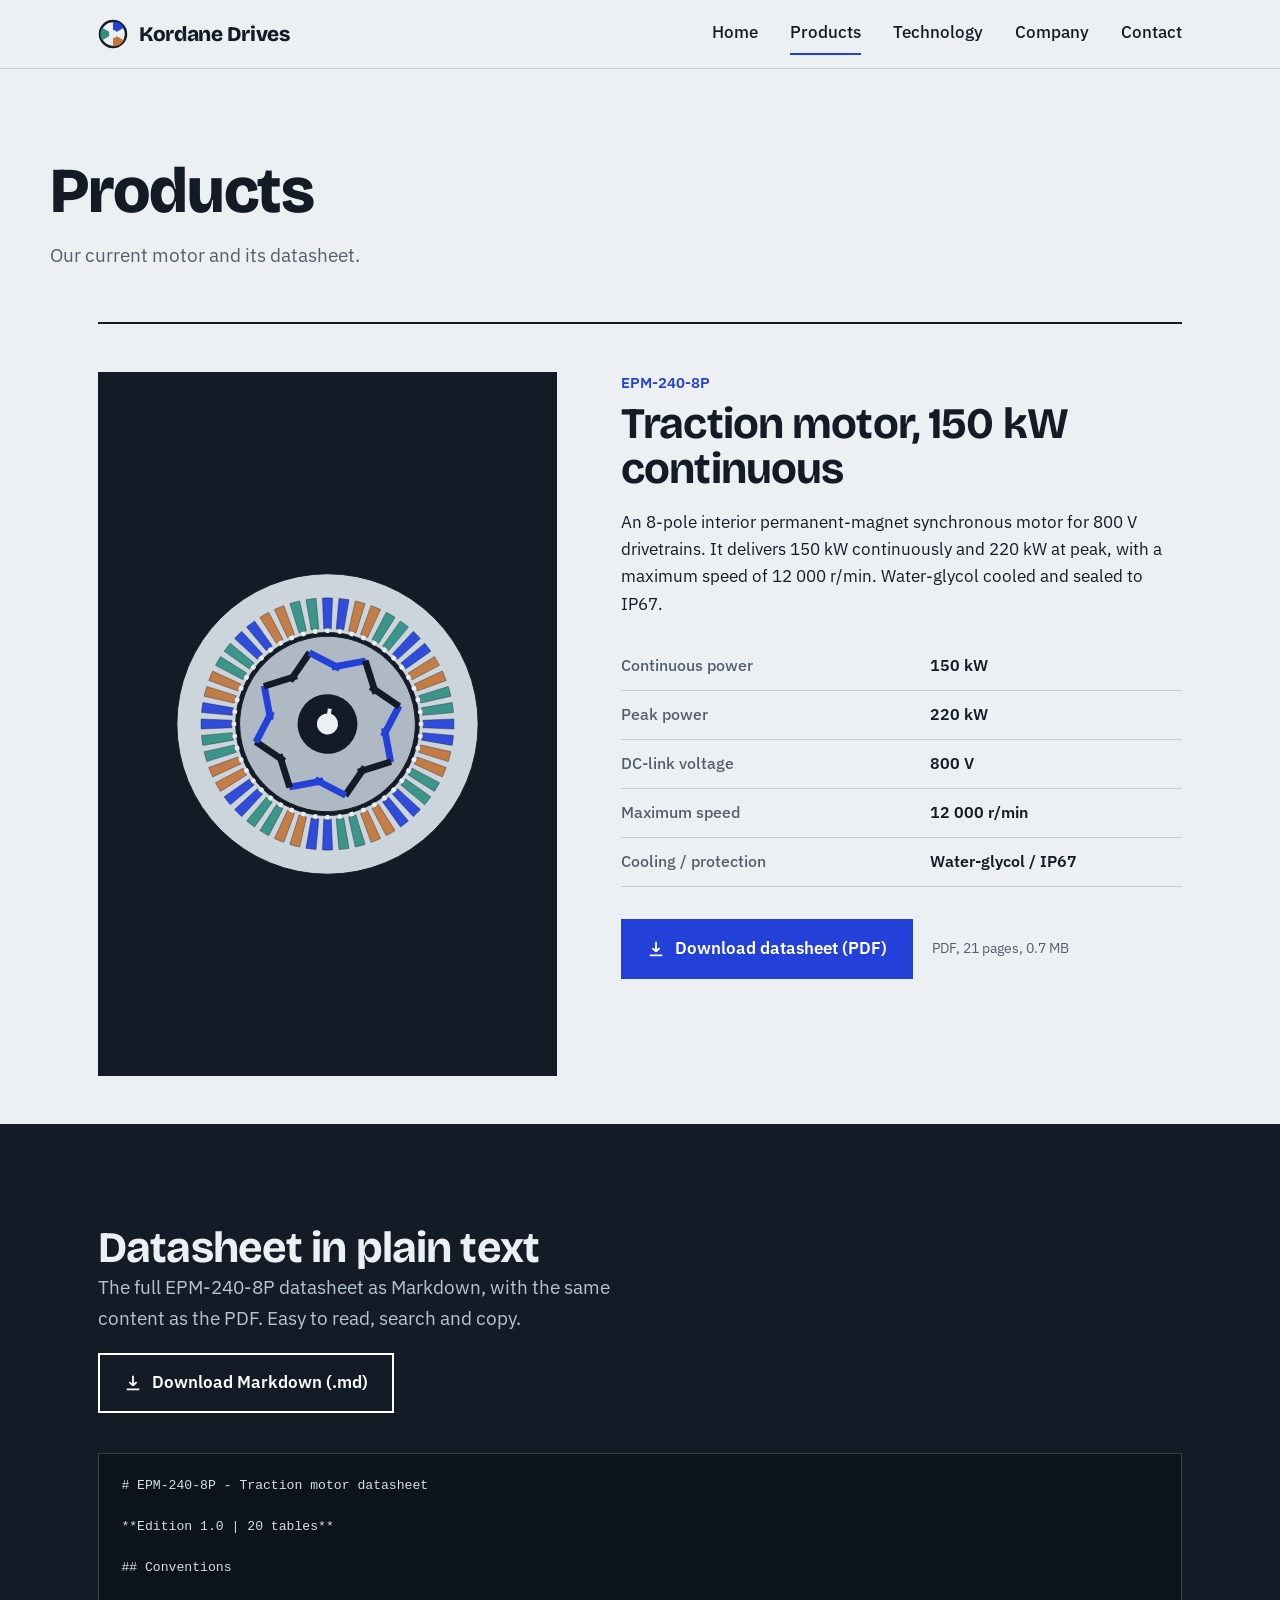
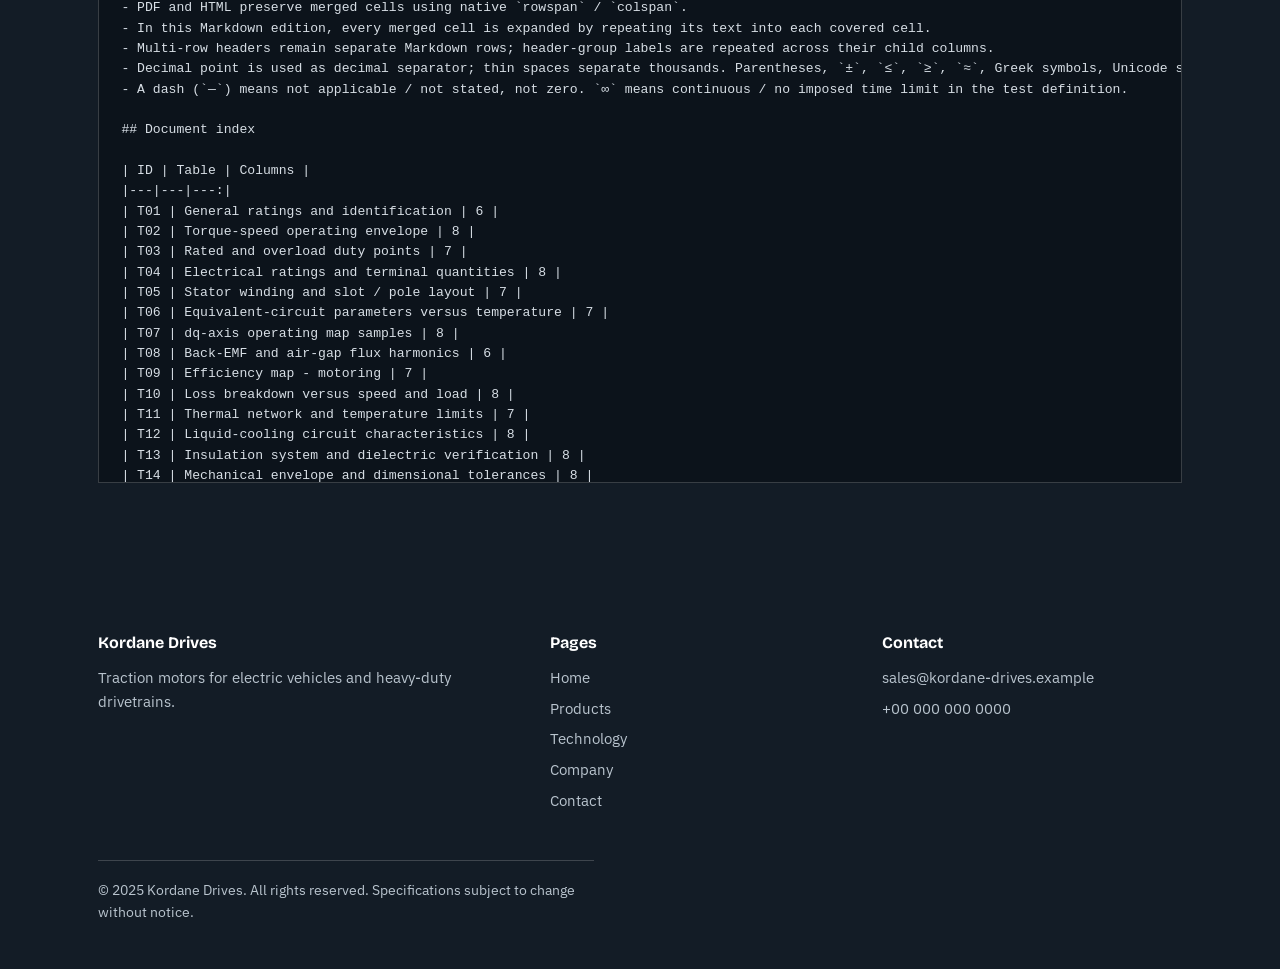
<file: products.html>
<!doctype html>
<html lang="en">
<head>
<meta charset="utf-8">
<meta name="viewport" content="width=device-width,initial-scale=1">
<title>Products | Kordane Drives</title>
<meta name="description" content="EPM-240-8P traction motor: 150 kW continuous, 220 kW peak, 800 V. Download the datasheet.">
<link rel="preconnect" href="https://fonts.googleapis.com">
<link rel="preconnect" href="https://fonts.gstatic.com" crossorigin>
<link href="https://fonts.googleapis.com/css2?family=Bricolage+Grotesque:opsz,wght@12..96,500;12..96,700;12..96,800&family=IBM+Plex+Sans:wght@400;500;600&display=swap" rel="stylesheet">
<link rel="stylesheet" href="assets/style.css">
<link rel="alternate" type="text/markdown" href="datasheets/EPM-240-8P-datasheet.md" title="EPM-240-8P datasheet (Markdown)">
</head>
<body>
<header class="site-header">
  <div class="wrap">
    <a class="brand" href="index.html"><svg viewBox="0 0 30 30" aria-hidden="true"><circle cx="15" cy="15" r="13" fill="none" stroke="#131C26" stroke-width="2.5"/><path d="M15 15 L15 2.5 A12.5 12.5 0 0 1 25.8 8.75Z" fill="#2340D9"/><path d="M15 15 L25.8 21.25 A12.5 12.5 0 0 1 15 27.5Z" fill="#C4753A"/><path d="M15 15 L4.2 21.25 A12.5 12.5 0 0 1 4.2 8.75Z" fill="#2F8F83"/><circle cx="15" cy="15" r="4" fill="#EDF0F2"/></svg>Kordane Drives</a>
    <button class="menu-btn" aria-expanded="false" aria-controls="nav">Menu</button>
    <nav class="nav" id="nav" aria-label="Main"><a href="index.html">Home</a><a href="products.html" aria-current="page">Products</a><a href="technology.html">Technology</a><a href="company.html">Company</a><a href="contact.html">Contact</a></nav>
  </div>
</header>
<main>

<div class="wrap page-title">
  <h1 style="font-size:clamp(2.4rem,5vw,4.2rem)">Products</h1>
  <p class="lead" style="margin-top:1rem">Our current motor and its datasheet.</p>
</div>
<div class="wrap">
  <article class="product" id="epm-240-8p">
    <div class="product-art"><img src="assets/motor.svg" alt="EPM-240-8P motor cross-section" width="640" height="640"></div>
    <div>
      <span class="code">EPM-240-8P</span>
      <h2>Traction motor, 150&nbsp;kW continuous</h2>
      <p style="margin-top:1rem">An 8-pole interior permanent-magnet synchronous motor for 800&nbsp;V drivetrains. It delivers 150&nbsp;kW continuously and 220&nbsp;kW at peak, with a maximum speed of 12&nbsp;000&nbsp;r/min. Water-glycol cooled and sealed to IP67.</p>
      <table class="spec">
        <tr><th>Continuous power</th><td>150 kW</td></tr>
        <tr><th>Peak power</th><td>220 kW</td></tr>
        <tr><th>DC-link voltage</th><td>800 V</td></tr>
        <tr><th>Maximum speed</th><td>12 000 r/min</td></tr>
        <tr><th>Cooling / protection</th><td>Water-glycol / IP67</td></tr>
      </table>
      <div class="download">
        <a class="btn" href="datasheets/EPM-240-8P-datasheet.pdf" download><svg viewBox="0 0 20 20" fill="none" stroke="currentColor" stroke-width="2" aria-hidden="true"><path d="M10 2v11m0 0l-4-4m4 4l4-4M3 17h14"/></svg>Download datasheet (PDF)</a>
        <small>PDF, 21 pages, 0.7 MB</small>
      </div>
    </div>
  </article>
</div>
<section class="dark ai-readable" id="ai-readable">
  <div class="wrap">
    <div class="section-head">
      <h2>Datasheet in plain text</h2>
      <p class="lead">The full EPM-240-8P datasheet as Markdown, with the same content as the PDF. Easy to read, search and copy.</p>
      <p><a class="btn ghost" style="color:#fff;border-color:#fff" href="datasheets/EPM-240-8P-datasheet.md" download><svg viewBox="0 0 20 20" fill="none" stroke="currentColor" stroke-width="2" aria-hidden="true"><path d="M10 2v11m0 0l-4-4m4 4l4-4M3 17h14"/></svg>Download Markdown (.md)</a></p>
    </div>
    <pre class="md-embed" id="datasheet-md" tabindex="0" aria-label="EPM-240-8P datasheet in Markdown"># EPM-240-8P - Traction motor datasheet

**Edition 1.0 | 20 tables**

## Conventions

- PDF and HTML preserve merged cells using native `rowspan` / `colspan`.
- In this Markdown edition, every merged cell is expanded by repeating its text into each covered cell.
- Multi-row headers remain separate Markdown rows; header-group labels are repeated across their child columns.
- Decimal point is used as decimal separator; thin spaces separate thousands. Parentheses, `±`, `≤`, `≥`, `≈`, Greek symbols, Unicode subscripts/superscripts and SI units are used as in the PDF.
- A dash (`—`) means not applicable / not stated, not zero. `∞` means continuous / no imposed time limit in the test definition.

## Document index

| ID | Table | Columns |
|---|---|---:|
| T01 | General ratings and identification | 6 |
| T02 | Torque-speed operating envelope | 8 |
| T03 | Rated and overload duty points | 7 |
| T04 | Electrical ratings and terminal quantities | 8 |
| T05 | Stator winding and slot / pole layout | 7 |
| T06 | Equivalent-circuit parameters versus temperature | 7 |
| T07 | dq-axis operating map samples | 8 |
| T08 | Back-EMF and air-gap flux harmonics | 6 |
| T09 | Efficiency map - motoring | 7 |
| T10 | Loss breakdown versus speed and load | 8 |
| T11 | Thermal network and temperature limits | 7 |
| T12 | Liquid-cooling circuit characteristics | 8 |
| T13 | Insulation system and dielectric verification | 8 |
| T14 | Mechanical envelope and dimensional tolerances | 8 |
| T15 | Bearing arrangement, fits and lubrication | 6 |
| T16 | Rotor and permanent-magnet material data | 8 |
| T17 | Vibration and acoustic order spectrum | 8 |
| T18 | Control and protection calibration values | 8 |
| T19 | Sensor pinout and signal conditioning | 8 |
| T20 | Environmental, reliability and interface qualification | 8 |

## T01 - General ratings and identification

Nameplate data, rated operating point and declared tolerances

**Structure note:** original PDF/HTML contains merged header or body cells; Markdown repeats merged-cell contents across the expanded grid.

| Property family | Characteristic | Nominal value | Nominal value | Permitted / operating range | Permitted / operating range |
| --- | --- | --- | --- | --- | --- |
| Property family | Characteristic | Value | Unit | Lower | Upper |
| Identification | Machine designation | EPM-240-8P | — | — | — |
| Identification | Frame / revision | 245-L180 / Rev. C.4 | — | — | — |
| Identification | Serial number format | X8-26-000000 | — | — | — |
| Rated output | Continuous mechanical power | 150 | kW | 0 | 150 |
| Rated output | Peak mechanical power | 220 | kW | 0 | 220 |
| Rated output | Rated shaft torque | 238.7 | N·m | 0 | 238.7 |
| Rated output | Rated speed | 6 000 | r/min | 0 | 12 000 |
| Supply | DC-link voltage, U&lt;sub&gt;DC&lt;/sub&gt; | 800 | V | 650 | 900 |
| Supply | Number of phases | 3 | — | 3 | 3 |
| Supply | Pole / slot count | 8 / 48 | — | 8 / 48 | 8 / 48 |
| Construction | Cooling / protection | Water-glycol / IP67 | — | — | — |
| Construction | Insulation / thermal class | Class 200 (R) | — | — | — |
| Construction | Approximate mass | 82.0 ± 2.0 | kg | 80.0 | 84.0 |

**Engineering note:** “—” denotes not applicable or not specified; it is not a zero value.

## T02 - Torque-speed operating envelope

Motoring and regenerative quadrants; positive speed convention

**Structure note:** original PDF/HTML contains merged header or body cells; Markdown repeats merged-cell contents across the expanded grid.

| Operating mode | Speed region | Speed n | Speed n | Shaft torque T&lt;sub&gt;m&lt;/sub&gt; | Shaft torque T&lt;sub&gt;m&lt;/sub&gt; | Mechanical power P&lt;sub&gt;m&lt;/sub&gt; | Mechanical power P&lt;sub&gt;m&lt;/sub&gt; |
| --- | --- | --- | --- | --- | --- | --- | --- |
| Operating mode | Speed region | From | To | Min. | Max. | Min. | Max. |
| Motoring | Constant torque | 0 | 3 000 | 0 | 520 | 0 | 163.4 |
| Motoring | Constant power | 3 000 | 6 000 | 238.7 | 477.5 | 150.0 | 150.0 |
| Motoring | Field weakening | 6 000 | 12 000 | 119.4 | 238.7 | 150.0 | 220.0 |
| Motoring | Overspeed (no load) | 12 000 | 13 200 | 0 | 12 | 0 | 16.6 |
| Regeneration | Continuous regen | 0 | 6 000 | -180 | 0 | -113.1 | 0 |
| Regeneration | Peak regen | 0 | 4 000 | -420 | 0 | -175.9 | 0 |
| Coast / open circuit | All speeds | 0 | 12 000 | ≈ 0 | ≈ 0 | ≈ 0 | ≈ 0 |

**Engineering note:** Peak values are time-limited; simultaneous maximum speed, torque and power are not guaranteed.

## T03 - Rated and overload duty points

Discrete test points for dynamometer setup and thermal-soak checks

**Structure note:** original PDF/HTML contains merged header or body cells; Markdown repeats merged-cell contents across the expanded grid.

| Test block | Point | n [r/min] | T&lt;sub&gt;m&lt;/sub&gt; [N·m] | P&lt;sub&gt;m&lt;/sub&gt; [kW] | Duration [s] | Duty description |
| --- | --- | --- | --- | --- | --- | --- |
| Continuous | CP-01 | 6 000 | 238.7 | 150.0 | ∞ | S1 reference |
| Continuous | CP-02 | 3 000 | 477.5 | 150.0 | ∞ | Low-speed thermal limit |
| Continuous | CP-03 | 12 000 | 119.4 | 150.0 | ∞ | High-speed field weakening |
| Overload | OL-10 | 2 000 | 520 | 108.9 | 60 | 10 min cycle; 10% duty |
| Overload | OL-30 | 4 000 | 500 | 209.4 | 30 | 30 s pulse; 5 min rest |
| Overload | OL-05 | 8 000 | 262.6 | 220.0 | 5 | Peak-power validation |
| Regenerative | RG-01 | 3 000 | -420 | -131.9 | 20 | DC-link absorption enabled |
| Regenerative | RG-02 | 6 000 | -180 | -113.1 | ∞ | Continuous regen reference |

**Engineering note:** P&lt;sub&gt;m&lt;/sub&gt; = 2πnT&lt;sub&gt;m&lt;/sub&gt;/60 000. Sign convention: motoring power and torque are positive; generating values are negative.

## T04 - Electrical ratings and terminal quantities

Three-phase quantities; RMS values unless explicitly marked peak

**Structure note:** original PDF/HTML contains merged header or body cells; Markdown repeats merged-cell contents across the expanded grid.

| Quantity group | Parameter | Symbol | Rated | Rated | Short-time / limit | Short-time / limit | Unit |
| --- | --- | --- | --- | --- | --- | --- | --- |
| Quantity group | Parameter | Symbol | Nominal | Tolerance | Maximum | Condition | Unit |
| DC bus | Link voltage | U&lt;sub&gt;DC&lt;/sub&gt; | 800 | ± 5 | 900 | V | At inverter terminals |
| DC bus | Undervoltage threshold | U&lt;sub&gt;UV&lt;/sub&gt; | 620 | ± 10 | — | — | V |
| DC bus | Overvoltage trip | U&lt;sub&gt;OV&lt;/sub&gt; | — | — | 930 | V | Trip, 50 ms debounce |
| AC side | Phase current, continuous | I&lt;sub&gt;ph,rms&lt;/sub&gt; | 250 | ± 3% | 250 | A | At 120 °C winding |
| AC side | Phase current, peak | I&lt;sub&gt;ph,pk&lt;/sub&gt; | 520 | ± 5% | 520 | A | ≤ 10 s |
| AC side | Fundamental phase voltage | U&lt;sub&gt;ph,1&lt;/sub&gt; | 265 | ± 4 | 310 | V | At base speed |
| Frequency | Electrical at 6 000 r/min | f&lt;sub&gt;e&lt;/sub&gt; | 400 | ± 1 | — | Hz | p = 4 pole pairs |
| Frequency | Electrical at 12 000 r/min | f&lt;sub&gt;e,max&lt;/sub&gt; | 800 | ± 2 | 880 | Hz | Overspeed excluded |
| Power quality | Power factor | cos φ | 0.96 | ± 0.02 | — | — | At rated point |

**Engineering note:** For balanced sinusoidal operation: P&lt;sub&gt;1&lt;/sub&gt; = √3 U&lt;sub&gt;LL&lt;/sub&gt;I&lt;sub&gt;L&lt;/sub&gt;cosφ. “Peak” current is instantaneous phase-current magnitude.

## T05 - Stator winding and slot / pole layout

Geometric winding specification and phase-belt assignment

**Structure note:** original PDF/HTML contains merged header or body cells; Markdown repeats merged-cell contents across the expanded grid.

| Stator section | Feature | Overall | Overall | Phase A | Phase B | Phase C |
| --- | --- | --- | --- | --- | --- | --- |
| Stator section | Feature | Value | Unit | Value | Value | Value |
| Topology | Slot / pole count | 48 / 8 | — | 16 slots | 16 slots | 16 slots |
| Topology | Slots per pole per phase, q | 2 | — | — | — | — |
| Topology | Coil pitch | 5 / 6 | slot | — | — | — |
| Topology | Winding factor, k&lt;sub&gt;w1&lt;/sub&gt; | 0.948 | — | — | — | — |
| Conductor | Parallel paths | 2 | — | — | — | — |
| Conductor | Turns per phase, N&lt;sub&gt;ph&lt;/sub&gt; | 48 | turn | — | — | — |
| Conductor | Copper area per slot | 18.4 | mm² | — | — | — |
| Insulation | Slot liner thickness | 0.30 | mm | Class 200 | Class 200 | Class 200 |
| Insulation | Phase separation | Double | — | A-B | B-C | C-A |
| Connection | Winding connection | Star (Y) | — | Neutral floating | Neutral floating | Neutral floating |
| Connection | Terminal resistance at 20 °C | R&lt;sub&gt;LL,20&lt;/sub&gt; = 18.6 | mΩ | 6.20 mΩ/phase | 6.20 mΩ/phase | 6.20 mΩ/phase |

**Engineering note:** Slot / phase allocation shown as aggregate counts; detailed coil-side numbering is omitted from this summary.

## T06 - Equivalent-circuit parameters versus temperature

Per-phase fundamental-frequency parameters; star-equivalent values

**Structure note:** original PDF/HTML contains merged header or body cells; Markdown repeats merged-cell contents across the expanded grid.

| Parameter class | Parameter | Symbol | 20 °C | 100 °C | 160 °C | Unit |
| --- | --- | --- | --- | --- | --- | --- |
| Resistance | DC phase resistance | R&lt;sub&gt;s,dc&lt;/sub&gt; | 6.20 | 8.15 | 9.62 | mΩ |
| Resistance | AC phase resistance at 400 Hz | R&lt;sub&gt;s,ac&lt;/sub&gt; | 7.10 | 9.34 | 11.02 | mΩ |
| Inductance | Direct-axis inductance | L&lt;sub&gt;d&lt;/sub&gt; | 0.285 | 0.279 | 0.274 | mH |
| Inductance | Quadrature-axis inductance | L&lt;sub&gt;q&lt;/sub&gt; | 0.612 | 0.598 | 0.584 | mH |
| Inductance | Zero-sequence inductance | L&lt;sub&gt;0&lt;/sub&gt; | 0.041 | 0.041 | 0.040 | mH |
| Magnetic | PM flux linkage at 25 °C | ψ&lt;sub&gt;PM&lt;/sub&gt; | 0.118 | 0.114 | 0.109 | Wb |
| Magnetic | Reluctance saliency ratio | L&lt;sub&gt;q&lt;/sub&gt;/L&lt;sub&gt;d&lt;/sub&gt; | 2.15 | 2.14 | 2.13 | — |
| Derived | Copper temperature coefficient | α&lt;sub&gt;Cu&lt;/sub&gt; | 0.00393 | — | — | K⁻¹ |
| Derived | Time constant at 20 °C | τ = L&lt;sub&gt;d&lt;/sub&gt;/R&lt;sub&gt;s&lt;/sub&gt; | 46.0 | — | — | ms |

**Engineering note:** Resistance correction: R(T) = R(T₀)[1 + α&lt;sub&gt;Cu&lt;/sub&gt;(T − T₀)]. Values are typical and do not replace measured parameter identification.

## T07 - dq-axis operating map samples

Selected current vectors for MTPA and field-weakening regions

**Structure note:** original PDF/HTML contains merged header or body cells; Markdown repeats merged-cell contents across the expanded grid.

| Region | Point | n [r/min] | i&lt;sub&gt;d&lt;/sub&gt; [A] | i&lt;sub&gt;q&lt;/sub&gt; [A] | β [electrical °] | T&lt;sub&gt;e&lt;/sub&gt; [N·m] | V&lt;sub&gt;s&lt;/sub&gt; [V rms] |
| --- | --- | --- | --- | --- | --- | --- | --- |
| MTPA | M-01 | 500 | -34 | 180 | -79.3 | 168 | 74 |
| MTPA | M-02 | 1 500 | -71 | 320 | -77.5 | 292 | 183 |
| MTPA | M-03 | 3 000 | -112 | 440 | -75.7 | 510 | 262 |
| MTPA | M-04 | 3 000 | -126 | 500 | -75.9 | 520 | 286 |
| Field weakening | FW-01 | 6 000 | -210 | 330 | -122.5 | 239 | 298 |
| Field weakening | FW-02 | 9 000 | -285 | 210 | -143.6 | 171 | 301 |
| Field weakening | FW-03 | 12 000 | -315 | 145 | -157.2 | 119 | 307 |
| Regeneration | RG-03 | 4 000 | -64 | -390 | -99.3 | -402 | 276 |
| Regeneration | RG-04 | 8 000 | -180 | -210 | -130.6 | -178 | 305 |

**Engineering note:** Park convention: i&lt;sub&gt;d&lt;/sub&gt; is negative in field weakening. β = atan2(i&lt;sub&gt;q&lt;/sub&gt;, i&lt;sub&gt;d&lt;/sub&gt;) according to the stated sign convention.

## T08 - Back-EMF and air-gap flux harmonics

Open-circuit line-to-line voltage at 1 000 r/min, 25 °C rotor temperature

**Structure note:** original PDF/HTML contains merged header or body cells; Markdown repeats merged-cell contents across the expanded grid.

| Signal | Component | Order h | Frequency [Hz] | Amplitude [V rms] | Relative level [%] |
| --- | --- | --- | --- | --- | --- |
| E&lt;sub&gt;LL&lt;/sub&gt; | Fundamental | 1 | 66.67 | 38.4 | 100.00 |
| E&lt;sub&gt;LL&lt;/sub&gt; | 3rd harmonic | 3 | 200.00 | 0.18 | 0.47 |
| E&lt;sub&gt;LL&lt;/sub&gt; | 5th harmonic | 5 | 333.33 | 1.12 | 2.92 |
| E&lt;sub&gt;LL&lt;/sub&gt; | 7th harmonic | 7 | 466.67 | 0.76 | 1.98 |
| E&lt;sub&gt;LL&lt;/sub&gt; | 11th harmonic | 11 | 733.33 | 0.31 | 0.81 |
| Air-gap B&lt;sub&gt;r&lt;/sub&gt; | Fundamental peak | 1 | — | 0.82 | 100.00 |
| Air-gap B&lt;sub&gt;r&lt;/sub&gt; | 5th spatial harmonic | 5 | — | 0.024 | 2.93 |
| Air-gap B&lt;sub&gt;r&lt;/sub&gt; | 7th spatial harmonic | 7 | — | 0.015 | 1.83 |
| THD, line-line | THD = √ΣE&lt;sub&gt;h&lt;/sub&gt;²/E&lt;sub&gt;1&lt;/sub&gt; | — | — | 3.72 | % |

**Engineering note:** Voltage amplitudes scale approximately with speed under open-circuit conditions; harmonic phase angles are not included.

## T09 - Efficiency map - motoring

η = Pshaft / Pdc; stabilized coolant at 65 °C and UDC = 800 V

**Structure note:** original PDF/HTML contains merged header or body cells; Markdown repeats merged-cell contents across the expanded grid.

| Load torque T/T&lt;sub&gt;rated&lt;/sub&gt; | Speed band | Speed band | Speed band | Speed band | Speed band | Speed band |
| --- | --- | --- | --- | --- | --- | --- |
| Load torque T/T&lt;sub&gt;rated&lt;/sub&gt; | 1 000 rpm | 2 000 rpm | 4 000 rpm | 6 000 rpm | 8 000 rpm | 12 000 rpm |
| 10 % | 84.1 % | 88.7 % | 90.8 % | 90.1 % | 88.2 % | 82.5 % |
| 20 % | 89.4 % | 92.6 % | 94.8 % | 94.2 % | 92.1 % | 87.0 % |
| 40 % | 92.1 % | 95.0 % | 96.4 % | 96.8 % | 95.6 % | 91.3 % |
| 60 % | 92.8 % | 95.7 % | 96.9 % | 97.1 % | 96.4 % | 92.8 % |
| 80 % | 92.5 % | 95.4 % | 96.8 % | 97.2 % | 96.6 % | 93.0 % |
| 100 % | 91.9 % | 95.0 % | 96.5 % | 97.0 % | 96.1 % | 92.4 % |
| 120 % | 90.2 % | 94.1 % | 95.9 % | 96.2 % | 94.8 % | 90.1 % |
| Measurement status: interpolated grid; cells within ±0.4 percentage points (pp) | Measurement status: interpolated grid; cells within ±0.4 percentage points (pp) | Measurement status: interpolated grid; cells within ±0.4 percentage points (pp) | Measurement status: interpolated grid; cells within ±0.4 percentage points (pp) | Measurement status: interpolated grid; cells within ±0.4 percentage points (pp) | Measurement status: interpolated grid; cells within ±0.4 percentage points (pp) | Measurement status: interpolated grid; cells within ±0.4 percentage points (pp) |

**Engineering note:** Cells are efficiency percentages, not absolute power. Values below 10% torque are excluded from the map.

## T10 - Loss breakdown versus speed and load

Estimated steady-state loss partition at 65 °C inlet coolant

**Structure note:** original PDF/HTML contains merged header or body cells; Markdown repeats merged-cell contents across the expanded grid.

| Load case | n [r/min] | Pout [kW] | Copper losses | Copper losses | Iron losses | Iron losses | Other losses |
| --- | --- | --- | --- | --- | --- | --- | --- |
| Load case | n [r/min] | Pout [kW] | P&lt;sub&gt;Cu&lt;/sub&gt; [kW] | Share [%] | P&lt;sub&gt;Fe&lt;/sub&gt; [kW] | Share [%] | P&lt;sub&gt;misc&lt;/sub&gt; [kW] |
| Low speed | 1 500 | 25.0 | 0.82 | 37.6 | 0.31 | 14.2 | 1.05 |
| Low speed | 2 500 | 65.0 | 1.46 | 42.0 | 0.58 | 16.7 | 1.44 |
| Base speed | 6 000 | 150.0 | 2.05 | 38.0 | 1.24 | 23.0 | 2.11 |
| Base speed | 7 500 | 180.0 | 2.41 | 40.1 | 1.72 | 28.6 | 1.88 |
| High speed | 10 000 | 180.0 | 1.88 | 32.8 | 2.36 | 41.2 | 1.49 |
| High speed | 12 000 | 150.0 | 1.54 | 28.1 | 2.84 | 51.8 | 1.10 |
| Total at rated point / 6 000 r/min | Total at rated point / 6 000 r/min | 150.0 | 2.05 | 38.0 | 1.24 | 23.0 | 2.11 |

**Engineering note:** Other losses include magnet eddy-current, mechanical, stray-load and windage components. Share denominator: total motor loss, not Pout.

## T11 - Thermal network and temperature limits

Lumped thermal nodes used by the supervisory derating model

**Structure note:** original PDF/HTML contains merged header or body cells; Markdown repeats merged-cell contents across the expanded grid.

| Thermal zone | Node / component | C&lt;sub&gt;th&lt;/sub&gt; [J/K] | R&lt;sub&gt;th&lt;/sub&gt; to coolant [K/W] | Continuous limit [°C] | Transient limit [°C] | Sensor tag |
| --- | --- | --- | --- | --- | --- | --- |
| Stator | Copper hot spot | 2 850 | 0.036 | 180 | 200 / 10 s | NTC-W1 |
| Stator | Slot liner | 1 220 | 0.052 | 155 | 180 / 60 s | NTC-S2 |
| Stator | Stator yoke | 4 600 | 0.028 | 150 | 165 / 60 s | NTC-S3 |
| Rotor | Permanent magnet | 1 480 | 0.091 | 150 | 165 / 5 s | EST-R1 |
| Rotor | Rotor core | 3 200 | 0.074 | 180 | 200 / 10 s | EST-R2 |
| Rotor | Shaft | 1 050 | 0.063 | 160 | 180 / 60 s | — |
| Coolant | Inlet manifold | — | — | 65 | 75 / 30 s | NTC-CI |
| Coolant | Outlet manifold | — | — | 85 | 95 / 10 s | NTC-CO |

**Engineering note:** R&lt;sub&gt;th&lt;/sub&gt; values are equivalent fitted values for the thermal model; they are not directly additive across parallel heat paths.

## T12 - Liquid-cooling circuit characteristics

Water / ethylene-glycol mixture 50:50 by volume; nominal inlet 65 °C

**Structure note:** original PDF/HTML contains merged header or body cells; Markdown repeats merged-cell contents across the expanded grid.

| Circuit segment | Quantity | Nominal | Nominal | Nominal | Minimum | Maximum | Acceptance / note |
| --- | --- | --- | --- | --- | --- | --- | --- |
| Circuit segment | Quantity | Symbol | Value | Unit | Value | Value | Acceptance / note |
| Pump | Volumetric flow | Q̇ | 12.0 | L/min | 8.0 | 16.0 | No air entrainment |
| Pump | Inlet pressure | p&lt;sub&gt;in&lt;/sub&gt; | 180 | kPa(g) | 120 | 250 | kPa(g) |
| Pump | Coolant inlet temperature | T&lt;sub&gt;in&lt;/sub&gt; | 65 | °C | −20 | 80 | °C |
| Motor jacket | Pressure drop at 12 L/min | Δp&lt;sub&gt;m&lt;/sub&gt; | 24 | kPa | 18 | 35 | kPa |
| Motor jacket | Wetted volume | V&lt;sub&gt;m&lt;/sub&gt; | 0.82 | L | 0.75 | 0.90 | L |
| Connections | Inlet port | G 3/8 | — | — | — | — | ISO 228-1 |
| Connections | Outlet port | G 3/8 | — | — | — | — | ISO 228-1 |
| Connections | Leak test | p&lt;sub&gt;test&lt;/sub&gt; | 300 | kPa | — | — | 60 s; ≤ 1 cm³/min |

**Engineering note:** Coolant properties assumed at 65 °C: ρ = 1 045 kg/m³; c&lt;sub&gt;p&lt;/sub&gt; = 3.55 kJ/(kg·K); λ = 0.41 W/(m·K).

## T13 - Insulation system and dielectric verification

Production and type-test requirements

**Structure note:** original PDF/HTML contains merged header or body cells; Markdown repeats merged-cell contents across the expanded grid.

| Test family | Test item | Applied quantity | Applied quantity | Duration | Pass criterion | Pass criterion | Test reference |
| --- | --- | --- | --- | --- | --- | --- | --- |
| Test family | Test item | Value | Unit | Duration | Value | Unit | Test reference |
| Insulation resistance | Phase-to-frame | U&lt;sub&gt;test&lt;/sub&gt; = 1 000 | V DC | 60 | ≥ 100 | MΩ | IEC 60034-1* |
| Insulation resistance | After humidity conditioning | 500 | V DC | 60 | ≥ 20 | MΩ | Internal WI-EL-07 |
| Insulation resistance | Polarization index, PI | R&lt;sub&gt;10 min&lt;/sub&gt;/R&lt;sub&gt;1 min&lt;/sub&gt; | — | — | ≥ 2.0 | — | IEEE 43* |
| Withstand voltage | Stator to frame | 2.4 | kV AC rms | 60 | No breakdown | — | IEC 60034-1* |
| Withstand voltage | Repetitive impulse | V&lt;sub&gt;pk&lt;/sub&gt; = 1.8 | kV | 10⁶ pulses | No partial discharge above 10 pC | — | Internal WI-EL-12 |
| Partial discharge | Apparent charge | q&lt;sub&gt;PD&lt;/sub&gt; ≤ 10 | pC | — | ≤ 10 | pC | IEC 60270* |
| Insulation material | Thermal class | 200 (R) | — | — | — | — | IEC 60085* |

**Engineering note:** Asterisk (*) identifies a reference family only; verify the current edition and applicability before certification or compliance claims.

## T14 - Mechanical envelope and dimensional tolerances

All dimensions in mm unless otherwise indicated; datum A = shaft axis

**Structure note:** original PDF/HTML contains merged header or body cells; Markdown repeats merged-cell contents across the expanded grid.

| Feature group | Feature / datum | Nominal | Upper dev. | Lower dev. | Inspection tool | Geometric control | Geometric control |
| --- | --- | --- | --- | --- | --- | --- | --- |
| Feature group | Feature / datum | Nominal | Upper dev. | Lower dev. | Inspection tool | Tolerance | Reference |
| Housing | Outer diameter ØD | 245.00 | +0.10 | −0.10 | CMM | 0.08 | A |
| Housing | Overall length L | 312.0 | +0.5 | −0.5 | Height gauge | 0.20 | B |
| Housing | Mounting foot width | 82.0 | +0.2 | −0.2 | Caliper | 0.15 | A-B |
| Housing | Pilot diameter ØP | 160.00 | +0.02 | 0.00 | Air gauge | 0.015 | A |
| Shaft | Shaft extension Ød | 45.000 | 0.000 | −0.016 | Micrometer | 0.008 | A |
| Shaft | Keyway width b | 14.00 | +0.018 | 0.000 | Gauge blocks | 0.02 | A |
| Shaft | Runout at bearing seat | — | — | — | Dial indicator | 0.010 | A |
| Shaft | Threaded end | M36 × 1.5-6g | — | — | Thread ring | Class 6g | ISO metric |
| Air gap | Radial air gap δ | 0.90 | +0.08 | −0.08 | Feeler / CMM | 0.05 | A |
| Air gap | Concentricity rotor/stator | — | — | — | CMM | Ø0.04 | A |

**Engineering note:** Do not infer a manufacturing tolerance from a nominal-only dimension. “—” means no separate tolerance is specified in this table.

## T15 - Bearing arrangement, fits and lubrication

Drive-end (DE) and non-drive-end (NDE) assembly data

**Structure note:** original PDF/HTML contains merged header or body cells; Markdown repeats merged-cell contents across the expanded grid.

| Assembly end | Component | Designation / value | Fit / clearance | Lubricant | Service data |
| --- | --- | --- | --- | --- | --- |
| DE | Deep-groove bearing | 6209-C3 | k5 / H6 | Polyurea NLGI-2 | Sealed for life |
| DE | Bore / OD | 45 / 85 mm | k5 / H6 | — | Radial load ≤ 4.2 kN |
| DE | Dynamic / static rating | 35.1 / 21.6 kN | — | — | C / C₀ |
| DE | Reference life L₁₀h | ≥ 30 000 h | — | — | n = 6 000 r/min |
| NDE | Cylindrical roller bearing | NU208-E | j5 / H6 | Polyurea NLGI-2 | Sealed for life |
| NDE | Bore / OD | 40 / 80 mm | j5 / H6 | — | Axial float 0.4-0.7 mm |
| NDE | Grease temperature | T₍g,max₎ = 150 °C | — | — | Peak 10 min |
| Assembly | Axial preload (DE) | 80 ± 15 N | — | — | Shim controlled; axial |
| Assembly | End-play at 20 °C | 0.05-0.12 mm | — | — | Axial, assembled |

**Engineering note:** Bearing life estimate follows L₁₀ = (C/P)ᵖ × 10⁶ revolutions; p = 3 for ball bearings and 10/3 for roller bearings.

## T16 - Rotor and permanent-magnet material data

Nominal supplier-grade properties; magnetic data at stated test conditions

**Structure note:** original PDF/HTML contains merged header or body cells; Markdown repeats merged-cell contents across the expanded grid.

| Material zone | Property | Symbol | Value | Unit | Test temperature [°C] | Tolerance / class | Remark |
| --- | --- | --- | --- | --- | --- | --- | --- |
| Permanent magnet | Grade | — | N42SH | — | 20 | SH | Sintered NdFeB |
| Permanent magnet | Remanence | B&lt;sub&gt;r&lt;/sub&gt; | 1.30-1.34 | T | 20 | ± 0.02 T | Along easy axis |
| Permanent magnet | Intrinsic coercivity | H&lt;sub&gt;cj&lt;/sub&gt; | ≥ 1 592 | kA/m | 20 | Minimum | Hcj |
| Permanent magnet | Reversible coefficient | α&lt;sub&gt;Br&lt;/sub&gt; | −0.11 | %/K | 20-120 | Typical | Reversible |
| Rotor core | Steel grade | — | 35PN230 | — | 20 | M270-like | Lamination |
| Rotor core | Density | ρ | 7 650 | kg/m³ | 20 | ± 2% | Nominal |
| Rotor core | Electrical resistivity | ρ&lt;sub&gt;e&lt;/sub&gt; | 4.7 × 10⁻⁷ | Ω·m | 20 | ± 10% | Longitudinal |
| Shaft | Steel grade | — | 42CrMo4 QT | — | 20 | EN 10083 | Quenched / tempered |
| Shaft | Yield strength | R&lt;sub&gt;p0.2&lt;/sub&gt; | ≥ 750 | MPa | 20 | Minimum | Axial specimen |

**Engineering note:** Material values are nominal; supplier certificates and batch traceability take precedence over this table.

## T17 - Vibration and acoustic order spectrum

Radial acceleration measured at housing, DE horizontal axis; no-load sweep

**Structure note:** original PDF/HTML contains merged header or body cells; Markdown repeats merged-cell contents across the expanded grid.

| Speed band | Order | Frequency relation | Amplitude a&lt;sub&gt;rms&lt;/sub&gt; | Amplitude a&lt;sub&gt;rms&lt;/sub&gt; | Limit | Limit | Evaluation |
| --- | --- | --- | --- | --- | --- | --- | --- |
| Speed band | Order | Frequency relation | Value | Unit | Value | Unit | Evaluation |
| 0-3 000 | 1× | n/60 | 0.42 | mm/s | 1.8 | mm/s | RMS, 10 Hz HPF |
| 0-3 000 | 2× | 2n/60 | 0.18 | mm/s | 1.0 | mm/s | RMS |
| 0-3 000 | 48× slot pass | 48n/60 | 0.09 | mm/s | 0.60 | mm/s | Order tracking |
| 3 000-8 000 | 1× | n/60 | 0.61 | mm/s | 2.2 | mm/s | 10 s dwell |
| 3 000-8 000 | 2× | 2n/60 | 0.24 | mm/s | 1.2 | mm/s | 10 s dwell |
| 8 000-12 000 | 1× | n/60 | 0.88 | mm/s | 2.8 | mm/s | 5 s dwell |
| 8 000-12 000 | Electrical tone at 800 Hz | 12× f&lt;sub&gt;e&lt;/sub&gt; | 9.6 | m/s² | 15 | m/s² | FFT, Hanning |
| All speeds | Sound pressure level | L&lt;sub&gt;pA&lt;/sub&gt; | 68.5 | dB(A) | 72 | dB(A) | 1 m, hemi-anechoic |

**Engineering note:** The 48× slot-pass label denotes a mechanical order referenced to rotor speed; electrical orders are separately referenced to f&lt;sub&gt;e&lt;/sub&gt;.

## T18 - Control and protection calibration values

FOC current loops, speed loop, modulation and fault thresholds

**Structure note:** original PDF/HTML contains merged header or body cells; Markdown repeats merged-cell contents across the expanded grid.

| Control block | Setting | Symbol | Nominal | Min. | Max. | Unit | Activation / qualifier |
| --- | --- | --- | --- | --- | --- | --- | --- |
| Current loop | d-axis bandwidth | f&lt;sub&gt;ci,d&lt;/sub&gt; | 1 200 | 800 | 1 500 | Hz | Small-signal, 20 °C |
| Current loop | q-axis bandwidth | f&lt;sub&gt;ci,q&lt;/sub&gt; | 1 000 | 700 | 1 300 | Hz | Small-signal |
| Current loop | Current limit | I&lt;sub&gt;lim&lt;/sub&gt; | 520 | 0 | 520 | A peak | 10 s maximum |
| Current loop | PWM frequency | f&lt;sub&gt;PWM&lt;/sub&gt; | 10 | 8 | 16 | kHz | Center-aligned SVPWM |
| Speed loop | Bandwidth | f&lt;sub&gt;ω&lt;/sub&gt; | 18 | 10 | 25 | Hz | No load inertia J = 0.042 kg·m² |
| Speed loop | Overspeed trip | n&lt;sub&gt;trip&lt;/sub&gt; | 13 500 | 13 000 | 14 000 | r/min | 100 ms persistence |
| Speed loop | Speed ramp | dn/dt | 2 500 | 500 | 4 000 | r/min/s | Thermal derating may reduce |
| Protection | Winding warning | T&lt;sub&gt;warn&lt;/sub&gt; | 160 | 140 | 175 | °C | Derate begins |
| Protection | Winding shutdown | T&lt;sub&gt;trip&lt;/sub&gt; | 185 | 175 | 195 | °C | Latch; restart inhibited |
| Protection | DC overvoltage | U&lt;sub&gt;OV&lt;/sub&gt; | 930 | 910 | 950 | V | 20 ms debounce |
| Protection | Resolver loss | Δθ&lt;sub&gt;err&lt;/sub&gt; | &gt; 12 | — | — | ° | Fault after 50 ms |

**Engineering note:** Controller settings are nominal calibration values, not validated safety limits. Actual protection requires system-level hazard analysis.

## T19 - Sensor pinout and signal conditioning

Connector X3, 12-way; pin numbers are cavity identifiers

**Structure note:** original PDF/HTML contains merged header or body cells; Markdown repeats merged-cell contents across the expanded grid.

| Connector | Pin | Signal name | Direction | Electrical level | Electrical level | Scaling / calibration | Diagnostic |
| --- | --- | --- | --- | --- | --- | --- | --- |
| Connector | Pin | Signal name | Direction | Range | Nominal | Scaling / calibration | Diagnostic |
| Resolver | 1 | EXC+ | Output | 7.0 | V rms | 10 kHz ± 0.5% | Amplitude check |
| Resolver | 2 | EXC− | Output | 7.0 | V rms | Differential | Short detection |
| Resolver | 3 | SIN+ | Input | 0.5-3.5 | V diff | k = 0.50 V/V | Open / short |
| Resolver | 4 | SIN− | Input | 0.5-3.5 | V diff | Offset &lt; 20 mV | Open / short |
| Resolver | 5 | COS+ | Input | 0.5-3.5 | V diff | k = 0.50 V/V | Open / short |
| Resolver | 6 | COS− | Input | 0.5-3.5 | V diff | Offset &lt; 20 mV | Open / short |
| Temperature | 7 | NTC-W1 | Input | 0-5 | V | R25 = 10 kΩ; B = 3 980 K | Range check |
| Temperature | 8 | NTC-CI | Input | 0-5 | V | R25 = 10 kΩ; B = 3 430 K | Range check |
| Temperature | 9 | NTC-CO | Input | 0-5 | V | R25 = 10 kΩ; B = 3 430 K | Range check |
| Supply / shield | 10 | +5V_S | Output | 4.85-5.15 | V DC | ≤ 60 mA | Overcurrent |
| Supply / shield | 11 | AGND | Return | — | — | Star-ground | Continuity |
| Supply / shield | 12 | SHIELD | Chassis | — | — | 360° clamp | Bond resistance &lt; 10 mΩ |

**Engineering note:** Do not connect resolver excitation pins to the 5 V sensor supply.

## T20 - Environmental, reliability and interface qualification

Qualification matrix; status codes apply to this revision only

**Structure note:** original PDF/HTML contains merged header or body cells; Markdown repeats merged-cell contents across the expanded grid.

| Qualification group | Test / interface | Condition | Condition | Exposure / cycles | Acceptance criterion | Sample size n | Status |
| --- | --- | --- | --- | --- | --- | --- | --- |
| Qualification group | Test / interface | Value | Unit | Exposure / cycles | Acceptance criterion | Sample size n | Status |
| Environment | Operating ambient | −40 to +85 | °C | Continuous | Functional operation | 5 | PASS |
| Environment | Thermal cycling | −40 ↔ +150 | °C | 500 cycles | No cracks; insulation drift ≤ 5% | 3 | PASS |
| Environment | Humidity storage | 85 / 85 | %RH / °C | 1 000 h | No corrosion | 3 | PASS |
| Environment | Ingress protection | IP67 | — | 1 m / 30 min | No water ingress | 3 | PASS |
| Mechanical | Random vibration | 10-2 000 | Hz; 12.5 g rms | 8 h / axis | No structural cracks | 3 | PASS |
| Mechanical | Shock | 50 | g; 11 ms | 18 pulses | No functional damage | 3 | PASS |
| Mechanical | Overspeed proof | 15 000 | r/min | 2 min | No permanent deformation | 2 | PASS |
| Reliability | Target service life | 15 000 | h | — | B10 ≥ 12 000 h | — | TARGET |
| Reliability | Weibull shape β | 1.65 | — | — | Estimated β parameter | 10 | EST. |
| Reliability | Field return target | ≤ 50 | ppm | per annum | ≤ 50 ppm/year | — | TARGET |
| Interfaces | HV connector | HVP800-2P | — | 800 V DC; 350 A cont. | Rated interface | — | RELEASED |
| Interfaces | LV connector | X3-12 | — | 12-way sealed | IP67 | — | RELEASED |
| Interfaces | Communication | CAN FD | 2 Mbit/s | data rate | ISO 11898-1* | — | RELEASED |

**Engineering note:** Status legend: PASS = sample met the stated criterion; TARGET = engineering target; EST. = estimated, not demonstrated.</pre>
  </div>
</section>

</main>
<footer class="site-footer">
  <div class="wrap">
    <div>
      <h4>Kordane Drives</h4>
      <p>Traction motors for electric vehicles and heavy-duty drivetrains.</p>
    </div>
    <div>
      <h4>Pages</h4>
      <ul><li><a href="index.html">Home</a></li><li><a href="products.html">Products</a></li><li><a href="technology.html">Technology</a></li><li><a href="company.html">Company</a></li><li><a href="contact.html">Contact</a></li></ul>
    </div>
    <div>
      <h4>Contact</h4>
      <ul><li>sales@kordane-drives.example</li><li>+00 000 000 0000</li></ul>
    </div>
    <p class="legal">© 2025 Kordane Drives. All rights reserved. Specifications subject to change without notice.</p>
  </div>
</footer>
<script>
const b=document.querySelector('.menu-btn'),n=document.getElementById('nav');
b.addEventListener('click',()=>{const o=n.classList.toggle('open');b.setAttribute('aria-expanded',o)});
</script>
</body>
</html>
</file>
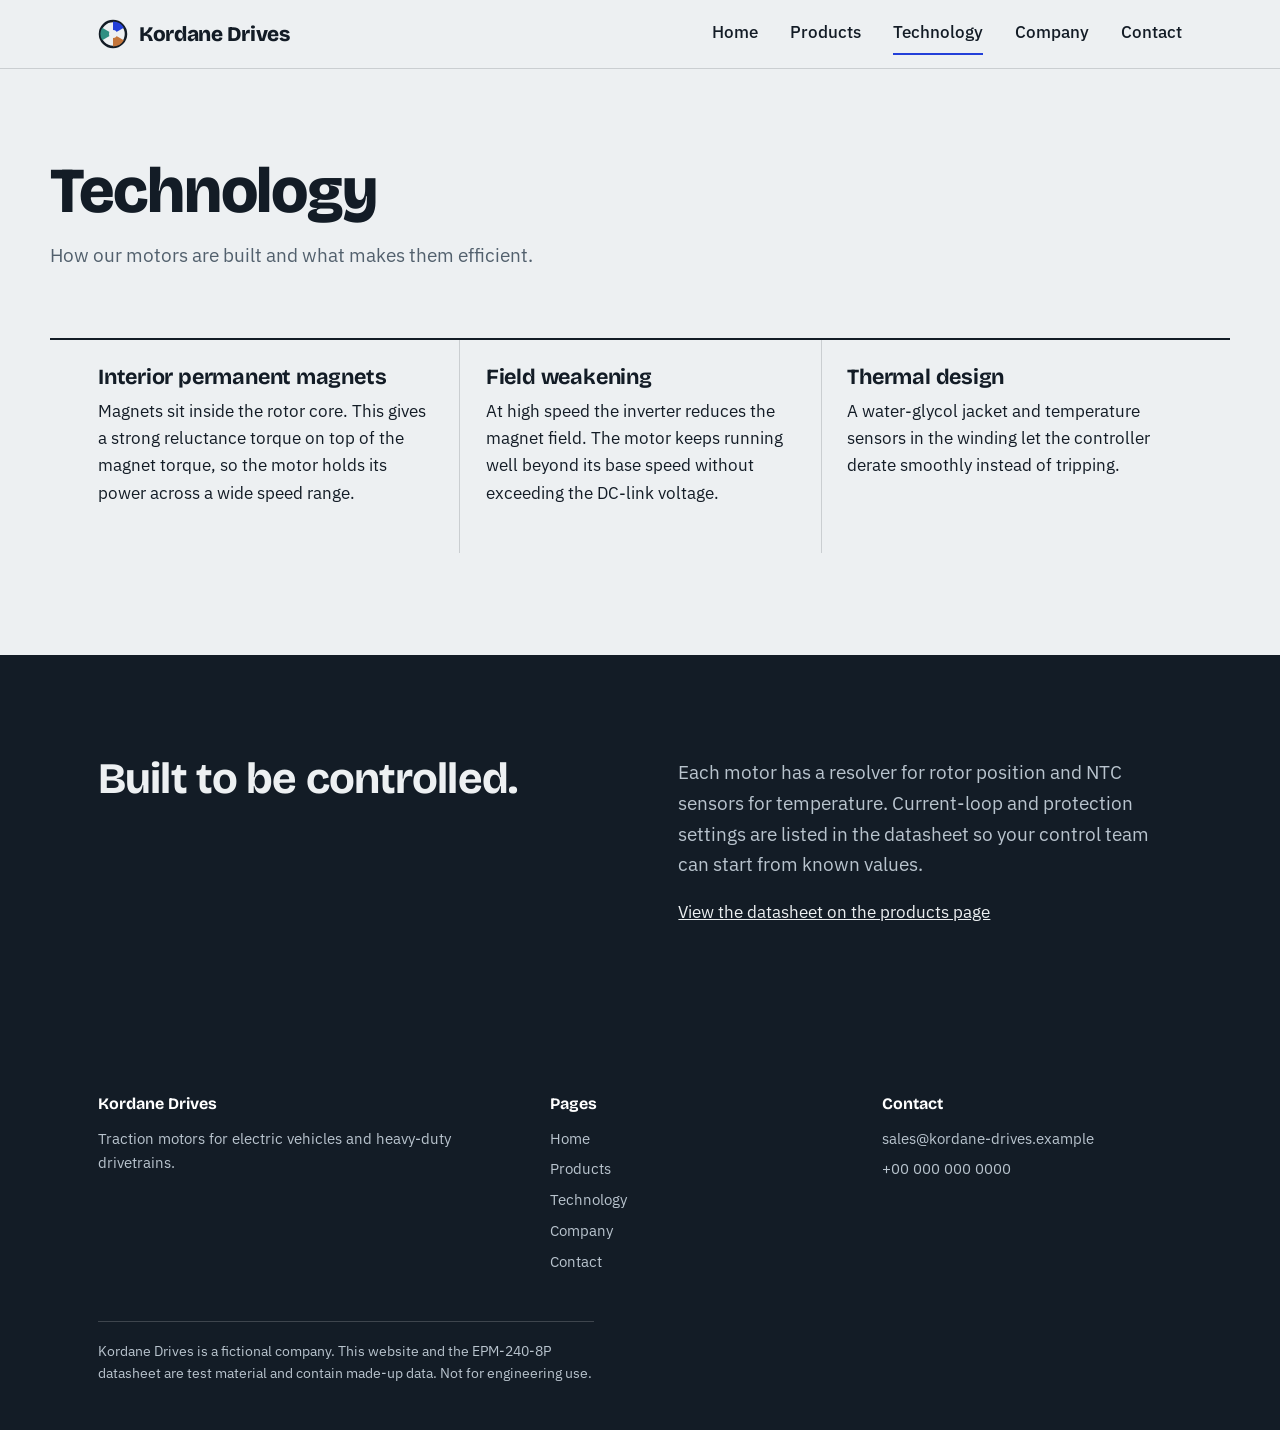
<file: technology.html>
<!doctype html>
<html lang="en">
<head>
<meta charset="utf-8">
<meta name="viewport" content="width=device-width,initial-scale=1">
<title>Technology | Kordane Drives</title>
<meta name="description" content="Interior permanent magnets, field weakening and thermal design in Kordane traction motors.">
<link rel="preconnect" href="https://fonts.googleapis.com">
<link rel="preconnect" href="https://fonts.gstatic.com" crossorigin>
<link href="https://fonts.googleapis.com/css2?family=Bricolage+Grotesque:opsz,wght@12..96,500;12..96,700;12..96,800&family=IBM+Plex+Sans:wght@400;500;600&display=swap" rel="stylesheet">
<link rel="stylesheet" href="assets/style.css">
</head>
<body>
<header class="site-header">
  <div class="wrap">
    <a class="brand" href="index.html"><svg viewBox="0 0 30 30" aria-hidden="true"><circle cx="15" cy="15" r="13" fill="none" stroke="#131C26" stroke-width="2.5"/><path d="M15 15 L15 2.5 A12.5 12.5 0 0 1 25.8 8.75Z" fill="#2340D9"/><path d="M15 15 L25.8 21.25 A12.5 12.5 0 0 1 15 27.5Z" fill="#C4753A"/><path d="M15 15 L4.2 21.25 A12.5 12.5 0 0 1 4.2 8.75Z" fill="#2F8F83"/><circle cx="15" cy="15" r="4" fill="#EDF0F2"/></svg>Kordane Drives</a>
    <button class="menu-btn" aria-expanded="false" aria-controls="nav">Menu</button>
    <nav class="nav" id="nav" aria-label="Main"><a href="index.html">Home</a><a href="products.html">Products</a><a href="technology.html" aria-current="page">Technology</a><a href="company.html">Company</a><a href="contact.html">Contact</a></nav>
  </div>
</header>
<main>

<div class="wrap page-title">
  <h1 style="font-size:clamp(2.4rem,5vw,4.2rem)">Technology</h1>
  <p class="lead" style="margin-top:1rem">How our motors are built and what makes them efficient.</p>
</div>
<section style="padding-top:1rem">
  <div class="wrap cards">
    <div class="card"><h3>Interior permanent magnets</h3><p>Magnets sit inside the rotor core. This gives a strong reluctance torque on top of the magnet torque, so the motor holds its power across a wide speed range.</p></div>
    <div class="card"><h3>Field weakening</h3><p>At high speed the inverter reduces the magnet field. The motor keeps running well beyond its base speed without exceeding the DC-link voltage.</p></div>
    <div class="card"><h3>Thermal design</h3><p>A water-glycol jacket and temperature sensors in the winding let the controller derate smoothly instead of tripping.</p></div>
  </div>
</section>
<section class="dark">
  <div class="wrap split">
    <div><h2>Built to be controlled.</h2></div>
    <div>
      <p class="lead">Each motor has a resolver for rotor position and NTC sensors for temperature. Current-loop and protection settings are listed in the datasheet so your control team can start from known values.</p>
      <p><a href="products.html">View the datasheet on the products page</a></p>
    </div>
  </div>
</section>

</main>
<footer class="site-footer">
  <div class="wrap">
    <div>
      <h4>Kordane Drives</h4>
      <p>Traction motors for electric vehicles and heavy-duty drivetrains.</p>
    </div>
    <div>
      <h4>Pages</h4>
      <ul><li><a href="index.html">Home</a></li><li><a href="products.html">Products</a></li><li><a href="technology.html">Technology</a></li><li><a href="company.html">Company</a></li><li><a href="contact.html">Contact</a></li></ul>
    </div>
    <div>
      <h4>Contact</h4>
      <ul><li>sales@kordane-drives.example</li><li>+00 000 000 0000</li></ul>
    </div>
    <p class="legal">Kordane Drives is a fictional company. This website and the EPM-240-8P datasheet are test material and contain made-up data. Not for engineering use.</p>
  </div>
</footer>
<script>
const b=document.querySelector('.menu-btn'),n=document.getElementById('nav');
b.addEventListener('click',()=>{const o=n.classList.toggle('open');b.setAttribute('aria-expanded',o)});
</script>
</body>
</html>
</file>
<file: assets/style.css>
/* Kordane Drives - test site (fictional company) */
:root{
  --ink:#131C26;
  --paper:#EDF0F2;
  --steel:#CDD5DC;
  --muted:#52606D;
  --cobalt:#2340D9;
  --copper:#C4753A;
  --teal:#2F8F83;
  --line:rgba(19,28,38,.16);
  --maxw:1180px;
  --gutter:clamp(20px,4vw,48px);
  --display:"Bricolage Grotesque","Helvetica Neue",Arial,sans-serif;
  --body:"IBM Plex Sans","Helvetica Neue",Arial,sans-serif;
}
*{box-sizing:border-box}
html{scroll-behavior:smooth}
body{margin:0;background:var(--paper);color:var(--ink);font:400 1.0625rem/1.6 var(--body);-webkit-font-smoothing:antialiased}
img,svg{max-width:100%;display:block}
a{color:inherit}
:focus-visible{outline:3px solid var(--cobalt);outline-offset:3px}
.wrap{max-width:var(--maxw);margin:0 auto;padding:0 var(--gutter)}
h1,h2,h3{font-family:var(--display);font-weight:700;line-height:1.05;letter-spacing:-.02em;margin:0}
h1{font-size:clamp(2.6rem,6.2vw,5.4rem);font-weight:800}
h2{font-size:clamp(1.8rem,3.4vw,2.8rem)}
h3{font-size:1.35rem;letter-spacing:-.01em}
p{margin:0 0 1em;max-width:62ch}
.lead{font-size:1.2rem;color:var(--muted);max-width:52ch}

/* header */
.site-header{position:sticky;top:0;z-index:20;background:var(--paper);border-bottom:1px solid var(--line)}
.site-header .wrap{display:flex;align-items:center;justify-content:space-between;height:68px}
.brand{display:flex;align-items:center;gap:.7rem;text-decoration:none;font:800 1.3rem var(--display);letter-spacing:-.02em}
.brand svg{width:30px;height:30px}
.nav{display:flex;gap:2rem}
.nav a{text-decoration:none;font-weight:500;padding:.4rem 0;border-bottom:2px solid transparent}
.nav a:hover{border-color:var(--copper)}
.nav a[aria-current="page"]{border-color:var(--cobalt)}
.menu-btn{display:none;background:none;border:1px solid var(--ink);padding:.45rem .8rem;font:inherit;cursor:pointer}

/* buttons */
.btn{display:inline-flex;align-items:center;gap:.6rem;padding:.9rem 1.5rem;background:var(--cobalt);color:#fff;text-decoration:none;font-weight:600;border:2px solid var(--cobalt);transition:background .15s,color .15s}
.btn:hover{background:var(--ink);border-color:var(--ink)}
.btn.ghost{background:transparent;color:var(--ink);border-color:var(--ink)}
.btn.ghost:hover{background:var(--ink);color:#fff}
.btn svg{width:18px;height:18px}

/* hero */
.hero{position:relative;overflow:hidden;border-bottom:1px solid var(--line)}
.hero .wrap{display:grid;grid-template-columns:1.05fr .95fr;gap:2rem;align-items:center;min-height:min(78vh,720px);padding-top:3rem;padding-bottom:3rem}
.hero h1{margin-bottom:1.4rem}
.hero .actions{display:flex;flex-wrap:wrap;gap:.9rem;margin-top:2rem}
.hero-art{margin-right:calc(var(--gutter) * -1.6);min-width:0}
.hero-art img{width:100%;height:auto}

/* phase strip - the three colours of the winding */
.phases{display:flex;height:6px}
.phases i{flex:1}
.phases i:nth-child(1){background:var(--cobalt)}
.phases i:nth-child(2){background:var(--copper)}
.phases i:nth-child(3){background:var(--teal)}

/* sections */
section{padding:clamp(3.5rem,8vw,6.5rem) 0}
.section-head{margin-bottom:2.5rem;max-width:720px}
.split{display:grid;grid-template-columns:1fr 1fr;gap:clamp(2rem,6vw,5rem);align-items:start}
.facts{display:grid;grid-template-columns:repeat(4,1fr);border-top:2px solid var(--ink)}
.fact{padding:1.4rem 1.2rem 1.4rem 0}
.fact+.fact{padding-left:1.2rem;border-left:1px solid var(--line)}
.fact b{display:block;font:800 clamp(1.9rem,3.4vw,2.8rem) var(--display);letter-spacing:-.03em;line-height:1}
.fact span{display:block;margin-top:.5rem;color:var(--muted);font-size:.95rem}
.dark{background:var(--ink);color:var(--paper)}
.dark .lead,.dark p{color:#B9C4CE}
.dark a{color:var(--paper)}

.cards{display:grid;grid-template-columns:repeat(3,1fr);gap:0;border-top:2px solid var(--ink)}
.card{padding:1.6rem 1.6rem 1.8rem 0}
.card+.card{padding-left:1.6rem;border-left:1px solid var(--line)}
.card h3{margin-bottom:.6rem}

/* product */
.page-title{padding:clamp(3rem,7vw,5.5rem) 0 2rem}
.product{display:grid;grid-template-columns:.9fr 1.1fr;gap:clamp(2rem,5vw,4.5rem);padding:3rem 0;border-top:2px solid var(--ink)}
.product-art{background:var(--ink);padding:2rem;display:grid;place-items:center;align-self:start}
.product-art img{width:78%}
.product .code{font:600 .95rem var(--body);color:var(--cobalt);margin-bottom:.6rem;display:block}
.spec{width:100%;border-collapse:collapse;margin:1.5rem 0 2rem;font-size:1rem}
.spec th,.spec td{text-align:left;padding:.7rem 0;border-bottom:1px solid var(--line)}
.spec th{font-weight:500;color:var(--muted);width:55%}
.spec td{font-weight:600}
.download{display:flex;flex-wrap:wrap;align-items:center;gap:1.2rem}
.download small{color:var(--muted)}
.notice{border-left:4px solid var(--copper);padding:.8rem 1rem;background:#fff;font-size:.95rem;margin-top:2rem;max-width:62ch}

/* forms / lists */
.list{list-style:none;padding:0;margin:0}
.list li{padding:.9rem 0;border-bottom:1px solid var(--line);display:flex;justify-content:space-between;gap:1rem}
.list li span:first-child{color:var(--muted)}
.list li span:last-child{font-weight:600;text-align:right}
form{display:grid;gap:1.1rem;max-width:520px}
label{font-weight:500;display:grid;gap:.4rem}
input,textarea,select{font:inherit;padding:.8rem .9rem;border:1px solid var(--ink);background:#fff;color:var(--ink);border-radius:0}
textarea{min-height:140px;resize:vertical}

/* footer */
.site-footer{background:var(--ink);color:#B9C4CE;padding:3rem 0 2rem;font-size:.95rem}
.site-footer .wrap{display:grid;grid-template-columns:1.4fr 1fr 1fr;gap:2rem}
.site-footer h4{margin:0 0 .8rem;color:#fff;font:700 1rem var(--display)}
.site-footer ul{list-style:none;margin:0;padding:0;display:grid;gap:.4rem}
.site-footer a{text-decoration:none}
.site-footer a:hover{text-decoration:underline}
.legal{grid-column:1/-1;border-top:1px solid rgba(255,255,255,.18);padding-top:1.2rem;margin-top:1rem;font-size:.85rem}

@media (max-width:900px){
  .hero .wrap,.split,.product{grid-template-columns:1fr}
  .hero-art{margin:0 auto;max-width:460px}
  .facts{grid-template-columns:1fr 1fr}
  .fact:nth-child(3){padding-left:0;border-left:0}
  .cards{grid-template-columns:1fr}
  .card+.card{padding-left:0;border-left:0;border-top:1px solid var(--line)}
  .site-footer .wrap{grid-template-columns:1fr}
  .menu-btn{display:block}
  .nav{display:none;position:absolute;top:68px;left:0;right:0;background:var(--paper);flex-direction:column;gap:0;border-bottom:1px solid var(--line);padding:.5rem var(--gutter) 1rem}
  .nav.open{display:flex}
  .nav a{padding:.8rem 0;border-bottom:1px solid var(--line)}
}
@media (prefers-reduced-motion:reduce){html{scroll-behavior:auto}*{transition:none!important}}

/* AI-readable datasheet (products page) */
.ai-readable .md-embed{margin:0;background:#0C131B;color:#D7DEE5;padding:1.4rem;overflow:auto;max-height:70vh;font:.82rem/1.55 ui-monospace,SFMono-Regular,Menlo,Consolas,monospace;white-space:pre;border:1px solid rgba(255,255,255,.18)}
</file>
